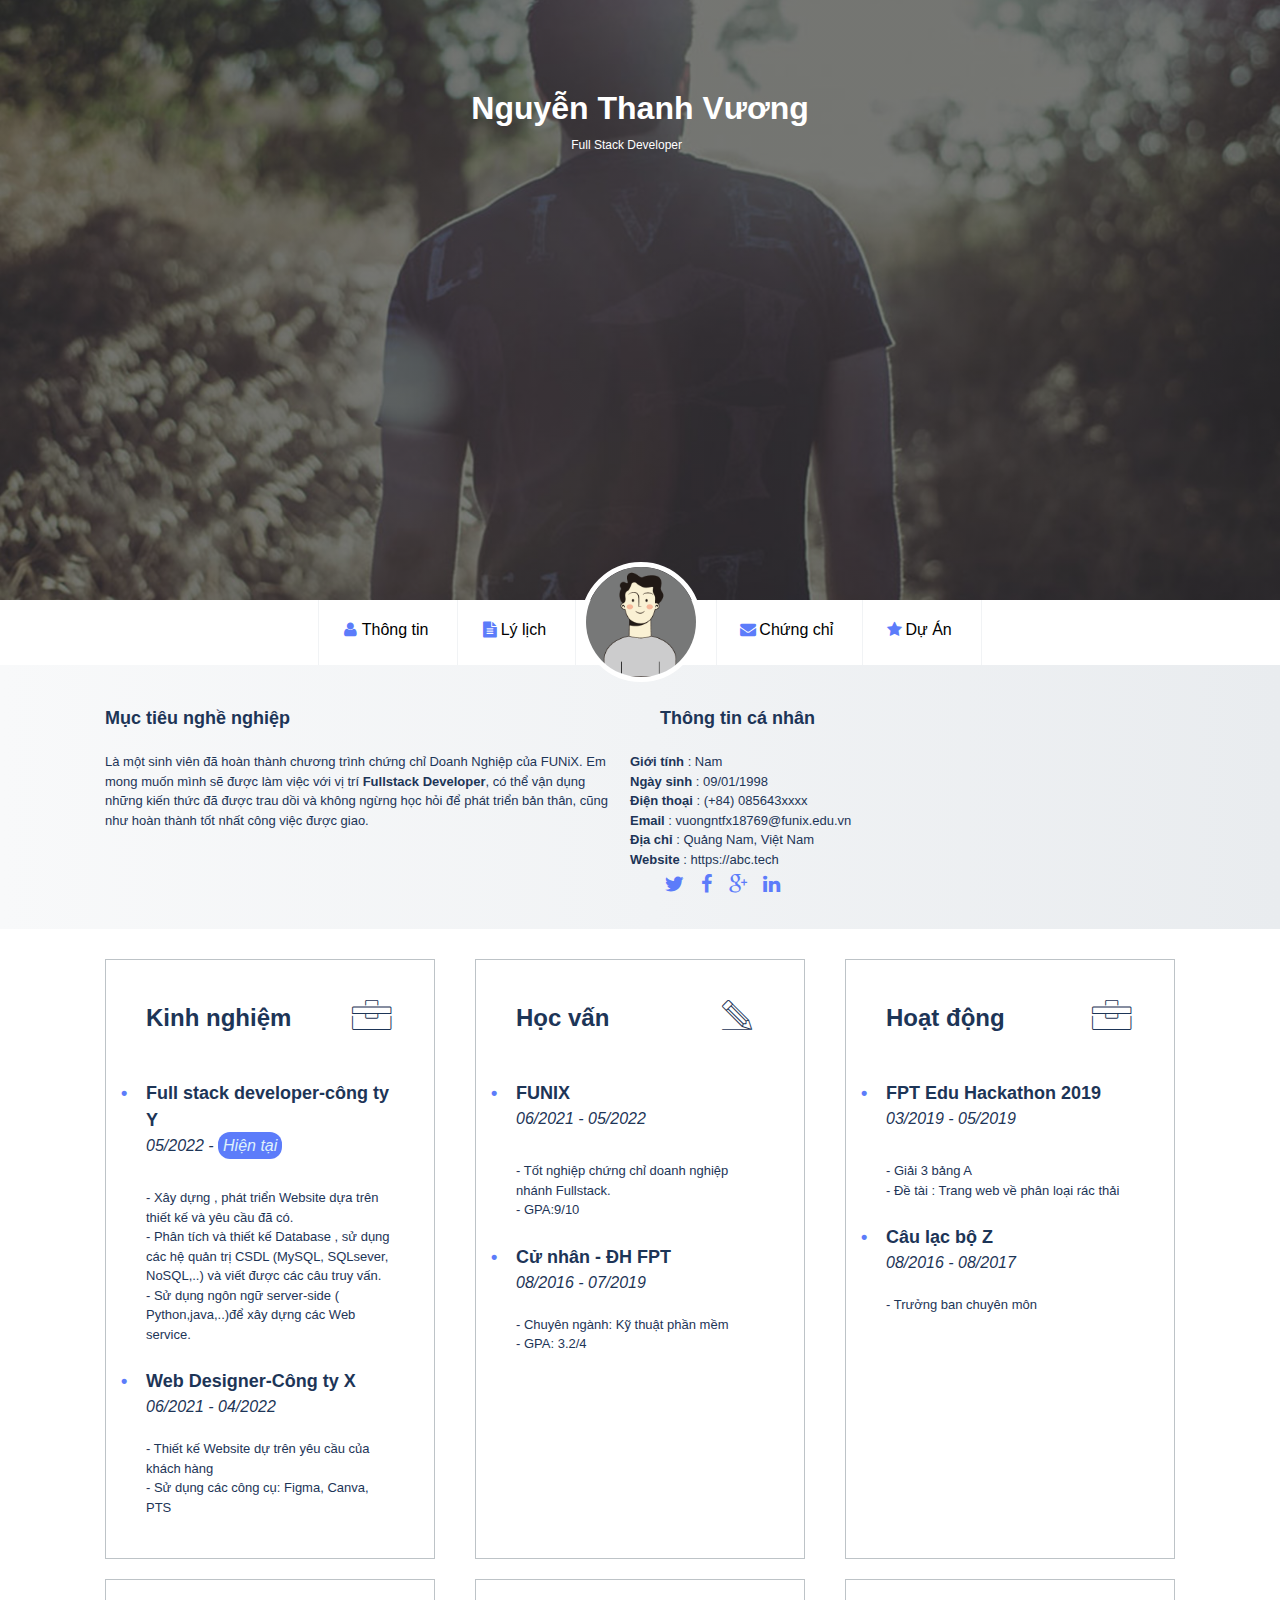
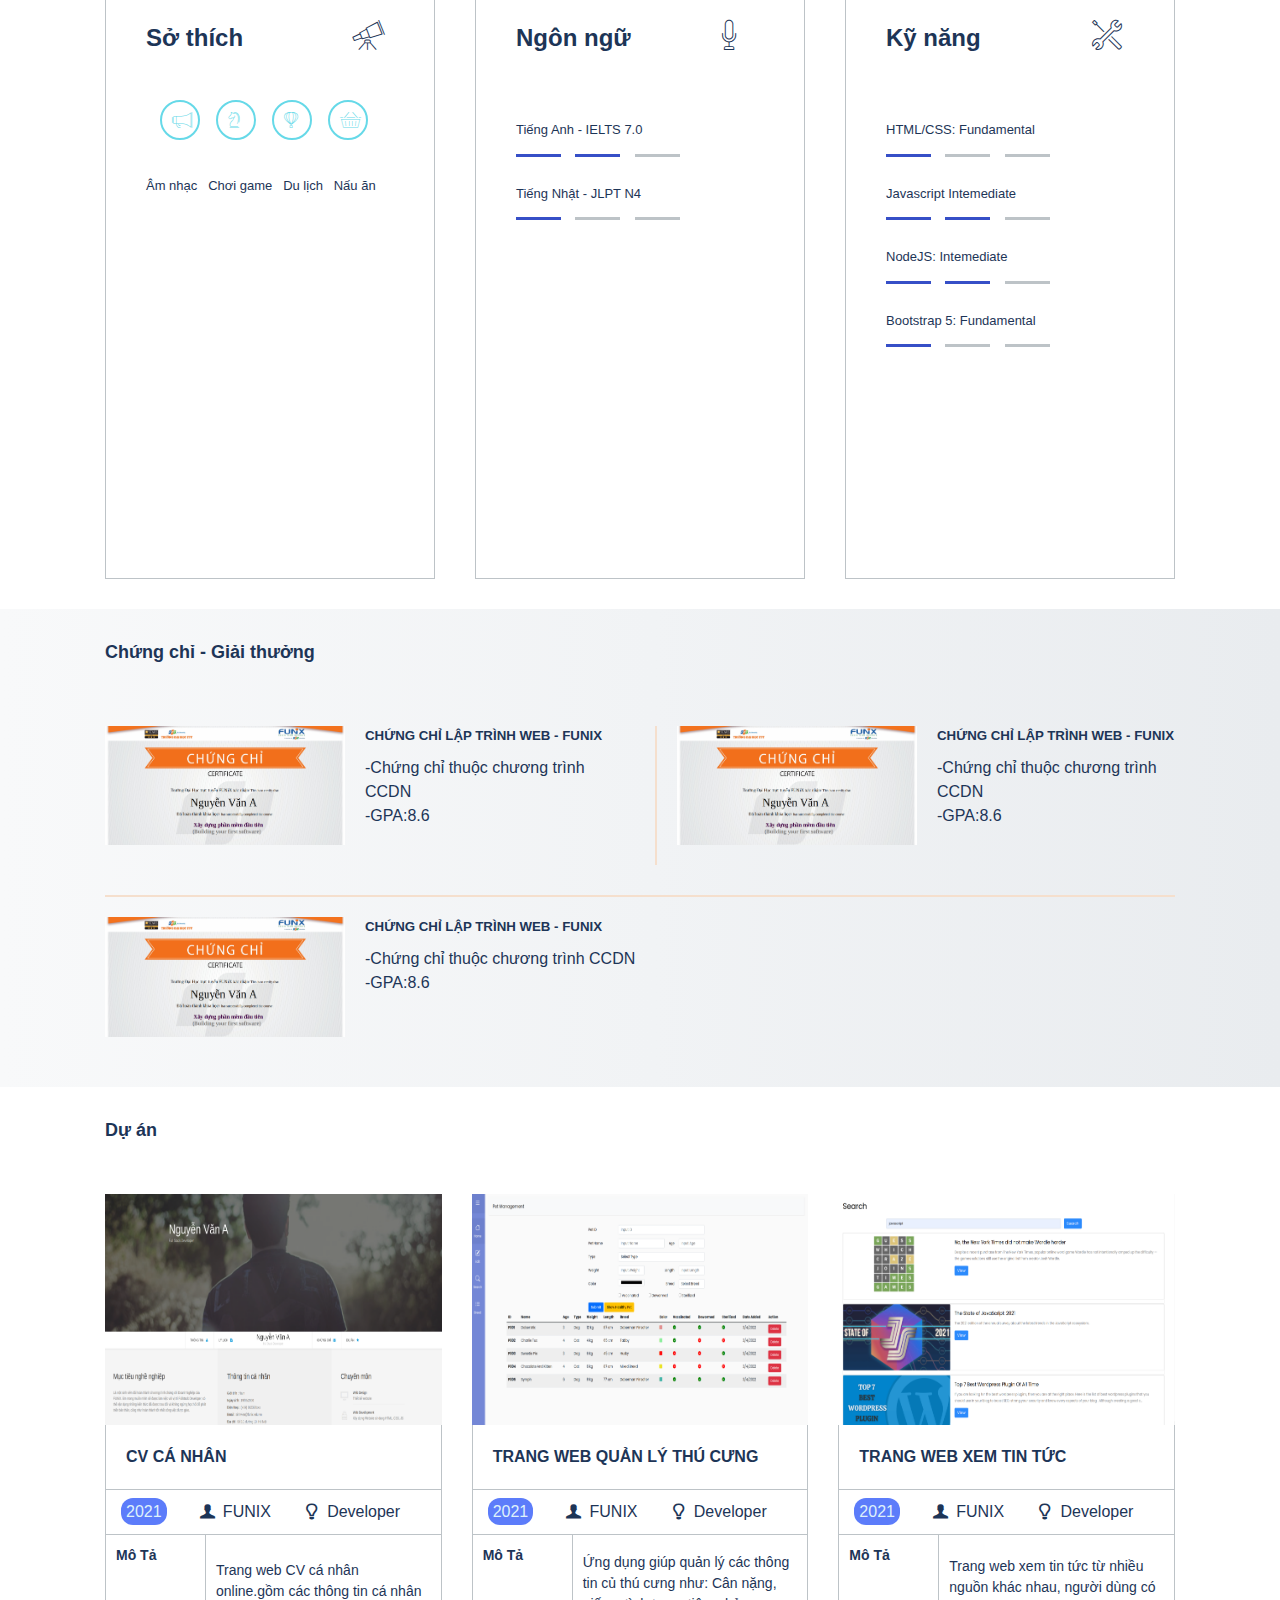
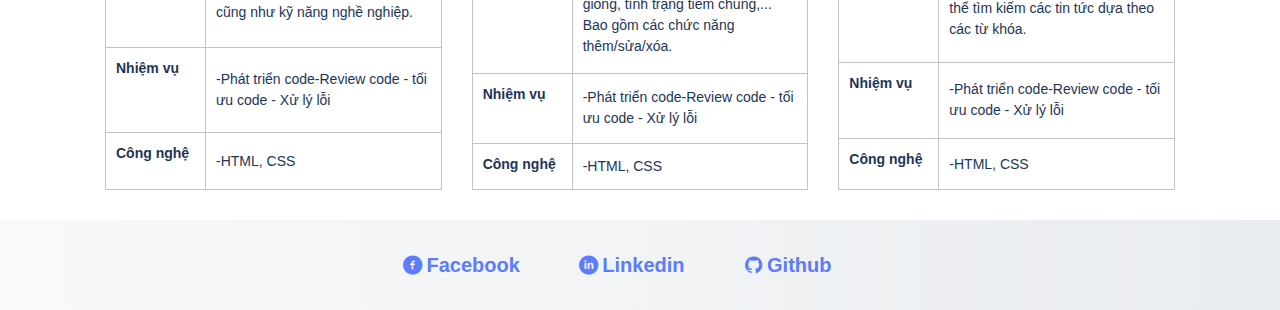
<file: index.html>
<!DOCTYPE html>
<html lang="vi">
  <head>
    <meta charset="UTF-8" />
    <meta http-equiv="X-UA-Compatible" content="IE=edge" />
    <meta name="viewport" content="width=device-width, initial-scale=1.0" />
    <!-- Bootstrap -->
    <link href="https://cdn.jsdelivr.net/npm/bootstrap@5.0.2/dist/css/bootstrap.min.css" rel="stylesheet" integrity="sha384-EVSTQN3/azprG1Anm3QDgpJLIm9Nao0Yz1ztcQTwFspd3yD65VohhpuuCOmLASjC" crossorigin="anonymous">
    <link rel="stylesheet" href="./css/font.css" />
    <!-- tablet and mobile -->
    <link rel="stylesheet" href="./css/laptop.css" />
    <link rel="stylesheet"  href="./css/tablet.css">
    <link rel="stylesheet"  href="./css/mobile.css">
    
    
    <title>Assignment 03</title>
  </head>
  <body>
    <!--phần banner-->
    <div id="banner">
      
      <div class="text-banner">
        <h1>Nguyễn Thanh Vương</h1>
        <span>Full Stack Developer</span>
      </div>
    </div>
<!-- phần menu-->
    <section id="nav-bar">
      
        <div class="nav-menu">
          <a href="digital-cv.html"><i class="icon icon-user"></i>Thông tin &nbsp;</a>
          <a href="digital-cv.html" class="nav-border"><i class="icon icon-doc-text-inv"></i>Lý lịch &nbsp;</a>
        <div class="avatar">
          <img src="images/default-avatar.webp" alt="">
          <!-- <h3>Nguyễn Thanh Vương</h3> -->
          <!-- <p>Full Stack Developer</p> -->
        </div>
        <a href="digital-cv.html"><i class="icon icon-mail-alt"></i>Chứng chỉ &nbsp;</a>
        <a href="digital-cv.html" class="nav-border"><i class="icon icon-star-1"></i>Dự Án &nbsp;</a>
      </div>
    </section>
<!--phần about-->
    <section id="about" class="bg-grey bg-border">
      <div class="container">
        <div id="about-grid">
          <div id="target">
            <h3 class="section-title">Mục tiêu nghề nghiệp</h3>
            <p>
              Là một sinh viên đã hoàn thành chương trình chứng chỉ Doanh Nghiệp
              của FUNiX. Em mong muốn mình sẽ được làm việc với vị trí
              <b>Fullstack Developer</b>, có thể vận dụng những kiến thức đã
              được trau dồi và không ngừng học hỏi để phát triển bản thân, cũng
              như hoàn thành tốt nhất công việc được giao.
            </p>
          </div>
          <div id="personal-info" >
            <h3 class="section-title">Thông tin cá nhân</h3>
            <ul class="mt-40 info">
              <li><span>Giới tính</span> : Nam</li>
              <li><span>Ngày sinh</span> : 09/01/1998</li>
              <li><span>Điện thoại</span> : (+84) 085643xxxx</li>
              <li><span>Email</span> : vuongntfx18769@funix.edu.vn</li>
              <li><span>Địa chỉ</span> : Quảng Nam, Việt Nam</li>
              <li><span>Website</span> : https://abc.tech</li>
            </ul>
              <a href="digital-cv.html"><i class="icon icon-twitter"></i></a>
              <a href="digital-cv.html"><i class="icon icon-facebook"></i></a>
              <a href="digital-cv.html"><i class="icon icon-gplus"></i></a>
              <a href="digital-cv.html"><i class="icon icon-linkedin"></i></a>
            
          </div>
        </div>
      </div>
    </section>
<!--phần hoạt động cá nhân-->
    <section id="job-info">
      <div class="container">
        <!--tạo box 100%-->
        <div class="box-grid" >

          <div class="box-con-grid">
            <h3>Kinh nghiệm</h3>
            <i class="ic-toolbox" style="font-size: 30px"></i>
          </div>
          <!--tạo box 2 -->
          <div class="box-con-grid2">
            <div class="node" >
              <h4 class="job-node">Full stack developer-công ty Y </h4>
              <i>05/2022 -</i> <i class="border">Hiện tại</i>
            </div>
            <div>
              <p> - Xây dựng , phát triển Website dựa trên thiết kế và yêu cầu đã có. <br>
               - Phân tích và thiết kế Database , sử dụng các hệ quản trị CSDL (MySQL, SQLsever, NoSQL,..) và viết được các câu truy vấn.<br>
               - Sử dụng ngôn ngữ server-side ( Python,java,..)để xây dựng các Web service.</P><br>
            </div>
            <div class="node1" >
              <h4 class="job-node">Web Designer-Công ty X</h4>
              <i>06/2021 - 04/2022</i>
              <p>- Thiết kế Website dự trên yêu cầu của khách hàng <br>
              - Sử dụng các công cụ: Figma, Canva, PTS</p>
            </div>
          </div>
        </div>
       
        <div class="box-grid" >
          <div class="box-con-grid">
          <h3>Học vấn</h3>
          <i class="ic-pencil" style="font-size: 30px"></i>
          </div>
          <div class="box-con-grid2">
            <div class="node" >
              <h4 class="job-node">FUNIX</h4>
              <i>06/2021 - 05/2022</i>
            </div>
            <div>
              <p>- Tốt nghiệp chứng chỉ doanh nghiệp nhánh Fullstack.<br>
              - GPA:9/10</p><br>
            </div>
            <div class="node1" >
              <h4 class="job-node">Cử nhân - ĐH FPT</h4>
              <i>08/2016 - 07/2019</i>
              <br><p>- Chuyên ngành: Kỹ thuật phần mềm <br>
              - GPA: 3.2/4</p>
            </div>
          </div>
        </div>
        <div class="box-grid" >
          <div class="box-con-grid">
          <h3>Hoạt động</h3>
          <i class="ic-toolbox" style="font-size: 30px"></i>
          </div>
          <div class="box-con-grid2">
            <div class="node" >
              <h4 class="job-node">FPT Edu Hackathon 2019</h4>
              <i>03/2019 - 05/2019</i>
            </div>
            <div>
              <p>- Giải 3 bảng A <br>
              - Đề tài : Trang web về phân loại rác thải</p><br>
            </div>
            <div class="node1" >
              <h4 class="job-node">Câu lạc bộ Z</h4>
              <i>08/2016 - 08/2017</i>
              <p>- Trưởng ban chuyên môn</p>
            </div>
          </div>
        </div>
        <div class="box-grid" >
          <div class="box-con-grid">
          <h3>Sở thích</h3>
          <i class="ic-telescope" style="font-size: 30px"></i>
          </div>
        <div class="box-con-grid2">
            <div class="icon-st">
              <i class="icon1 ic-megaphone"></i>
              <i class="icon1 ic-strategy"></i>
              <i class="icon1 ic-hotairballoon"></i>
              <i class="icon1 ic-basket"></i>
        </div>

        <p>Âm nhạc &nbsp; Chơi game &nbsp; Du lịch &nbsp; Nấu ăn</p>
            </div>
        </div>
        <div class="box-grid" >
          <div class="box-con-grid">
          <h3>Ngôn ngữ</h3>
          <i class="ic-mic" style="font-size: 30px"></i>
         </div>
         <div class="box-con-grid2">
          <div >
            <p>Tiếng Anh - IELTS 7.0</p>
            <span class="item1"></span> <span class="item1"></span>
            <span class="item2"></span>
       </div>   
       <div >
        <p>Tiếng Nhật - JLPT N4</p>
        <span class="item1"></span> <span class="item2"></span>
        <span class="item2"></span>
       </div>     
      </div>
        </div>
        <div class="box-grid" >
          <div class="box-con-grid">
          <h3>Kỹ năng</h3>
          <i class="ic-tools-2" style="font-size: 30px"></i>
          </div>
          <div class="box-con-grid2">
            <div >
              <p>HTML/CSS: Fundamental</p>
              <span class="item1"></span> <span class="item2"></span>
              <span class="item2"></span>
         </div>  
         <div >
          <p>Javascript Intemediate</p>
          <span class="item1"></span> <span class="item1"></span>
          <span class="item2"></span>
           </div>  
           <div >
           <p>NodeJS: Intemediate</p>
           <span class="item1"></span> <span class="item1"></span>
           <span class="item2"></span>
          </div>  
          <div>
          <p>Bootstrap 5: Fundamental</p>
          <span class="item1"></span> <span class="item2"></span>
          <span class="item2"></span>
        </div>  
        </div>
      </div>
      </div>
    </section>
    <!--phần chứng chỉ-->
    <section id="certificate" class="bg-grey">
      <div class="container">
        <h2 class="section-title">Chứng chỉ - Giải thưởng</h2>
        <div class="cer-grid">
          <div class="cer-content">
            <img 
            src="images/Cert_PRF.png" 
           alt="ảnh chứng chỉ"
            class="cc-img"
            />
            <div class="content">
            <h5 style="margin-bottom: 10px">CHỨNG CHỈ LẬP TRÌNH WEB - FUNIX</h5>
             <P>-Chứng chỉ thuộc chương trình CCDN</P>
             <p>-GPA:8.6</p>
           
            </div>
           </div>
           <div class="cer-content cer-content-2">
            <img 
            src="images/Cert_PRF.png" 
            alt="ảnh chứng chỉ"
            class="cc-img"
            />
            <div class="content">
            <h5 style="margin-bottom: 10px">CHỨNG CHỈ LẬP TRÌNH WEB - FUNIX</h5>
              <P>-Chứng chỉ thuộc chương trình CCDN</P>
              <p>-GPA:8.6</p>
             
            </div>
           </div>
             <div class="cer-content cer-content-3">
              <img 
              src="images/Cert_PRF.png" 
              alt="ảnh chứng chỉ"
              class="cc-img"
              />
              <div class="content">
              <h5 style="margin-bottom: 10px">CHỨNG CHỈ LẬP TRÌNH WEB - FUNIX</h5>
                <P>-Chứng chỉ thuộc chương trình CCDN</P>
                <p>-GPA:8.6</p>
               </div>
               </div>
      </div>
    </section>
    <!--PROJECT-->
    <section id="project">
      <div class="container">
        <h2 class="section-title">Dự án</h2>
        <div class="project-grid">
          <div class="project-flex">
            <img src="images/project_1.png" alt="project"  />
            <div class="project-title"><h4>CV CÁ NHÂN</h4></div>
            <div class="porject-border">
              <span class="border" >2021</span>
              <span ><i class="icon-user-1"></i>
              FUNIX</span>
              <span ><i class=" test icon-lamp"></i>
              Developer</span>
            </div>
            <table  border="1" class="tb-v">
              <tbody class="page">
                <tr>
                  <td>Mô Tả</td>
                  <td>Trang web CV cá nhân online.gồm các
                  thông tin cá nhân cũng như kỹ năng
                  nghề nghiệp.
                  </td>
                </tr>
                <tr>
                  <td>Nhiệm vụ</td>
                  <td>-Phát triển code-Review code -
                  tối ưu code - Xử lý lỗi
                  </td>
                </tr>
                <tr>
                  <td>Công nghệ</td>
                  <td>-HTML, CSS</td>

                </tr>
              </tbody>
            </table>
          </div>
           <div class="project-flex">
            <img src="images/project_2.png" alt="project"  />
            <div class="project-title"><h4>TRANG WEB QUẢN LÝ THÚ CƯNG</h4></div>
            <div class="porject-border">
              <span class="border">2021</span>
              <span ><i class="icon-user-1"></i>
              FUNIX</span>
              <span ><i class="icon-lamp"></i>
              Developer</span>
            </div>
            <table border="1" class="tb-v">
              <tbody class="page">
                <tr>
                  <td>Mô Tả</td>
                  <td >Ứng dụng giúp quản lý các thông tin củ 
                      thú cưng như: Cân nặng, giống, tình
                      trạng tiêm chủng,... Bao gồm các chức
                      năng thêm/sửa/xóa.
                  </td>
                </tr>
                <tr>
                  <td>Nhiệm vụ</td>
                  <td >-Phát triển code-Review code -
                    tối ưu code - Xử lý lỗi
                  </td>
                </tr>
                <tr>
                  <td>Công nghệ</td>
                  <td>-HTML, CSS</td>
                </tr>
              </tbody>
            </table>
           </div>
           <div class="project-flex">
            <img src="images/project_3.png" alt="project" />
            <div class="project-title"><h4>TRANG WEB XEM TIN TỨC</h4></div>
            <div class="porject-border">
              <span class="border" >2021</span>
              <span ><i class="icon-user-1"></i>
              FUNIX</span>
              <span><i class="icon-lamp"></i>
              Developer</span>
            </div>
            <table border="rows"   class="tb-v">
              <tbody class="page">
                <tr >
                  <td>Mô Tả</td>
                  <td>Trang web xem tin tức từ nhiều nguồn
                    khác nhau, người dùng có thể tìm kiếm
                    các tin tức dựa theo các từ khóa.
                  </td>
                </tr>
                <tr>
                  <td>Nhiệm vụ</td>
                  <td>-Phát triển code-Review code -
                    tối ưu code - Xử lý lỗi
                  </td>
                </tr>
                <tr>
                  <td>Công nghệ</td>
                  <td>-HTML, CSS</td>
                </tr>
              </tbody>
            </table>
          </div>
         </div>
      </div>
    </section>
    <!-- footer -->
    <section id="footer" class="bg-grey">
      <div class="container">
        <ul>
          <li><a href="digital-cv.html"><i class=" icon-facebook-circled" ></i>Facebook</a></li>
          <li><a href="digital-cv.html"><i class=" icon-linkedin-circled" ></i>Linkedin</a></li>
          <li><a href="digital-cv.html"><i class=" icon-github-circled" ></i>Github</a></li>
        </ul>
      </div>
    </section>
  </body>
</html>
</file>
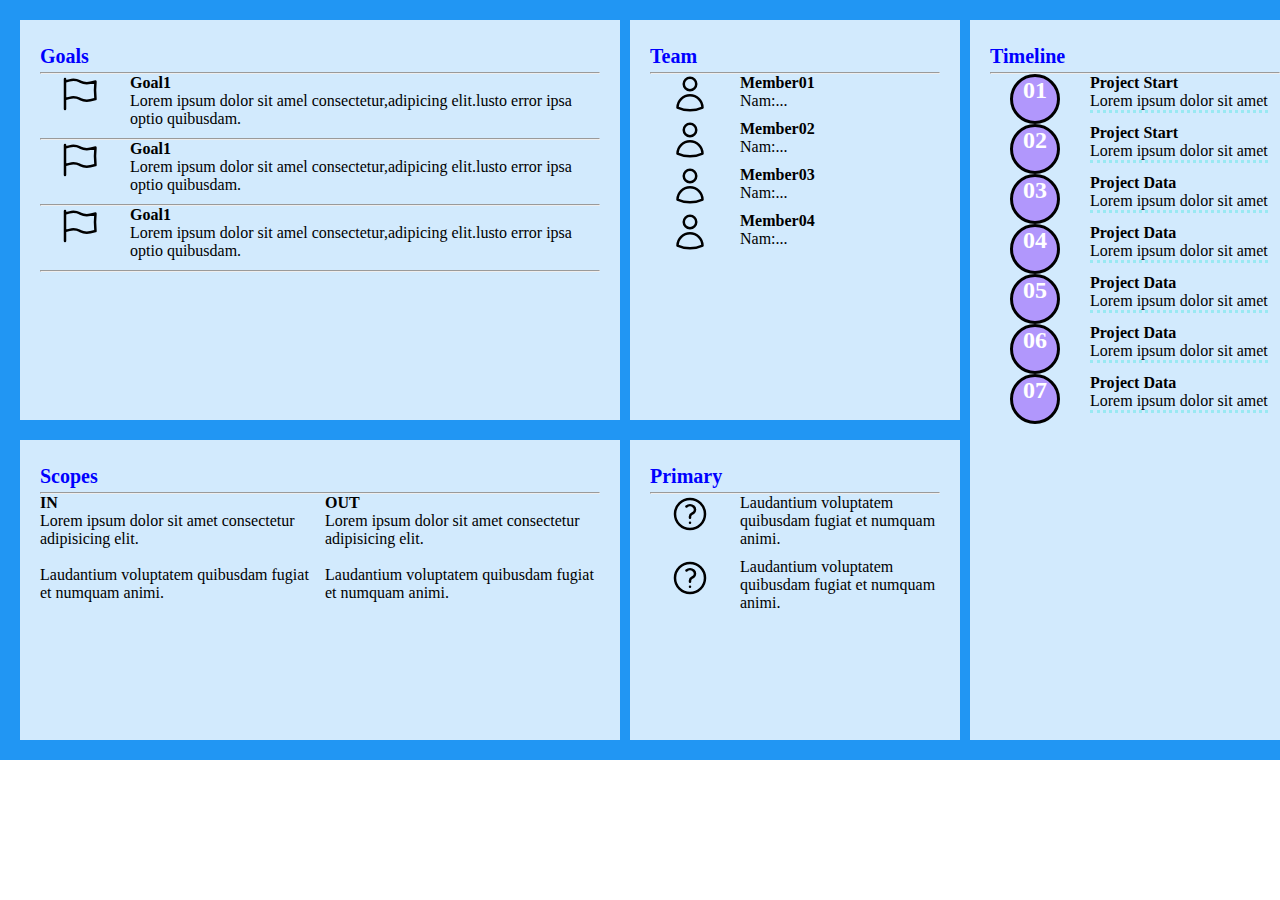
<file: digital-cv.html>
<!DOCTYPE html>
<html lang="en">
  <head>
    <meta charset="UTF-8" />
    <meta http-equiv="X-UA-Compatible" content="IE=edge" />
    <meta name="viewport" content="width=device-width, initial-scale=1.0" />
    <link
      href="https://cdn.jsdelivr.net/npm/bootstrap@5.0.2/dist/css/bootstrap.min.css"
      rel="stylesheet"
      integrity="sha384-EVSTQN3/azprG1Anm3QDgpJLIm9Nao0Yz1ztcQTwFspd3yD65VohhpuuCOmLASjC"
      crossorigin="anonymous"
    />
    <link
      rel="cononical"
      href="https://getbootstrap.com/docs/5.0/example/carousel"
    />
    <title>Project Charter</title>
  </head>
  <style>
    * {
      margin: 0;
      padding: 0;
      box-sizing: border-box;
    }
    .grid-container {
      display: grid;

      gap: 10px;
      background-color: #2196f3;
      padding: 10px;
    }

    .grid-item {
      background-color: rgba(255, 255, 255, 0.8);
      margin-top: 10px;
      padding: 20px;
      font-size: 30px;
    }
    .item1 {
      height: 400px;
      width: 600px;
      margin-left: 10px;
    }
    .item2 {
      width: 330px;
      height: 400px;
    }
    .item3 {
      grid-column: 3;
      grid-row: 1 / span 3;
      height: 720px;
      width: 330px;
    }
    .item4 {
      height: 300px;
      width: 600px;
      margin-left: 10px;
    }
    .item5 {
      width: 330px;
      height: 300px;
    }
    .icon {
      width: 40px;
      height: 40px;
      color: black;
    }
    h1 {
      font-size: 20px;
      color: blue;
      bottom: 10px;
      line-height: 1.6;
      font-weight: bold;
    }
    .text-item {
      display: flex;
      font-size: 16px;
      margin-left: 20px;
    }
    .text-item span {
      font-weight: bold;
      margin-left: 30px;
    }
    .text-item p {
      margin-left: 30px;
      margin-bottom: 10px;
    }
    .hr-item {
      margin-top: 0px;
    }
    .p-border {
      border-bottom: dotted;
      border-color: #99e9f2;
    }
    .text-item h2 {
      width: 50px;
      height: 50px;
      background-color: #b197fc;
      border-radius: 50%;
      border: 3px solid black;
      text-align: center;
      color: #fff;
    }
    .grid-scopes {
      display: grid;
      grid-template-columns: repeat(2, 1fr);
      gap: 10px;
    }
    .text2-item {
      font-size: 16px;
    }
    .text2-item span {
      margin-bottom: 20px;
    }
    /* mobile */
    @media (min-width: 576px) and (max-width: 767px) {
      .grid-container {
        display: block;
      }
      .text-item {
        display: block;
      }
      .icon-item {
        text-align: center;
      }
      .item1,
      .item2 {
        height: 600px;
        width: 330px;
        margin-left: 130px;
      }
      .item3 {
        height: 950px;
        width: 330px;
        margin-left: 130px;
      }
      .item4 {
        height: 500px;
        width: 330px;
        margin-left: 130px;
      }
      .item5 {
        height: 400px;
        width: 330px;
        margin-left: 130px;
      }
      .text-font {
        margin-left: -30px;
      }

      .grid-scopes {
        display: block;
      }
      .text2-item {
        margin-top: 30px;
      }
    }
    /* tablet */
    @media (min-width: 768px) and (max-width: 992px) {
      .grid-container {
        display: block;
      }
      .text-item {
        display: block;
      }
      .icon-item {
        text-align: center;
      }
      .item1,
      .item2 {
        height: 600px;
        width: 700px;
        margin-left: 20px;
      }
      .item3 {
        height: 950px;
        width: 700px;
        margin-left: 20px;
      }
      .item4 {
        height: 420px;
        width: 700px;
        margin-left: 20px;
      }
      .item5 {
        height: 300px;
        width: 700px;
        margin-left: 20px;
      }
      .text-font {
        margin-left: -30px;
      }

      .grid-scopes {
        display: block;
      }
      .text2-item {
        margin-top: 30px;
      }
    }
  </style>
  <body>
    <section>
      <div class="grid-container">
        <div class="grid-item item1">
          <h1>Goals</h1>
          <hr />
          <div class="text-item">
            <div class="icon-item">
              <svg
                xmlns="http://www.w3.org/2000/svg"
                fill="none"
                viewBox="0 0 24 24"
                stroke-width="1.5"
                stroke="currentColor"
                class="icon"
              >
                <path
                  stroke-linecap="round"
                  stroke-linejoin="round"
                  d="M3 3v1.5M3 21v-6m0 0l2.77-.693a9 9 0 016.208.682l.108.054a9 9 0 006.086.71l3.114-.732a48.524 48.524 0 01-.005-10.499l-3.11.732a9 9 0 01-6.085-.711l-.108-.054a9 9 0 00-6.208-.682L3 4.5M3 15V4.5"
                />
              </svg>
            </div>
            <div>
              <span>Goal1</span>

              <p>
                Lorem ipsum dolor sit amel consectetur,adipicing elit.lusto
                error ipsa optio quibusdam.
              </p>
            </div>
          </div>
          <hr class="hr-item" />
          <div class="text-item">
            <div class="icon-item">
              <svg
                xmlns="http://www.w3.org/2000/svg"
                fill="none"
                viewBox="0 0 24 24"
                stroke-width="1.5"
                stroke="currentColor"
                class="icon"
              >
                <path
                  stroke-linecap="round"
                  stroke-linejoin="round"
                  d="M3 3v1.5M3 21v-6m0 0l2.77-.693a9 9 0 016.208.682l.108.054a9 9 0 006.086.71l3.114-.732a48.524 48.524 0 01-.005-10.499l-3.11.732a9 9 0 01-6.085-.711l-.108-.054a9 9 0 00-6.208-.682L3 4.5M3 15V4.5"
                />
              </svg>
            </div>
            <div>
              <span>Goal1</span>

              <p>
                Lorem ipsum dolor sit amel consectetur,adipicing elit.lusto
                error ipsa optio quibusdam.
              </p>
            </div>
          </div>
          <hr class="hr-item" />
          <div class="text-item">
            <div class="icon-item">
              <svg
                xmlns="http://www.w3.org/2000/svg"
                fill="none"
                viewBox="0 0 24 24"
                stroke-width="1.5"
                stroke="currentColor"
                class="icon"
              >
                <path
                  stroke-linecap="round"
                  stroke-linejoin="round"
                  d="M3 3v1.5M3 21v-6m0 0l2.77-.693a9 9 0 016.208.682l.108.054a9 9 0 006.086.71l3.114-.732a48.524 48.524 0 01-.005-10.499l-3.11.732a9 9 0 01-6.085-.711l-.108-.054a9 9 0 00-6.208-.682L3 4.5M3 15V4.5"
                />
              </svg>
            </div>
            <div>
              <span>Goal1</span>

              <p>
                Lorem ipsum dolor sit amel consectetur,adipicing elit.lusto
                error ipsa optio quibusdam.
              </p>
            </div>
          </div>
          <hr class="hr-item" />
        </div>
        <div class="grid-item item2">
          <h1>Team</h1>
          <hr />
          <div class="text-item">
            <div class="icon-item">
              <svg
                xmlns="http://www.w3.org/2000/svg"
                fill="none"
                viewBox="0 0 24 24"
                stroke-width="1.5"
                stroke="currentColor"
                class="icon"
              >
                <path
                  stroke-linecap="round"
                  stroke-linejoin="round"
                  d="M15.75 6a3.75 3.75 0 11-7.5 0 3.75 3.75 0 017.5 0zM4.501 20.118a7.5 7.5 0 0114.998 0A17.933 17.933 0 0112 21.75c-2.676 0-5.216-.584-7.499-1.632z"
                />
              </svg>
            </div>
            <div>
              <span>Member01</span>

              <p>Nam:...</p>
            </div>
          </div>
          <div class="text-item">
            <div class="icon-item">
              <svg
                xmlns="http://www.w3.org/2000/svg"
                fill="none"
                viewBox="0 0 24 24"
                stroke-width="1.5"
                stroke="currentColor"
                class="icon"
              >
                <path
                  stroke-linecap="round"
                  stroke-linejoin="round"
                  d="M15.75 6a3.75 3.75 0 11-7.5 0 3.75 3.75 0 017.5 0zM4.501 20.118a7.5 7.5 0 0114.998 0A17.933 17.933 0 0112 21.75c-2.676 0-5.216-.584-7.499-1.632z"
                />
              </svg>
            </div>
            <div>
              <span>Member02</span>

              <p>Nam:...</p>
            </div>
          </div>
          <div class="text-item">
            <div class="icon-item">
              <svg
                xmlns="http://www.w3.org/2000/svg"
                fill="none"
                viewBox="0 0 24 24"
                stroke-width="1.5"
                stroke="currentColor"
                class="icon"
              >
                <path
                  stroke-linecap="round"
                  stroke-linejoin="round"
                  d="M15.75 6a3.75 3.75 0 11-7.5 0 3.75 3.75 0 017.5 0zM4.501 20.118a7.5 7.5 0 0114.998 0A17.933 17.933 0 0112 21.75c-2.676 0-5.216-.584-7.499-1.632z"
                />
              </svg>
            </div>

            <div>
              <span>Member03</span>

              <p>Nam:...</p>
            </div>
          </div>
          <div class="text-item">
            <div class="icon-item">
              <svg
                xmlns="http://www.w3.org/2000/svg"
                fill="none"
                viewBox="0 0 24 24"
                stroke-width="1.5"
                stroke="currentColor"
                class="icon"
              >
                <path
                  stroke-linecap="round"
                  stroke-linejoin="round"
                  d="M15.75 6a3.75 3.75 0 11-7.5 0 3.75 3.75 0 017.5 0zM4.501 20.118a7.5 7.5 0 0114.998 0A17.933 17.933 0 0112 21.75c-2.676 0-5.216-.584-7.499-1.632z"
                />
              </svg>
            </div>

            <div>
              <span>Member04</span>

              <p>Nam:...</p>
            </div>
          </div>
        </div>
        <!-- teamline -->
        <div class="grid-item item3">
          <h1>Timeline</h1>
          <hr />
          <div class="text-item">
            <h2>01</h2>
            <div class="text-font">
              <span>Project Start</span>

              <p class="p-border">Lorem ipsum dolor sit amet</p>
            </div>
          </div>
          <div class="text-item">
            <h2>02</h2>
            <div class="text-font">
              <span>Project Start</span>

              <p class="p-border">Lorem ipsum dolor sit amet</p>
            </div>
          </div>
          <div class="text-item">
            <h2>03</h2>
            <div class="text-font">
              <span>Project Data</span>

              <p class="p-border">Lorem ipsum dolor sit amet</p>
            </div>
          </div>
          <div class="text-item">
            <h2>04</h2>
            <div class="text-font">
              <span>Project Data</span>

              <p class="p-border">Lorem ipsum dolor sit amet</p>
            </div>
          </div>
          <div class="text-item">
            <h2>05</h2>
            <div class="text-font">
              <span>Project Data</span>

              <p class="p-border">Lorem ipsum dolor sit amet</p>
            </div>
          </div>
          <div class="text-item">
            <h2>06</h2>
            <div class="text-font">
              <span>Project Data</span>

              <p class="p-border">Lorem ipsum dolor sit amet</p>
            </div>
          </div>
          <div class="text-item">
            <h2>07</h2>
            <div class="text-font">
              <span>Project Data</span>

              <p class="p-border">Lorem ipsum dolor sit amet</p>
            </div>
          </div>
        </div>
        <!-- scopes -->
        <div class="grid-item item4">
          <h1>Scopes</h1>
          <hr />
          <div class="grid-scopes">
            <div class="text2-item">
              <h4>IN</h4>
              <span
                >Lorem ipsum dolor sit amet consectetur adipisicing elit.<br />
              </span>
              <br />
              <span
                >Laudantium voluptatem quibusdam fugiat et numquam animi.</span
              >
            </div>
            <div class="text2-item">
              <h4>OUT</h4>
              <span
                >Lorem ipsum dolor sit amet consectetur adipisicing elit.<br />
              </span>
              <br />
              <span
                >Laudantium voluptatem quibusdam fugiat et numquam animi.</span
              >
            </div>
          </div>
        </div>
        <div class="grid-item item5">
          <h1>Primary</h1>
          <hr />
          <div class="text-item">
            <div class="icon-item">
              <svg
                xmlns="http://www.w3.org/2000/svg"
                fill="none"
                viewBox="0 0 24 24"
                stroke-width="1.5"
                stroke="currentColor"
                class="icon"
              >
                <path
                  stroke-linecap="round"
                  stroke-linejoin="round"
                  d="M9.879 7.519c1.171-1.025 3.071-1.025 4.242 0 1.172 1.025 1.172 2.687 0 3.712-.203.179-.43.326-.67.442-.745.361-1.45.999-1.45 1.827v.75M21 12a9 9 0 11-18 0 9 9 0 0118 0zm-9 5.25h.008v.008H12v-.008z"
                />
              </svg>
            </div>
            <div>
              <p>Laudantium voluptatem quibusdam fugiat et numquam animi.</p>
            </div>
          </div>
          <div class="text-item">
            <div class="icon-item">
              <svg
                xmlns="http://www.w3.org/2000/svg"
                fill="none"
                viewBox="0 0 24 24"
                stroke-width="1.5"
                stroke="currentColor"
                class="icon"
              >
                <path
                  stroke-linecap="round"
                  stroke-linejoin="round"
                  d="M9.879 7.519c1.171-1.025 3.071-1.025 4.242 0 1.172 1.025 1.172 2.687 0 3.712-.203.179-.43.326-.67.442-.745.361-1.45.999-1.45 1.827v.75M21 12a9 9 0 11-18 0 9 9 0 0118 0zm-9 5.25h.008v.008H12v-.008z"
                />
              </svg>
            </div>
            <div>
              <p>Laudantium voluptatem quibusdam fugiat et numquam animi.</p>
            </div>
          </div>
        </div>
      </div>
    </section>
  </body>
</html>
</file>
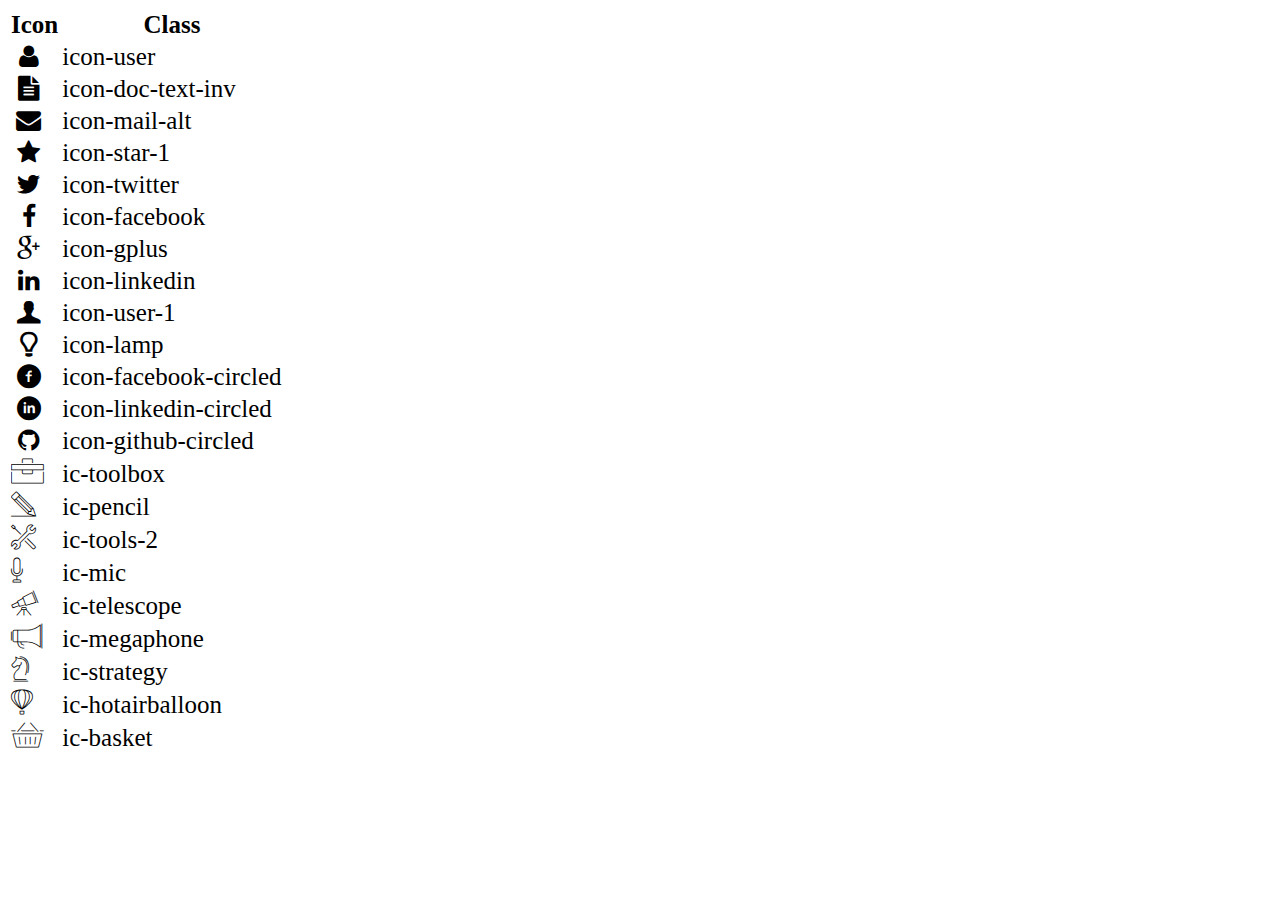
<file: icon-list.html>
<!DOCTYPE html>
<html lang="en">

<head>
    <meta charset="UTF-8">
    <meta http-equiv="X-UA-Compatible" content="IE=edge">
    <meta name="viewport" content="width=device-width, initial-scale=1.0">
    <link rel="stylesheet" href="css/font.css">
    <title>Icon List</title>
</head>

<body>
    <table style="font-size: 25px;">
        <thead>
            <tr>
                <th>Icon</th>
                <th>Class</th>
            </tr>
        </thead>
        <tbody>
            <tr>
                <td><i class="icon-user"></i></td>
                <td>icon-user</td>
            </tr>
            <tr>
                <td><i class="icon-doc-text-inv"></i></td>
                <td>icon-doc-text-inv</td>
            </tr>
            <tr>
                <td><i class="icon-mail-alt"></i></td>
                <td>icon-mail-alt</td>
            </tr>
            <tr>
                <td><i class="icon-star-1"></i></td>
                <td>icon-star-1</td>
            </tr>
            <tr>
                <td><i class="icon-twitter"></i></td>
                <td>icon-twitter</td>
            </tr>
            <tr>
                <td><i class="icon-facebook"></i></td>
                <td>icon-facebook</td>
            </tr>
            <tr>
                <td><i class="icon-gplus"></i></td>
                <td>icon-gplus</td>
            </tr>
            <tr>
                <td><i class="icon-linkedin"></i></td>
                <td>icon-linkedin</td>
            </tr>
            <tr>
                <td><i class="icon-user-1"></i></td>
                <td>icon-user-1</td>
            </tr>
            <tr>
                <td><i class="icon-lamp"></i></td>
                <td>icon-lamp</td>
            </tr>
            <tr>
                <td><i class="icon-facebook-circled"></i></td>
                <td>icon-facebook-circled</td>
            </tr>
            <tr>
                <td><i class="icon-linkedin-circled"></i></td>
                <td>icon-linkedin-circled</td>
            </tr>
            <tr>
                <td><i class="icon-github-circled"></i></td>
                <td>icon-github-circled</td>
            </tr>
            <tr>
                <td><i class="ic-toolbox"></i></td>
                <td>ic-toolbox</td>
            </tr>
            <tr>
                <td><i class="ic-pencil"></i></td>
                <td>ic-pencil</td>
            </tr>
            <tr>
                <td><i class="ic-tools-2"></i></td>
                <td>ic-tools-2</td>
            </tr>

            <tr>
                <td><i class="ic-mic"></i></td>
                <td>ic-mic</td>
            </tr>
            <tr>
                <td><i class="ic-telescope"></i></td>
                <td>ic-telescope</td>
            </tr>
            <tr>
                <td><i class="ic-megaphone"></i></td>
                <td>ic-megaphone</td>
            </tr>
            <tr>
                <td><i class="ic-strategy"></i></td>
                <td>ic-strategy</td>
            </tr>
            <tr>
                <td><i class="ic-hotairballoon"></i></td>
                <td>ic-hotairballoon</td>
            </tr>
            <tr>
                <td><i class="ic-basket"></i></td>
                <td>ic-basket</td>
            </tr>
            <tr><td><i class="fa-solid fa-flag"></i></td></i></tr>
        </tbody>
    </table>
</body>

</html>
</file>
<file: css/font.css>
@font-face {
	font-family: 'open_sanslight';
	src: url('../fonts/OpenSans-Light-webfont.eot');
	src: url('../fonts/OpenSans-Light-webfont.eot#iefix') format('embedded-opentype'),
		url('../fonts/OpenSans-Light-webfont.woff') format('woff'),
		url('../fonts/OpenSans-Light-webfont.ttf') format('truetype'),
		url('../fonts/OpenSans-Light-webfont.svg#open_sanslight') format('svg');
	font-weight: normal;
	font-style: normal;

}

@font-face {
	font-family: 'open_sansitalic';
	src: url('../fonts/OpenSans-Italic-webfont.eot');
	src: url('../fonts/OpenSans-Italic-webfont.eot#iefix') format('embedded-opentype'),
		url('../fonts/OpenSans-Italic-webfont.woff') format('woff'),
		url('../fonts/OpenSans-Italic-webfont.ttf') format('truetype'),
		url('../fonts/OpenSans-Italic-webfont.svg#open_sansitalic') format('svg');
	font-weight: normal;
	font-style: normal;

}

@font-face {
	font-family: 'open_sanssemibold';
	src: url('../fonts/OpenSans-Semibold-webfont.eot');
	src: url('../fonts/OpenSans-Semibold-webfont.eot#iefix') format('embedded-opentype'),
		url('../fonts/OpenSans-Semibold-webfont.woff') format('woff'),
		url('../fonts/OpenSans-Semibold-webfont.ttf') format('truetype'),
		url('../fonts/OpenSans-Semibold-webfont.svg#open_sanssemibold') format('svg');
	font-weight: normal;
	font-style: normal;

}


@font-face {
	font-family: 'open_sanslight_italic';
	src: url('../fonts/OpenSans-LightItalic-webfont.eot');
	src: url('../fonts/OpenSans-LightItalic-webfont.eot#iefix') format('embedded-opentype'),
		url('../fonts/OpenSans-LightItalic-webfont.woff') format('woff'),
		url('../fonts/OpenSans-LightItalic-webfont.ttf') format('truetype'),
		url('../fonts/OpenSans-LightItalic-webfont.svg#open_sanslight_italic') format('svg');
	font-weight: normal;
	font-style: normal;

}

@font-face {
	font-family: 'open_sansregular';
	src: url('../fonts/OpenSans-Regular-webfont.eot');
	src: url('../fonts/OpenSans-Regular-webfont.eot#iefix') format('embedded-opentype'),
		url('../fonts/OpenSans-Regular-webfont.woff') format('woff'),
		url('../fonts/OpenSans-Regular-webfont.ttf') format('truetype'),
		url('../fonts/OpenSans-Regular-webfont.svg#open_sansregular') format('svg');
	font-weight: normal;
	font-style: normal;

}


@font-face {
	font-family: 'fontello';
	src: url('../fonts/fontello.eot');
	src: url('../fonts/fontello.eot#iefix') format('embedded-opentype'),
		url('../fonts/fontello.woff') format('woff'),
		url('../fonts/fontello.ttf') format('truetype'),
		url('../fonts/fontello.svg#fontello') format('svg');
	font-weight: normal;
	font-style: normal;
}

[class^="icon-"]:before,
[class*=" icon-"]:before {
	font-family: "fontello";
	font-style: normal;
	font-weight: normal;
	speak: none;

	display: inline-block;
	text-decoration: inherit;
	width: 1em;
	margin-right: .2em;
	text-align: center;
	/* opacity: .8; */

	/* For safety - reset parent styles, that can break glyph codes*/
	font-variant: normal;
	text-transform: none;

	/* fix buttons height, for twitter bootstrap */
	line-height: 1em;

	/* Animation center compensation - margins should be symmetric */
	/* remove if not needed */
	margin-left: .2em;

	/* you can be more comfortable with increased icons size */
	/* font-size: 120%; */

	/* Font smoothing. That was taken from TWBS */
	-webkit-font-smoothing: antialiased;
	-moz-osx-font-smoothing: grayscale;

	/* Uncomment for 3D effect */
	/* text-shadow: 1px 1px 1px rgba(127, 127, 127, 0.3); */
}

.icon-emo-happy:before {
	content: '\e800';
}

/* '' */
.icon-emo-wink:before {
	content: '\e801';
}

/* '' */
.icon-emo-wink2:before {
	content: '\e802';
}

/* '' */
.icon-emo-unhappy:before {
	content: '\e803';
}

/* '' */
.icon-emo-sleep:before {
	content: '\e804';
}

/* '' */
.icon-emo-thumbsup:before {
	content: '\e805';
}

/* '' */
.icon-emo-devil:before {
	content: '\e806';
}

/* '' */
.icon-emo-surprised:before {
	content: '\e807';
}

/* '' */
.icon-emo-tongue:before {
	content: '\e808';
}

/* '' */
.icon-emo-coffee:before {
	content: '\e809';
}

/* '' */
.icon-emo-sunglasses:before {
	content: '\e80a';
}

/* '' */
.icon-emo-displeased:before {
	content: '\e80b';
}

/* '' */
.icon-emo-beer:before {
	content: '\e80c';
}

/* '' */
.icon-emo-grin:before {
	content: '\e80d';
}

/* '' */
.icon-emo-angry:before {
	content: '\e80e';
}

/* '' */
.icon-emo-saint:before {
	content: '\e80f';
}

/* '' */
.icon-emo-cry:before {
	content: '\e810';
}

/* '' */
.icon-emo-shoot:before {
	content: '\e811';
}

/* '' */
.icon-emo-squint:before {
	content: '\e812';
}

/* '' */
.icon-emo-laugh:before {
	content: '\e813';
}

/* '' */
.icon-spin1:before {
	content: '\e814';
}

/* '' */
.icon-spin2:before {
	content: '\e815';
}

/* '' */
.icon-spin3:before {
	content: '\e816';
}

/* '' */
.icon-spin4:before {
	content: '\e817';
}

/* '' */
.icon-spin5:before {
	content: '\e818';
}

/* '' */
.icon-spin6:before {
	content: '\e819';
}

/* '' */
.icon-firefox:before {
	content: '\e81a';
}

/* '' */
.icon-chrome:before {
	content: '\e81b';
}

/* '' */
.icon-opera:before {
	content: '\e81c';
}

/* '' */
.icon-ie:before {
	content: '\e81d';
}

/* '' */
.icon-crown:before {
	content: '\e81e';
}

/* '' */
.icon-crown-plus:before {
	content: '\e81f';
}

/* '' */
.icon-crown-minus:before {
	content: '\e820';
}

/* '' */
.icon-marquee:before {
	content: '\e821';
}

/* '' */
.icon-glass:before {
	content: '\e822';
}

/* '' */
.icon-music:before {
	content: '\e823';
}

/* '' */
.icon-search:before {
	content: '\e824';
}

/* '' */
.icon-mail:before {
	content: '\e825';
}

/* '' */
.icon-mail-alt:before {
	content: '\e826';
}

/* '' */
.icon-mail-squared:before {
	content: '\e827';
}

/* '' */
.icon-heart:before {
	content: '\e828';
}

/* '' */
.icon-heart-empty:before {
	content: '\e829';
}

/* '' */
.icon-star-1:before {
	content: '\e82a';
}

/* '' */
.icon-star-empty-1:before {
	content: '\e82b';
}

/* '' */
.icon-star-half:before {
	content: '\e82c';
}

/* '' */
.icon-star-half-alt:before {
	content: '\e82d';
}

/* '' */
.icon-user:before {
	content: '\e82e';
}

/* '' */
.icon-user-plus:before {
	content: '\e82f';
}

/* '' */
.icon-user-times:before {
	content: '\e830';
}

/* '' */
.icon-users:before {
	content: '\e831';
}

/* '' */
.icon-male:before {
	content: '\e832';
}

/* '' */
.icon-female:before {
	content: '\e833';
}

/* '' */
.icon-child:before {
	content: '\e834';
}

/* '' */
.icon-user-secret:before {
	content: '\e835';
}

/* '' */
.icon-video:before {
	content: '\e836';
}

/* '' */
.icon-videocam:before {
	content: '\e837';
}

/* '' */
.icon-picture:before {
	content: '\e838';
}

/* '' */
.icon-camera:before {
	content: '\e839';
}

/* '' */
.icon-camera-alt:before {
	content: '\e83a';
}

/* '' */
.icon-th-large:before {
	content: '\e83b';
}

/* '' */
.icon-th:before {
	content: '\e83c';
}

/* '' */
.icon-th-list:before {
	content: '\e83d';
}

/* '' */
.icon-ok:before {
	content: '\e83e';
}

/* '' */
.icon-ok-circled:before {
	content: '\e83f';
}

/* '' */
.icon-ok-circled2:before {
	content: '\e840';
}

/* '' */
.icon-ok-squared:before {
	content: '\e841';
}

/* '' */
.icon-cancel:before {
	content: '\e842';
}

/* '' */
.icon-cancel-circled:before {
	content: '\e843';
}

/* '' */
.icon-cancel-circled2:before {
	content: '\e844';
}

/* '' */
.icon-plus:before {
	content: '\e845';
}

/* '' */
.icon-plus-circled:before {
	content: '\e846';
}

/* '' */
.icon-plus-squared:before {
	content: '\e847';
}

/* '' */
.icon-plus-squared-alt:before {
	content: '\e848';
}

/* '' */
.icon-minus:before {
	content: '\e849';
}

/* '' */
.icon-minus-circled:before {
	content: '\e84a';
}

/* '' */
.icon-minus-squared:before {
	content: '\e84b';
}

/* '' */
.icon-minus-squared-alt:before {
	content: '\e84c';
}

/* '' */
.icon-help:before {
	content: '\e84d';
}

/* '' */
.icon-help-circled:before {
	content: '\e84e';
}

/* '' */
.icon-info-circled:before {
	content: '\e84f';
}

/* '' */
.icon-info:before {
	content: '\e850';
}

/* '' */
.icon-home:before {
	content: '\e851';
}

/* '' */
.icon-link:before {
	content: '\e852';
}

/* '' */
.icon-unlink:before {
	content: '\e853';
}

/* '' */
.icon-link-ext:before {
	content: '\e854';
}

/* '' */
.icon-link-ext-alt:before {
	content: '\e855';
}

/* '' */
.icon-attach:before {
	content: '\e856';
}

/* '' */
.icon-lock:before {
	content: '\e857';
}

/* '' */
.icon-lock-open:before {
	content: '\e858';
}

/* '' */
.icon-lock-open-alt:before {
	content: '\e859';
}

/* '' */
.icon-pin:before {
	content: '\e85a';
}

/* '' */
.icon-eye:before {
	content: '\e85b';
}

/* '' */
.icon-eye-off:before {
	content: '\e85c';
}

/* '' */
.icon-tag-1:before {
	content: '\e85d';
}

/* '' */
.icon-tags:before {
	content: '\e85e';
}

/* '' */
.icon-bookmark:before {
	content: '\e85f';
}

/* '' */
.icon-bookmark-empty:before {
	content: '\e860';
}

/* '' */
.icon-flag:before {
	content: '\e861';
}

/* '' */
.icon-flag-empty:before {
	content: '\e862';
}

/* '' */
.icon-flag-checkered:before {
	content: '\e863';
}

/* '' */
.icon-thumbs-up:before {
	content: '\e864';
}

/* '' */
.icon-thumbs-down:before {
	content: '\e865';
}

/* '' */
.icon-thumbs-up-alt:before {
	content: '\e866';
}

/* '' */
.icon-thumbs-down-alt:before {
	content: '\e867';
}

/* '' */
.icon-download:before {
	content: '\e868';
}

/* '' */
.icon-upload:before {
	content: '\e869';
}

/* '' */
.icon-download-cloud:before {
	content: '\e86a';
}

/* '' */
.icon-upload-cloud:before {
	content: '\e86b';
}

/* '' */
.icon-reply:before {
	content: '\e86c';
}

/* '' */
.icon-reply-all:before {
	content: '\e86d';
}

/* '' */
.icon-forward:before {
	content: '\e86e';
}

/* '' */
.icon-quote-left:before {
	content: '\e86f';
}

/* '' */
.icon-quote-right:before {
	content: '\e870';
}

/* '' */
.icon-code:before {
	content: '\e871';
}

/* '' */
.icon-export:before {
	content: '\e872';
}

/* '' */
.icon-export-alt:before {
	content: '\e873';
}

/* '' */
.icon-share:before {
	content: '\e874';
}

/* '' */
.icon-share-squared:before {
	content: '\e875';
}

/* '' */
.icon-pencil:before {
	content: '\e876';
}

/* '' */
.icon-pencil-squared:before {
	content: '\e877';
}

/* '' */
.icon-edit:before {
	content: '\e878';
}

/* '' */
.icon-print:before {
	content: '\e879';
}

/* '' */
.icon-retweet:before {
	content: '\e87a';
}

/* '' */
.icon-keyboard:before {
	content: '\e87b';
}

/* '' */
.icon-gamepad:before {
	content: '\e87c';
}

/* '' */
.icon-comment:before {
	content: '\e87d';
}

/* '' */
.icon-chat:before {
	content: '\e87e';
}

/* '' */
.icon-comment-empty:before {
	content: '\e87f';
}

/* '' */
.icon-chat-empty:before {
	content: '\e880';
}

/* '' */
.icon-bell:before {
	content: '\e881';
}

/* '' */
.icon-bell-alt:before {
	content: '\e882';
}

/* '' */
.icon-bell-off:before {
	content: '\e883';
}

/* '' */
.icon-bell-off-empty:before {
	content: '\e884';
}

/* '' */
.icon-attention-alt:before {
	content: '\e885';
}

/* '' */
.icon-attention:before {
	content: '\e886';
}

/* '' */
.icon-attention-circled:before {
	content: '\e887';
}

/* '' */
.icon-location:before {
	content: '\e888';
}

/* '' */
.icon-direction:before {
	content: '\e889';
}

/* '' */
.icon-compass:before {
	content: '\e88a';
}

/* '' */
.icon-trash:before {
	content: '\e88b';
}

/* '' */
.icon-trash-empty:before {
	content: '\e88c';
}

/* '' */
.icon-doc:before {
	content: '\e88d';
}

/* '' */
.icon-docs:before {
	content: '\e88e';
}

/* '' */
.icon-doc-text:before {
	content: '\e88f';
}

/* '' */
.icon-doc-inv:before {
	content: '\e890';
}

/* '' */
.icon-doc-text-inv:before {
	content: '\e891';
}

/* '' */
.icon-file-pdf:before {
	content: '\e892';
}

/* '' */
.icon-file-word:before {
	content: '\e893';
}

/* '' */
.icon-file-excel:before {
	content: '\e894';
}

/* '' */
.icon-file-powerpoint:before {
	content: '\e895';
}

/* '' */
.icon-file-image:before {
	content: '\e896';
}

/* '' */
.icon-file-archive:before {
	content: '\e897';
}

/* '' */
.icon-file-audio:before {
	content: '\e898';
}

/* '' */
.icon-file-video:before {
	content: '\e899';
}

/* '' */
.icon-file-code:before {
	content: '\e89a';
}

/* '' */
.icon-folder:before {
	content: '\e89b';
}

/* '' */
.icon-folder-open:before {
	content: '\e89c';
}

/* '' */
.icon-folder-empty:before {
	content: '\e89d';
}

/* '' */
.icon-folder-open-empty:before {
	content: '\e89e';
}

/* '' */
.icon-box:before {
	content: '\e89f';
}

/* '' */
.icon-rss:before {
	content: '\e8a0';
}

/* '' */
.icon-rss-squared:before {
	content: '\e8a1';
}

/* '' */
.icon-phone:before {
	content: '\e8a2';
}

/* '' */
.icon-phone-squared:before {
	content: '\e8a3';
}

/* '' */
.icon-fax:before {
	content: '\e8a4';
}

/* '' */
.icon-menu:before {
	content: '\e8a5';
}

/* '' */
.icon-cog:before {
	content: '\e8a6';
}

/* '' */
.icon-cog-alt:before {
	content: '\e8a7';
}

/* '' */
.icon-wrench:before {
	content: '\e8a8';
}

/* '' */
.icon-sliders:before {
	content: '\e8a9';
}

/* '' */
.icon-basket:before {
	content: '\e8aa';
}

/* '' */
.icon-cart-plus:before {
	content: '\e8ab';
}

/* '' */
.icon-cart-arrow-down:before {
	content: '\e8ac';
}

/* '' */
.icon-calendar:before {
	content: '\e8ad';
}

/* '' */
.icon-calendar-empty:before {
	content: '\e8ae';
}

/* '' */
.icon-login:before {
	content: '\e8af';
}

/* '' */
.icon-logout:before {
	content: '\e8b0';
}

/* '' */
.icon-mic:before {
	content: '\e8b1';
}

/* '' */
.icon-mute:before {
	content: '\e8b2';
}

/* '' */
.icon-volume-off:before {
	content: '\e8b3';
}

/* '' */
.icon-volume-down:before {
	content: '\e8b4';
}

/* '' */
.icon-volume-up:before {
	content: '\e8b5';
}

/* '' */
.icon-headphones:before {
	content: '\e8b6';
}

/* '' */
.icon-clock:before {
	content: '\e8b7';
}

/* '' */
.icon-lightbulb:before {
	content: '\e8b8';
}

/* '' */
.icon-block:before {
	content: '\e8b9';
}

/* '' */
.icon-resize-full:before {
	content: '\e8ba';
}

/* '' */
.icon-resize-full-alt:before {
	content: '\e8bb';
}

/* '' */
.icon-resize-small:before {
	content: '\e8bc';
}

/* '' */
.icon-resize-vertical:before {
	content: '\e8bd';
}

/* '' */
.icon-resize-horizontal:before {
	content: '\e8be';
}

/* '' */
.icon-move:before {
	content: '\e8bf';
}

/* '' */
.icon-zoom-in:before {
	content: '\e8c0';
}

/* '' */
.icon-zoom-out:before {
	content: '\e8c1';
}

/* '' */
.icon-down-circled2:before {
	content: '\e8c2';
}

/* '' */
.icon-up-circled2:before {
	content: '\e8c3';
}

/* '' */
.icon-left-circled2:before {
	content: '\e8c4';
}

/* '' */
.icon-right-circled2:before {
	content: '\e8c5';
}

/* '' */
.icon-down-dir:before {
	content: '\e8c6';
}

/* '' */
.icon-up-dir:before {
	content: '\e8c7';
}

/* '' */
.icon-left-dir:before {
	content: '\e8c8';
}

/* '' */
.icon-right-dir:before {
	content: '\e8c9';
}

/* '' */
.icon-down-open:before {
	content: '\e8ca';
}

/* '' */
.icon-left-open:before {
	content: '\e8cb';
}

/* '' */
.icon-right-open:before {
	content: '\e8cc';
}

/* '' */
.icon-up-open:before {
	content: '\e8cd';
}

/* '' */
.icon-angle-left:before {
	content: '\e8ce';
}

/* '' */
.icon-angle-right:before {
	content: '\e8cf';
}

/* '' */
.icon-angle-up:before {
	content: '\e8d0';
}

/* '' */
.icon-angle-down:before {
	content: '\e8d1';
}

/* '' */
.icon-angle-circled-left:before {
	content: '\e8d2';
}

/* '' */
.icon-angle-circled-right:before {
	content: '\e8d3';
}

/* '' */
.icon-angle-circled-up:before {
	content: '\e8d4';
}

/* '' */
.icon-angle-circled-down:before {
	content: '\e8d5';
}

/* '' */
.icon-angle-double-left:before {
	content: '\e8d6';
}

/* '' */
.icon-angle-double-right:before {
	content: '\e8d7';
}

/* '' */
.icon-angle-double-up:before {
	content: '\e8d8';
}

/* '' */
.icon-angle-double-down:before {
	content: '\e8d9';
}

/* '' */
.icon-down:before {
	content: '\e8da';
}

/* '' */
.icon-left:before {
	content: '\e8db';
}

/* '' */
.icon-right:before {
	content: '\e8dc';
}

/* '' */
.icon-up:before {
	content: '\e8dd';
}

/* '' */
.icon-down-big:before {
	content: '\e8de';
}

/* '' */
.icon-left-big:before {
	content: '\e8df';
}

/* '' */
.icon-right-big:before {
	content: '\e8e0';
}

/* '' */
.icon-up-big:before {
	content: '\e8e1';
}

/* '' */
.icon-right-hand:before {
	content: '\e8e2';
}

/* '' */
.icon-left-hand:before {
	content: '\e8e3';
}

/* '' */
.icon-up-hand:before {
	content: '\e8e4';
}

/* '' */
.icon-down-hand:before {
	content: '\e8e5';
}

/* '' */
.icon-left-circled:before {
	content: '\e8e6';
}

/* '' */
.icon-right-circled:before {
	content: '\e8e7';
}

/* '' */
.icon-up-circled:before {
	content: '\e8e8';
}

/* '' */
.icon-down-circled:before {
	content: '\e8e9';
}

/* '' */
.icon-cw:before {
	content: '\e8ea';
}

/* '' */
.icon-ccw:before {
	content: '\e8eb';
}

/* '' */
.icon-arrows-cw:before {
	content: '\e8ec';
}

/* '' */
.icon-level-up:before {
	content: '\e8ed';
}

/* '' */
.icon-level-down:before {
	content: '\e8ee';
}

/* '' */
.icon-shuffle:before {
	content: '\e8ef';
}

/* '' */
.icon-exchange:before {
	content: '\e8f0';
}

/* '' */
.icon-history:before {
	content: '\e8f1';
}

/* '' */
.icon-expand:before {
	content: '\e8f2';
}

/* '' */
.icon-collapse:before {
	content: '\e8f3';
}

/* '' */
.icon-expand-right:before {
	content: '\e8f4';
}

/* '' */
.icon-collapse-left:before {
	content: '\e8f5';
}

/* '' */
.icon-play:before {
	content: '\e8f6';
}

/* '' */
.icon-play-circled:before {
	content: '\e8f7';
}

/* '' */
.icon-play-circled2:before {
	content: '\e8f8';
}

/* '' */
.icon-stop:before {
	content: '\e8f9';
}

/* '' */
.icon-pause:before {
	content: '\e8fa';
}

/* '' */
.icon-to-end:before {
	content: '\e8fb';
}

/* '' */
.icon-to-end-alt:before {
	content: '\e8fc';
}

/* '' */
.icon-to-start:before {
	content: '\e8fd';
}

/* '' */
.icon-to-start-alt:before {
	content: '\e8fe';
}

/* '' */
.icon-fast-fw:before {
	content: '\e8ff';
}

/* '' */
.icon-fast-bw:before {
	content: '\e900';
}

/* '' */
.icon-eject:before {
	content: '\e901';
}

/* '' */
.icon-target:before {
	content: '\e902';
}

/* '' */
.icon-signal:before {
	content: '\e903';
}

/* '' */
.icon-wifi:before {
	content: '\e904';
}

/* '' */
.icon-award:before {
	content: '\e905';
}

/* '' */
.icon-desktop:before {
	content: '\e906';
}

/* '' */
.icon-laptop:before {
	content: '\e907';
}

/* '' */
.icon-tablet:before {
	content: '\e908';
}

/* '' */
.icon-mobile:before {
	content: '\e909';
}

/* '' */
.icon-inbox:before {
	content: '\e90a';
}

/* '' */
.icon-globe:before {
	content: '\e90b';
}

/* '' */
.icon-sun:before {
	content: '\e90c';
}

/* '' */
.icon-cloud:before {
	content: '\e90d';
}

/* '' */
.icon-flash:before {
	content: '\e90e';
}

/* '' */
.icon-moon:before {
	content: '\e90f';
}

/* '' */
.icon-umbrella-1:before {
	content: '\e910';
}

/* '' */
.icon-flight:before {
	content: '\e911';
}

/* '' */
.icon-fighter-jet:before {
	content: '\e912';
}

/* '' */
.icon-paper-plane:before {
	content: '\e913';
}

/* '' */
.icon-paper-plane-empty:before {
	content: '\e914';
}

/* '' */
.icon-space-shuttle:before {
	content: '\e915';
}

/* '' */
.icon-leaf:before {
	content: '\e916';
}

/* '' */
.icon-font:before {
	content: '\e917';
}

/* '' */
.icon-bold:before {
	content: '\e918';
}

/* '' */
.icon-medium:before {
	content: '\e919';
}

/* '' */
.icon-italic:before {
	content: '\e91a';
}

/* '' */
.icon-header:before {
	content: '\e91b';
}

/* '' */
.icon-paragraph:before {
	content: '\e91c';
}

/* '' */
.icon-text-height:before {
	content: '\e91d';
}

/* '' */
.icon-text-width:before {
	content: '\e91e';
}

/* '' */
.icon-align-left:before {
	content: '\e91f';
}

/* '' */
.icon-align-center:before {
	content: '\e920';
}

/* '' */
.icon-align-right:before {
	content: '\e921';
}

/* '' */
.icon-align-justify:before {
	content: '\e922';
}

/* '' */
.icon-list:before {
	content: '\e923';
}

/* '' */
.icon-indent-left:before {
	content: '\e924';
}

/* '' */
.icon-indent-right:before {
	content: '\e925';
}

/* '' */
.icon-list-bullet:before {
	content: '\e926';
}

/* '' */
.icon-list-numbered:before {
	content: '\e927';
}

/* '' */
.icon-strike:before {
	content: '\e928';
}

/* '' */
.icon-underline:before {
	content: '\e929';
}

/* '' */
.icon-superscript:before {
	content: '\e92a';
}

/* '' */
.icon-subscript:before {
	content: '\e92b';
}

/* '' */
.icon-table:before {
	content: '\e92c';
}

/* '' */
.icon-columns:before {
	content: '\e92d';
}

/* '' */
.icon-crop:before {
	content: '\e92e';
}

/* '' */
.icon-scissors:before {
	content: '\e92f';
}

/* '' */
.icon-paste:before {
	content: '\e930';
}

/* '' */
.icon-briefcase:before {
	content: '\e931';
}

/* '' */
.icon-suitcase:before {
	content: '\e932';
}

/* '' */
.icon-ellipsis:before {
	content: '\e933';
}

/* '' */
.icon-ellipsis-vert:before {
	content: '\e934';
}

/* '' */
.icon-off:before {
	content: '\e935';
}

/* '' */
.icon-road:before {
	content: '\e936';
}

/* '' */
.icon-list-alt:before {
	content: '\e937';
}

/* '' */
.icon-qrcode:before {
	content: '\e938';
}

/* '' */
.icon-barcode:before {
	content: '\e939';
}

/* '' */
.icon-book:before {
	content: '\e93a';
}

/* '' */
.icon-ajust:before {
	content: '\e93b';
}

/* '' */
.icon-tint:before {
	content: '\e93c';
}

/* '' */
.icon-toggle-off:before {
	content: '\e93d';
}

/* '' */
.icon-toggle-on:before {
	content: '\e93e';
}

/* '' */
.icon-check:before {
	content: '\e93f';
}

/* '' */
.icon-check-empty:before {
	content: '\e940';
}

/* '' */
.icon-circle:before {
	content: '\e941';
}

/* '' */
.icon-circle-empty:before {
	content: '\e942';
}

/* '' */
.icon-circle-thin:before {
	content: '\e943';
}

/* '' */
.icon-circle-notch:before {
	content: '\e944';
}

/* '' */
.icon-dot-circled:before {
	content: '\e945';
}

/* '' */
.icon-asterisk:before {
	content: '\e946';
}

/* '' */
.icon-gift:before {
	content: '\e947';
}

/* '' */
.icon-fire:before {
	content: '\e948';
}

/* '' */
.icon-magnet:before {
	content: '\e949';
}

/* '' */
.icon-chart-bar:before {
	content: '\e94a';
}

/* '' */
.icon-chart-area:before {
	content: '\e94b';
}

/* '' */
.icon-chart-pie:before {
	content: '\e94c';
}

/* '' */
.icon-chart-line:before {
	content: '\e94d';
}

/* '' */
.icon-ticket:before {
	content: '\e94e';
}

/* '' */
.icon-credit-card:before {
	content: '\e94f';
}

/* '' */
.icon-floppy:before {
	content: '\e950';
}

/* '' */
.icon-megaphone:before {
	content: '\e951';
}

/* '' */
.icon-hdd:before {
	content: '\e952';
}

/* '' */
.icon-key:before {
	content: '\e953';
}

/* '' */
.icon-fork:before {
	content: '\e954';
}

/* '' */
.icon-rocket:before {
	content: '\e955';
}

/* '' */
.icon-bug:before {
	content: '\e956';
}

/* '' */
.icon-certificate:before {
	content: '\e957';
}

/* '' */
.icon-tasks:before {
	content: '\e958';
}

/* '' */
.icon-filter:before {
	content: '\e959';
}

/* '' */
.icon-beaker:before {
	content: '\e95a';
}

/* '' */
.icon-magic:before {
	content: '\e95b';
}

/* '' */
.icon-cab:before {
	content: '\e95c';
}

/* '' */
.icon-taxi:before {
	content: '\e95d';
}

/* '' */
.icon-truck:before {
	content: '\e95e';
}

/* '' */
.icon-bus:before {
	content: '\e95f';
}

/* '' */
.icon-bicycle:before {
	content: '\e960';
}

/* '' */
.icon-motorcycle:before {
	content: '\e961';
}

/* '' */
.icon-train:before {
	content: '\e962';
}

/* '' */
.icon-subway:before {
	content: '\e963';
}

/* '' */
.icon-ship:before {
	content: '\e964';
}

/* '' */
.icon-money:before {
	content: '\e965';
}

/* '' */
.icon-euro:before {
	content: '\e966';
}

/* '' */
.icon-pound:before {
	content: '\e967';
}

/* '' */
.icon-dollar:before {
	content: '\e968';
}

/* '' */
.icon-rupee:before {
	content: '\e969';
}

/* '' */
.icon-yen:before {
	content: '\e96a';
}

/* '' */
.icon-rouble:before {
	content: '\e96b';
}

/* '' */
.icon-shekel:before {
	content: '\e96c';
}

/* '' */
.icon-try:before {
	content: '\e96d';
}

/* '' */
.icon-won:before {
	content: '\e96e';
}

/* '' */
.icon-bitcoin:before {
	content: '\e96f';
}

/* '' */
.icon-viacoin:before {
	content: '\e970';
}

/* '' */
.icon-sort:before {
	content: '\e971';
}

/* '' */
.icon-sort-down:before {
	content: '\e972';
}

/* '' */
.icon-sort-up:before {
	content: '\e973';
}

/* '' */
.icon-sort-alt-up:before {
	content: '\e974';
}

/* '' */
.icon-sort-alt-down:before {
	content: '\e975';
}

/* '' */
.icon-sort-name-up:before {
	content: '\e976';
}

/* '' */
.icon-sort-name-down:before {
	content: '\e977';
}

/* '' */
.icon-sort-number-up:before {
	content: '\e978';
}

/* '' */
.icon-sort-number-down:before {
	content: '\e979';
}

/* '' */
.icon-hammer:before {
	content: '\e97a';
}

/* '' */
.icon-gauge:before {
	content: '\e97b';
}

/* '' */
.icon-sitemap:before {
	content: '\e97c';
}

/* '' */
.icon-spinner:before {
	content: '\e97d';
}

/* '' */
.icon-coffee:before {
	content: '\e97e';
}

/* '' */
.icon-food:before {
	content: '\e97f';
}

/* '' */
.icon-beer:before {
	content: '\e980';
}

/* '' */
.icon-user-md:before {
	content: '\e981';
}

/* '' */
.icon-stethoscope:before {
	content: '\e982';
}

/* '' */
.icon-heartbeat:before {
	content: '\e983';
}

/* '' */
.icon-ambulance:before {
	content: '\e984';
}

/* '' */
.icon-medkit:before {
	content: '\e985';
}

/* '' */
.icon-h-sigh:before {
	content: '\e986';
}

/* '' */
.icon-bed:before {
	content: '\e987';
}

/* '' */
.icon-hospital:before {
	content: '\e988';
}

/* '' */
.icon-building:before {
	content: '\e989';
}

/* '' */
.icon-building-filled:before {
	content: '\e98a';
}

/* '' */
.icon-bank:before {
	content: '\e98b';
}

/* '' */
.icon-smile:before {
	content: '\e98c';
}

/* '' */
.icon-frown:before {
	content: '\e98d';
}

/* '' */
.icon-meh:before {
	content: '\e98e';
}

/* '' */
.icon-anchor:before {
	content: '\e98f';
}

/* '' */
.icon-terminal:before {
	content: '\e990';
}

/* '' */
.icon-eraser:before {
	content: '\e991';
}

/* '' */
.icon-puzzle:before {
	content: '\e992';
}

/* '' */
.icon-shield:before {
	content: '\e993';
}

/* '' */
.icon-extinguisher:before {
	content: '\e994';
}

/* '' */
.icon-bullseye:before {
	content: '\e995';
}

/* '' */
.icon-wheelchair:before {
	content: '\e996';
}

/* '' */
.icon-language:before {
	content: '\e997';
}

/* '' */
.icon-graduation-cap:before {
	content: '\e998';
}

/* '' */
.icon-paw:before {
	content: '\e999';
}

/* '' */
.icon-spoon:before {
	content: '\e99a';
}

/* '' */
.icon-cube:before {
	content: '\e99b';
}

/* '' */
.icon-cubes:before {
	content: '\e99c';
}

/* '' */
.icon-recycle:before {
	content: '\e99d';
}

/* '' */
.icon-tree:before {
	content: '\e99e';
}

/* '' */
.icon-database:before {
	content: '\e99f';
}

/* '' */
.icon-server:before {
	content: '\e9a0';
}

/* '' */
.icon-lifebuoy:before {
	content: '\e9a1';
}

/* '' */
.icon-rebel:before {
	content: '\e9a2';
}

/* '' */
.icon-empire:before {
	content: '\e9a3';
}

/* '' */
.icon-bomb:before {
	content: '\e9a4';
}

/* '' */
.icon-soccer-ball:before {
	content: '\e9a5';
}

/* '' */
.icon-tty:before {
	content: '\e9a6';
}

/* '' */
.icon-binoculars:before {
	content: '\e9a7';
}

/* '' */
.icon-plug:before {
	content: '\e9a8';
}

/* '' */
.icon-newspaper:before {
	content: '\e9a9';
}

/* '' */
.icon-calc:before {
	content: '\e9aa';
}

/* '' */
.icon-copyright:before {
	content: '\e9ab';
}

/* '' */
.icon-at:before {
	content: '\e9ac';
}

/* '' */
.icon-eyedropper:before {
	content: '\e9ad';
}

/* '' */
.icon-brush:before {
	content: '\e9ae';
}

/* '' */
.icon-birthday:before {
	content: '\e9af';
}

/* '' */
.icon-diamond:before {
	content: '\e9b0';
}

/* '' */
.icon-street-view:before {
	content: '\e9b1';
}

/* '' */
.icon-venus:before {
	content: '\e9b2';
}

/* '' */
.icon-mars:before {
	content: '\e9b3';
}

/* '' */
.icon-mercury:before {
	content: '\e9b4';
}

/* '' */
.icon-transgender:before {
	content: '\e9b5';
}

/* '' */
.icon-transgender-alt:before {
	content: '\e9b6';
}

/* '' */
.icon-venus-double:before {
	content: '\e9b7';
}

/* '' */
.icon-mars-double:before {
	content: '\e9b8';
}

/* '' */
.icon-venus-mars:before {
	content: '\e9b9';
}

/* '' */
.icon-mars-stroke:before {
	content: '\e9ba';
}

/* '' */
.icon-mars-stroke-v:before {
	content: '\e9bb';
}

/* '' */
.icon-mars-stroke-h:before {
	content: '\e9bc';
}

/* '' */
.icon-neuter:before {
	content: '\e9bd';
}

/* '' */
.icon-cc-visa:before {
	content: '\e9be';
}

/* '' */
.icon-cc-mastercard:before {
	content: '\e9bf';
}

/* '' */
.icon-cc-discover:before {
	content: '\e9c0';
}

/* '' */
.icon-cc-amex:before {
	content: '\e9c1';
}

/* '' */
.icon-cc-paypal:before {
	content: '\e9c2';
}

/* '' */
.icon-cc-stripe:before {
	content: '\e9c3';
}

/* '' */
.icon-adn:before {
	content: '\e9c4';
}

/* '' */
.icon-android:before {
	content: '\e9c5';
}

/* '' */
.icon-angellist:before {
	content: '\e9c6';
}

/* '' */
.icon-apple:before {
	content: '\e9c7';
}

/* '' */
.icon-behance:before {
	content: '\e9c8';
}

/* '' */
.icon-behance-squared:before {
	content: '\e9c9';
}

/* '' */
.icon-bitbucket:before {
	content: '\e9ca';
}

/* '' */
.icon-bitbucket-squared:before {
	content: '\e9cb';
}

/* '' */
.icon-buysellads:before {
	content: '\e9cc';
}

/* '' */
.icon-cc:before {
	content: '\e9cd';
}

/* '' */
.icon-codeopen:before {
	content: '\e9ce';
}

/* '' */
.icon-connectdevelop:before {
	content: '\e9cf';
}

/* '' */
.icon-css3:before {
	content: '\e9d0';
}

/* '' */
.icon-dashcube:before {
	content: '\e9d1';
}

/* '' */
.icon-delicious:before {
	content: '\e9d2';
}

/* '' */
.icon-deviantart:before {
	content: '\e9d3';
}

/* '' */
.icon-digg:before {
	content: '\e9d4';
}

/* '' */
.icon-dribbble:before {
	content: '\e9d5';
}

/* '' */
.icon-dropbox:before {
	content: '\e9d6';
}

/* '' */
.icon-drupal:before {
	content: '\e9d7';
}

/* '' */
.icon-facebook:before {
	content: '\e9d8';
}

/* '' */
.icon-facebook-squared:before {
	content: '\e9d9';
}

/* '' */
.icon-facebook-official:before {
	content: '\e9da';
}

/* '' */
.icon-flickr:before {
	content: '\e9db';
}

/* '' */
.icon-forumbee:before {
	content: '\e9dc';
}

/* '' */
.icon-foursquare:before {
	content: '\e9dd';
}

/* '' */
.icon-git-squared:before {
	content: '\e9de';
}

/* '' */
.icon-git:before {
	content: '\e9df';
}

/* '' */
.icon-github:before {
	content: '\e9e0';
}

/* '' */
.icon-github-squared:before {
	content: '\e9e1';
}

/* '' */
.icon-github-circled:before {
	content: '\e9e2';
}

/* '' */
.icon-gittip:before {
	content: '\e9e3';
}

/* '' */
.icon-google:before {
	content: '\e9e4';
}

/* '' */
.icon-gplus:before {
	content: '\e9e5';
}

/* '' */
.icon-gplus-squared:before {
	content: '\e9e6';
}

/* '' */
.icon-gwallet:before {
	content: '\e9e7';
}

/* '' */
.icon-hacker-news:before {
	content: '\e9e8';
}

/* '' */
.icon-html5:before {
	content: '\e9e9';
}

/* '' */
.icon-instagram:before {
	content: '\e9ea';
}

/* '' */
.icon-ioxhost:before {
	content: '\e9eb';
}

/* '' */
.icon-joomla:before {
	content: '\e9ec';
}

/* '' */
.icon-jsfiddle:before {
	content: '\e9ed';
}

/* '' */
.icon-lastfm:before {
	content: '\e9ee';
}

/* '' */
.icon-lastfm-squared:before {
	content: '\e9ef';
}

/* '' */
.icon-leanpub:before {
	content: '\e9f0';
}

/* '' */
.icon-linkedin-squared:before {
	content: '\e9f1';
}

/* '' */
.icon-linux:before {
	content: '\e9f2';
}

/* '' */
.icon-linkedin:before {
	content: '\e9f3';
}

/* '' */
.icon-maxcdn:before {
	content: '\e9f4';
}

/* '' */
.icon-meanpath:before {
	content: '\e9f5';
}

/* '' */
.icon-openid:before {
	content: '\e9f6';
}

/* '' */
.icon-pagelines:before {
	content: '\e9f7';
}

/* '' */
.icon-paypal:before {
	content: '\e9f8';
}

/* '' */
.icon-pied-piper-squared:before {
	content: '\e9f9';
}

/* '' */
.icon-pied-piper-alt:before {
	content: '\e9fa';
}

/* '' */
.icon-pinterest:before {
	content: '\e9fb';
}

/* '' */
.icon-pinterest-circled:before {
	content: '\e9fc';
}

/* '' */
.icon-pinterest-squared:before {
	content: '\e9fd';
}

/* '' */
.icon-qq:before {
	content: '\e9fe';
}

/* '' */
.icon-reddit:before {
	content: '\e9ff';
}

/* '' */
.icon-reddit-squared:before {
	content: '\ea00';
}

/* '' */
.icon-renren:before {
	content: '\ea01';
}

/* '' */
.icon-sellsy:before {
	content: '\ea02';
}

/* '' */
.icon-shirtsinbulk:before {
	content: '\ea03';
}

/* '' */
.icon-simplybuilt:before {
	content: '\ea04';
}

/* '' */
.icon-skyatlas:before {
	content: '\ea05';
}

/* '' */
.icon-skype:before {
	content: '\ea06';
}

/* '' */
.icon-slack:before {
	content: '\ea07';
}

/* '' */
.icon-slideshare:before {
	content: '\ea08';
}

/* '' */
.icon-soundcloud:before {
	content: '\ea09';
}

/* '' */
.icon-spotify:before {
	content: '\ea0a';
}

/* '' */
.icon-stackexchange:before {
	content: '\ea0b';
}

/* '' */
.icon-stackoverflow:before {
	content: '\ea0c';
}

/* '' */
.icon-steam:before {
	content: '\ea0d';
}

/* '' */
.icon-steam-squared:before {
	content: '\ea0e';
}

/* '' */
.icon-stumbleupon:before {
	content: '\ea0f';
}

/* '' */
.icon-stumbleupon-circled:before {
	content: '\ea10';
}

/* '' */
.icon-tencent-weibo:before {
	content: '\ea11';
}

/* '' */
.icon-trello:before {
	content: '\ea12';
}

/* '' */
.icon-tumblr:before {
	content: '\ea13';
}

/* '' */
.icon-tumblr-squared:before {
	content: '\ea14';
}

/* '' */
.icon-twitch:before {
	content: '\ea15';
}

/* '' */
.icon-note:before {
	content: '\ea16';
}

/* '' */
.icon-note-beamed:before {
	content: '\ea17';
}

/* '' */
.icon-music-1:before {
	content: '\ea18';
}

/* '' */
.icon-search-1:before {
	content: '\ea19';
}

/* '' */
.icon-flashlight:before {
	content: '\ea1a';
}

/* '' */
.icon-mail-1:before {
	content: '\ea1b';
}

/* '' */
.icon-heart-1:before {
	content: '\ea1c';
}

/* '' */
.icon-heart-empty-1:before {
	content: '\ea1d';
}

/* '' */
.icon-star:before {
	content: '\ea1e';
}

/* '' */
.icon-star-empty:before {
	content: '\ea1f';
}

/* '' */
.icon-user-1:before {
	content: '\ea20';
}

/* '' */
.icon-users-1:before {
	content: '\ea21';
}

/* '' */
.icon-user-add:before {
	content: '\ea22';
}

/* '' */
.icon-video-1:before {
	content: '\ea23';
}

/* '' */
.icon-picture-1:before {
	content: '\ea24';
}

/* '' */
.icon-camera-1:before {
	content: '\ea25';
}

/* '' */
.icon-layout:before {
	content: '\ea26';
}

/* '' */
.icon-menu-1:before {
	content: '\ea27';
}

/* '' */
.icon-check-1:before {
	content: '\ea28';
}

/* '' */
.icon-cancel-1:before {
	content: '\ea29';
}

/* '' */
.icon-cancel-circled-1:before {
	content: '\ea2a';
}

/* '' */
.icon-cancel-squared:before {
	content: '\ea2b';
}

/* '' */
.icon-plus-1:before {
	content: '\ea2c';
}

/* '' */
.icon-plus-circled-1:before {
	content: '\ea2d';
}

/* '' */
.icon-plus-squared-1:before {
	content: '\ea2e';
}

/* '' */
.icon-minus-1:before {
	content: '\ea2f';
}

/* '' */
.icon-minus-circled-1:before {
	content: '\ea30';
}

/* '' */
.icon-minus-squared-1:before {
	content: '\ea31';
}

/* '' */
.icon-help-1:before {
	content: '\ea32';
}

/* '' */
.icon-help-circled-1:before {
	content: '\ea33';
}

/* '' */
.icon-info-1:before {
	content: '\ea34';
}

/* '' */
.icon-info-circled-1:before {
	content: '\ea35';
}

/* '' */
.icon-back:before {
	content: '\ea36';
}

/* '' */
.icon-home-1:before {
	content: '\ea37';
}

/* '' */
.icon-link-1:before {
	content: '\ea38';
}

/* '' */
.icon-attach-1:before {
	content: '\ea39';
}

/* '' */
.icon-lock-1:before {
	content: '\ea3a';
}

/* '' */
.icon-lock-open-1:before {
	content: '\ea3b';
}

/* '' */
.icon-eye-1:before {
	content: '\ea3c';
}

/* '' */
.icon-tag:before {
	content: '\ea3d';
}

/* '' */
.icon-bookmark-1:before {
	content: '\ea3e';
}

/* '' */
.icon-bookmarks:before {
	content: '\ea3f';
}

/* '' */
.icon-flag-1:before {
	content: '\ea40';
}

/* '' */
.icon-thumbs-up-1:before {
	content: '\ea41';
}

/* '' */
.icon-thumbs-down-1:before {
	content: '\ea42';
}

/* '' */
.icon-download-1:before {
	content: '\ea43';
}

/* '' */
.icon-upload-1:before {
	content: '\ea44';
}

/* '' */
.icon-upload-cloud-1:before {
	content: '\ea45';
}

/* '' */
.icon-reply-1:before {
	content: '\ea46';
}

/* '' */
.icon-reply-all-1:before {
	content: '\ea47';
}

/* '' */
.icon-forward-1:before {
	content: '\ea48';
}

/* '' */
.icon-quote:before {
	content: '\ea49';
}

/* '' */
.icon-code-1:before {
	content: '\ea4a';
}

/* '' */
.icon-export-1:before {
	content: '\ea4b';
}

/* '' */
.icon-pencil-1:before {
	content: '\ea4c';
}

/* '' */
.icon-feather:before {
	content: '\ea4d';
}

/* '' */
.icon-print-1:before {
	content: '\ea4e';
}

/* '' */
.icon-retweet-1:before {
	content: '\ea4f';
}

/* '' */
.icon-keyboard-1:before {
	content: '\ea50';
}

/* '' */
.icon-comment-1:before {
	content: '\ea51';
}

/* '' */
.icon-chat-1:before {
	content: '\ea52';
}

/* '' */
.icon-bell-1:before {
	content: '\ea53';
}

/* '' */
.icon-attention-1:before {
	content: '\ea54';
}

/* '' */
.icon-alert:before {
	content: '\ea55';
}

/* '' */
.icon-vcard:before {
	content: '\ea56';
}

/* '' */
.icon-address:before {
	content: '\ea57';
}

/* '' */
.icon-location-1:before {
	content: '\ea58';
}

/* '' */
.icon-map:before {
	content: '\ea59';
}

/* '' */
.icon-direction-1:before {
	content: '\ea5a';
}

/* '' */
.icon-compass-1:before {
	content: '\ea5b';
}

/* '' */
.icon-cup:before {
	content: '\ea5c';
}

/* '' */
.icon-trash-1:before {
	content: '\ea5d';
}

/* '' */
.icon-doc-1:before {
	content: '\ea5e';
}

/* '' */
.icon-docs-1:before {
	content: '\ea5f';
}

/* '' */
.icon-doc-landscape:before {
	content: '\ea60';
}

/* '' */
.icon-doc-text-1:before {
	content: '\ea61';
}

/* '' */
.icon-doc-text-inv-1:before {
	content: '\ea62';
}

/* '' */
.icon-newspaper-1:before {
	content: '\ea63';
}

/* '' */
.icon-book-open:before {
	content: '\ea64';
}

/* '' */
.icon-book-1:before {
	content: '\ea65';
}

/* '' */
.icon-folder-1:before {
	content: '\ea66';
}

/* '' */
.icon-archive:before {
	content: '\ea67';
}

/* '' */
.icon-box-1:before {
	content: '\ea68';
}

/* '' */
.icon-rss-1:before {
	content: '\ea69';
}

/* '' */
.icon-phone-1:before {
	content: '\ea6a';
}

/* '' */
.icon-cog-1:before {
	content: '\ea6b';
}

/* '' */
.icon-tools:before {
	content: '\ea6c';
}

/* '' */
.icon-share-1:before {
	content: '\ea6d';
}

/* '' */
.icon-shareable:before {
	content: '\ea6e';
}

/* '' */
.icon-basket-1:before {
	content: '\ea6f';
}

/* '' */
.icon-bag:before {
	content: '\ea70';
}

/* '' */
.icon-calendar-1:before {
	content: '\ea71';
}

/* '' */
.icon-login-1:before {
	content: '\ea72';
}

/* '' */
.icon-logout-1:before {
	content: '\ea73';
}

/* '' */
.icon-mic-1:before {
	content: '\ea74';
}

/* '' */
.icon-mute-1:before {
	content: '\ea75';
}

/* '' */
.icon-sound:before {
	content: '\ea76';
}

/* '' */
.icon-volume:before {
	content: '\ea77';
}

/* '' */
.icon-clock-1:before {
	content: '\ea78';
}

/* '' */
.icon-hourglass:before {
	content: '\ea79';
}

/* '' */
.icon-lamp:before {
	content: '\ea7a';
}

/* '' */
.icon-light-down:before {
	content: '\ea7b';
}

/* '' */
.icon-light-up:before {
	content: '\ea7c';
}

/* '' */
.icon-adjust:before {
	content: '\ea7d';
}

/* '' */
.icon-block-1:before {
	content: '\ea7e';
}

/* '' */
.icon-resize-full-1:before {
	content: '\ea7f';
}

/* '' */
.icon-resize-small-1:before {
	content: '\ea80';
}

/* '' */
.icon-popup:before {
	content: '\ea81';
}

/* '' */
.icon-publish:before {
	content: '\ea82';
}

/* '' */
.icon-window:before {
	content: '\ea83';
}

/* '' */
.icon-arrow-combo:before {
	content: '\ea84';
}

/* '' */
.icon-down-circled-1:before {
	content: '\ea85';
}

/* '' */
.icon-left-circled-1:before {
	content: '\ea86';
}

/* '' */
.icon-right-circled-1:before {
	content: '\ea87';
}

/* '' */
.icon-up-circled-1:before {
	content: '\ea88';
}

/* '' */
.icon-down-open-1:before {
	content: '\ea89';
}

/* '' */
.icon-left-open-1:before {
	content: '\ea8a';
}

/* '' */
.icon-right-open-1:before {
	content: '\ea8b';
}

/* '' */
.icon-up-open-1:before {
	content: '\ea8c';
}

/* '' */
.icon-down-open-mini:before {
	content: '\ea8d';
}

/* '' */
.icon-left-open-mini:before {
	content: '\ea8e';
}

/* '' */
.icon-right-open-mini:before {
	content: '\ea8f';
}

/* '' */
.icon-up-open-mini:before {
	content: '\ea90';
}

/* '' */
.icon-down-open-big:before {
	content: '\ea91';
}

/* '' */
.icon-left-open-big:before {
	content: '\ea92';
}

/* '' */
.icon-right-open-big:before {
	content: '\ea93';
}

/* '' */
.icon-up-open-big:before {
	content: '\ea94';
}

/* '' */
.icon-down-1:before {
	content: '\ea95';
}

/* '' */
.icon-left-1:before {
	content: '\ea96';
}

/* '' */
.icon-right-1:before {
	content: '\ea97';
}

/* '' */
.icon-up-1:before {
	content: '\ea98';
}

/* '' */
.icon-down-dir-1:before {
	content: '\ea99';
}

/* '' */
.icon-left-dir-1:before {
	content: '\ea9a';
}

/* '' */
.icon-right-dir-1:before {
	content: '\ea9b';
}

/* '' */
.icon-up-dir-1:before {
	content: '\ea9c';
}

/* '' */
.icon-down-bold:before {
	content: '\ea9d';
}

/* '' */
.icon-left-bold:before {
	content: '\ea9e';
}

/* '' */
.icon-right-bold:before {
	content: '\ea9f';
}

/* '' */
.icon-up-bold:before {
	content: '\eaa0';
}

/* '' */
.icon-down-thin:before {
	content: '\eaa1';
}

/* '' */
.icon-left-thin:before {
	content: '\eaa2';
}

/* '' */
.icon-right-thin:before {
	content: '\eaa3';
}

/* '' */
.icon-up-thin:before {
	content: '\eaa4';
}

/* '' */
.icon-ccw-1:before {
	content: '\eaa5';
}

/* '' */
.icon-cw-1:before {
	content: '\eaa6';
}

/* '' */
.icon-arrows-ccw:before {
	content: '\eaa7';
}

/* '' */
.icon-level-down-1:before {
	content: '\eaa8';
}

/* '' */
.icon-level-up-1:before {
	content: '\eaa9';
}

/* '' */
.icon-shuffle-1:before {
	content: '\eaaa';
}

/* '' */
.icon-loop:before {
	content: '\eaab';
}

/* '' */
.icon-switch:before {
	content: '\eaac';
}

/* '' */
.icon-play-1:before {
	content: '\eaad';
}

/* '' */
.icon-stop-1:before {
	content: '\eaae';
}

/* '' */
.icon-pause-1:before {
	content: '\eaaf';
}

/* '' */
.icon-record:before {
	content: '\eab0';
}

/* '' */
.icon-to-end-1:before {
	content: '\eab1';
}

/* '' */
.icon-to-start-1:before {
	content: '\eab2';
}

/* '' */
.icon-fast-forward:before {
	content: '\eab3';
}

/* '' */
.icon-fast-backward:before {
	content: '\eab4';
}

/* '' */
.icon-progress-0:before {
	content: '\eab5';
}

/* '' */
.icon-progress-1:before {
	content: '\eab6';
}

/* '' */
.icon-progress-2:before {
	content: '\eab7';
}

/* '' */
.icon-progress-3:before {
	content: '\eab8';
}

/* '' */
.icon-target-1:before {
	content: '\eab9';
}

/* '' */
.icon-palette:before {
	content: '\eaba';
}

/* '' */
.icon-list-1:before {
	content: '\eabb';
}

/* '' */
.icon-list-add:before {
	content: '\eabc';
}

/* '' */
.icon-signal-1:before {
	content: '\eabd';
}

/* '' */
.icon-trophy:before {
	content: '\eabe';
}

/* '' */
.icon-battery:before {
	content: '\eabf';
}

/* '' */
.icon-back-in-time:before {
	content: '\eac0';
}

/* '' */
.icon-monitor:before {
	content: '\eac1';
}

/* '' */
.icon-mobile-1:before {
	content: '\eac2';
}

/* '' */
.icon-network:before {
	content: '\eac3';
}

/* '' */
.icon-cd:before {
	content: '\eac4';
}

/* '' */
.icon-inbox-1:before {
	content: '\eac5';
}

/* '' */
.icon-install:before {
	content: '\eac6';
}

/* '' */
.icon-globe-1:before {
	content: '\eac7';
}

/* '' */
.icon-cloud-1:before {
	content: '\eac8';
}

/* '' */
.icon-cloud-thunder:before {
	content: '\eac9';
}

/* '' */
.icon-flash-1:before {
	content: '\eaca';
}

/* '' */
.icon-moon-1:before {
	content: '\eacb';
}

/* '' */
.icon-flight-1:before {
	content: '\eacc';
}

/* '' */
.icon-paper-plane-1:before {
	content: '\eacd';
}

/* '' */
.icon-leaf-1:before {
	content: '\eace';
}

/* '' */
.icon-lifebuoy-1:before {
	content: '\eacf';
}

/* '' */
.icon-mouse:before {
	content: '\ead0';
}

/* '' */
.icon-briefcase-1:before {
	content: '\ead1';
}

/* '' */
.icon-suitcase-1:before {
	content: '\ead2';
}

/* '' */
.icon-dot:before {
	content: '\ead3';
}

/* '' */
.icon-dot-2:before {
	content: '\ead4';
}

/* '' */
.icon-dot-3:before {
	content: '\ead5';
}

/* '' */
.icon-brush-1:before {
	content: '\ead6';
}

/* '' */
.icon-magnet-1:before {
	content: '\ead7';
}

/* '' */
.icon-infinity:before {
	content: '\ead8';
}

/* '' */
.icon-erase:before {
	content: '\ead9';
}

/* '' */
.icon-chart-pie-1:before {
	content: '\eada';
}

/* '' */
.icon-chart-line-1:before {
	content: '\eadb';
}

/* '' */
.icon-chart-bar-1:before {
	content: '\eadc';
}

/* '' */
.icon-chart-area-1:before {
	content: '\eadd';
}

/* '' */
.icon-tape:before {
	content: '\eade';
}

/* '' */
.icon-graduation-cap-1:before {
	content: '\eadf';
}

/* '' */
.icon-language-1:before {
	content: '\eae0';
}

/* '' */
.icon-ticket-1:before {
	content: '\eae1';
}

/* '' */
.icon-water:before {
	content: '\eae2';
}

/* '' */
.icon-droplet:before {
	content: '\eae3';
}

/* '' */
.icon-air:before {
	content: '\eae4';
}

/* '' */
.icon-credit-card-1:before {
	content: '\eae5';
}

/* '' */
.icon-floppy-1:before {
	content: '\eae6';
}

/* '' */
.icon-clipboard:before {
	content: '\eae7';
}

/* '' */
.icon-megaphone-1:before {
	content: '\eae8';
}

/* '' */
.icon-database-1:before {
	content: '\eae9';
}

/* '' */
.icon-drive:before {
	content: '\eaea';
}

/* '' */
.icon-bucket:before {
	content: '\eaeb';
}

/* '' */
.icon-thermometer:before {
	content: '\eaec';
}

/* '' */
.icon-key-1:before {
	content: '\eaed';
}

/* '' */
.icon-flow-cascade:before {
	content: '\eaee';
}

/* '' */
.icon-flow-branch:before {
	content: '\eaef';
}

/* '' */
.icon-flow-tree:before {
	content: '\eaf0';
}

/* '' */
.icon-flow-line:before {
	content: '\eaf1';
}

/* '' */
.icon-flow-parallel:before {
	content: '\eaf2';
}

/* '' */
.icon-rocket-1:before {
	content: '\eaf3';
}

/* '' */
.icon-gauge-1:before {
	content: '\eaf4';
}

/* '' */
.icon-traffic-cone:before {
	content: '\eaf5';
}

/* '' */
.icon-cc-1:before {
	content: '\eaf6';
}

/* '' */
.icon-cc-by:before {
	content: '\eaf7';
}

/* '' */
.icon-cc-nc:before {
	content: '\eaf8';
}

/* '' */
.icon-cc-nc-eu:before {
	content: '\eaf9';
}

/* '' */
.icon-cc-nc-jp:before {
	content: '\eafa';
}

/* '' */
.icon-cc-sa:before {
	content: '\eafb';
}

/* '' */
.icon-cc-nd:before {
	content: '\eafc';
}

/* '' */
.icon-cc-pd:before {
	content: '\eafd';
}

/* '' */
.icon-cc-zero:before {
	content: '\eafe';
}

/* '' */
.icon-cc-share:before {
	content: '\eaff';
}

/* '' */
.icon-cc-remix:before {
	content: '\eb00';
}

/* '' */
.icon-github-1:before {
	content: '\eb01';
}

/* '' */
.icon-github-circled-1:before {
	content: '\eb02';
}

/* '' */
.icon-flickr-1:before {
	content: '\eb03';
}

/* '' */
.icon-flickr-circled:before {
	content: '\eb04';
}

/* '' */
.icon-vimeo:before {
	content: '\eb05';
}

/* '' */
.icon-vimeo-circled:before {
	content: '\eb06';
}

/* '' */
.icon-twitter:before {
	content: '\eb07';
}

/* '' */
.icon-twitter-circled:before {
	content: '\eb08';
}

/* '' */
.icon-facebook-1:before {
	content: '\eb09';
}

/* '' */
.icon-facebook-circled:before {
	content: '\eb0a';
}

/* '' */
.icon-facebook-squared-1:before {
	content: '\eb0b';
}

/* '' */
.icon-gplus-1:before {
	content: '\eb0c';
}

/* '' */
.icon-gplus-circled:before {
	content: '\eb0d';
}

/* '' */
.icon-pinterest-1:before {
	content: '\eb0e';
}

/* '' */
.icon-pinterest-circled-1:before {
	content: '\eb0f';
}

/* '' */
.icon-tumblr-1:before {
	content: '\eb10';
}

/* '' */
.icon-tumblr-circled:before {
	content: '\eb11';
}

/* '' */
.icon-linkedin-1:before {
	content: '\eb12';
}

/* '' */
.icon-linkedin-circled:before {
	content: '\eb13';
}

/* '' */
.icon-dribbble-1:before {
	content: '\eb14';
}

/* '' */
.icon-dribbble-circled:before {
	content: '\eb15';
}

/* '' */
.icon-stumbleupon-1:before {
	content: '\eb16';
}

/* '' */
.icon-stumbleupon-circled-1:before {
	content: '\eb17';
}

/* '' */
.icon-lastfm-1:before {
	content: '\eb18';
}

/* '' */
.icon-lastfm-circled:before {
	content: '\eb19';
}

/* '' */
.icon-rdio:before {
	content: '\eb1a';
}

/* '' */
.icon-rdio-circled:before {
	content: '\eb1b';
}

/* '' */
.icon-spotify-1:before {
	content: '\eb1c';
}

/* '' */
.icon-spotify-circled:before {
	content: '\eb1d';
}

/* '' */
.icon-qq-1:before {
	content: '\eb1e';
}

/* '' */
.icon-instagram-1:before {
	content: '\eb1f';
}

/* '' */
.icon-dropbox-1:before {
	content: '\eb20';
}

/* '' */
.icon-evernote:before {
	content: '\eb21';
}

/* '' */
.icon-flattr:before {
	content: '\eb22';
}

/* '' */
.icon-skype-1:before {
	content: '\eb23';
}

/* '' */
.icon-skype-circled:before {
	content: '\eb24';
}

/* '' */
.icon-renren-1:before {
	content: '\eb25';
}

/* '' */
.icon-sina-weibo:before {
	content: '\eb26';
}

/* '' */
.icon-paypal-1:before {
	content: '\eb27';
}

/* '' */
.icon-picasa:before {
	content: '\eb28';
}

/* '' */
.icon-soundcloud-1:before {
	content: '\eb29';
}

/* '' */
.icon-mixi:before {
	content: '\eb2a';
}

/* '' */
.icon-behance-1:before {
	content: '\eb2b';
}

/* '' */
.icon-google-circles:before {
	content: '\eb2c';
}

/* '' */
.icon-vkontakte:before {
	content: '\eb2d';
}

/* '' */
.icon-music-outline:before {
	content: '\eb2e';
}

/* '' */
.icon-music-2:before {
	content: '\eb2f';
}

/* '' */
.icon-search-outline:before {
	content: '\eb30';
}

/* '' */
.icon-search-2:before {
	content: '\eb31';
}

/* '' */
.icon-mail-2:before {
	content: '\eb32';
}

/* '' */
.icon-heart-2:before {
	content: '\eb33';
}

/* '' */
.icon-heart-filled:before {
	content: '\eb34';
}

/* '' */
.icon-star-2:before {
	content: '\eb35';
}

/* '' */
.icon-star-filled:before {
	content: '\eb36';
}

/* '' */
.icon-user-outline:before {
	content: '\eb37';
}

/* '' */
.icon-user-2:before {
	content: '\eb38';
}

/* '' */
.icon-users-outline:before {
	content: '\eb39';
}

/* '' */
.icon-users-2:before {
	content: '\eb3a';
}

/* '' */
.icon-user-add-outline:before {
	content: '\eb3b';
}

/* '' */
.icon-user-add-1:before {
	content: '\eb3c';
}

/* '' */
.icon-user-delete-outline:before {
	content: '\eb3d';
}

/* '' */
.icon-user-delete:before {
	content: '\eb3e';
}

/* '' */
.icon-video-2:before {
	content: '\eb3f';
}

/* '' */
.icon-videocam-outline:before {
	content: '\eb40';
}

/* '' */
.icon-videocam-1:before {
	content: '\eb41';
}

/* '' */
.icon-picture-outline:before {
	content: '\eb42';
}

/* '' */
.icon-picture-2:before {
	content: '\eb43';
}

/* '' */
.icon-camera-outline:before {
	content: '\eb44';
}

/* '' */
.icon-camera-2:before {
	content: '\eb45';
}

/* '' */
.icon-th-outline:before {
	content: '\eb46';
}

/* '' */
.icon-th-1:before {
	content: '\eb47';
}

/* '' */
.icon-th-large-outline:before {
	content: '\eb48';
}

/* '' */
.icon-th-large-1:before {
	content: '\eb49';
}

/* '' */
.icon-th-list-outline:before {
	content: '\eb4a';
}

/* '' */
.icon-th-list-1:before {
	content: '\eb4b';
}

/* '' */
.icon-ok-outline:before {
	content: '\eb4c';
}

/* '' */
.icon-ok-1:before {
	content: '\eb4d';
}

/* '' */
.icon-cancel-outline:before {
	content: '\eb4e';
}

/* '' */
.icon-cancel-2:before {
	content: '\eb4f';
}

/* '' */
.icon-cancel-alt:before {
	content: '\eb50';
}

/* '' */
.icon-cancel-alt-filled:before {
	content: '\eb51';
}

/* '' */
.icon-cancel-circled-outline:before {
	content: '\eb52';
}

/* '' */
.icon-cancel-circled-2:before {
	content: '\eb53';
}

/* '' */
.icon-plus-outline:before {
	content: '\eb54';
}

/* '' */
.icon-plus-2:before {
	content: '\eb55';
}

/* '' */
.icon-minus-outline:before {
	content: '\eb56';
}

/* '' */
.icon-minus-2:before {
	content: '\eb57';
}

/* '' */
.icon-divide-outline:before {
	content: '\eb58';
}

/* '' */
.icon-divide:before {
	content: '\eb59';
}

/* '' */
.icon-eq-outline:before {
	content: '\eb5a';
}

/* '' */
.icon-eq:before {
	content: '\eb5b';
}

/* '' */
.icon-info-outline:before {
	content: '\eb5c';
}

/* '' */
.icon-info-2:before {
	content: '\eb5d';
}

/* '' */
.icon-home-outline:before {
	content: '\eb5e';
}

/* '' */
.icon-home-2:before {
	content: '\eb5f';
}

/* '' */
.icon-link-outline:before {
	content: '\eb60';
}

/* '' */
.icon-link-2:before {
	content: '\eb61';
}

/* '' */
.icon-attach-outline:before {
	content: '\eb62';
}

/* '' */
.icon-attach-2:before {
	content: '\eb63';
}

/* '' */
.icon-lock-2:before {
	content: '\eb64';
}

/* '' */
.icon-lock-filled:before {
	content: '\eb65';
}

/* '' */
.icon-lock-open-2:before {
	content: '\eb66';
}

/* '' */
.icon-lock-open-filled:before {
	content: '\eb67';
}

/* '' */
.icon-pin-outline:before {
	content: '\eb68';
}

/* '' */
.icon-pin-1:before {
	content: '\eb69';
}

/* '' */
.icon-eye-outline:before {
	content: '\eb6a';
}

/* '' */
.icon-eye-2:before {
	content: '\eb6b';
}

/* '' */
.icon-tag-2:before {
	content: '\eb6c';
}

/* '' */
.icon-tags-1:before {
	content: '\eb6d';
}

/* '' */
.icon-bookmark-2:before {
	content: '\eb6e';
}

/* '' */
.icon-flag-2:before {
	content: '\eb6f';
}

/* '' */
.icon-flag-filled:before {
	content: '\eb70';
}

/* '' */
.icon-thumbs-up-2:before {
	content: '\eb71';
}

/* '' */
.icon-thumbs-down-2:before {
	content: '\eb72';
}

/* '' */
.icon-download-outline:before {
	content: '\eb73';
}

/* '' */
.icon-download-2:before {
	content: '\eb74';
}

/* '' */
.icon-upload-outline:before {
	content: '\eb75';
}

/* '' */
.icon-upload-2:before {
	content: '\eb76';
}

/* '' */
.icon-upload-cloud-outline:before {
	content: '\eb77';
}

/* '' */
.icon-upload-cloud-2:before {
	content: '\eb78';
}

/* '' */
.icon-reply-outline:before {
	content: '\eb79';
}

/* '' */
.icon-reply-2:before {
	content: '\eb7a';
}

/* '' */
.icon-forward-outline:before {
	content: '\eb7b';
}

/* '' */
.icon-forward-2:before {
	content: '\eb7c';
}

/* '' */
.icon-code-outline:before {
	content: '\eb7d';
}

/* '' */
.icon-code-2:before {
	content: '\eb7e';
}

/* '' */
.icon-export-outline:before {
	content: '\eb7f';
}

/* '' */
.icon-export-2:before {
	content: '\eb80';
}

/* '' */
.icon-pencil-2:before {
	content: '\eb81';
}

/* '' */
.icon-pen:before {
	content: '\eb82';
}

/* '' */
.icon-feather-1:before {
	content: '\eb83';
}

/* '' */
.icon-edit-1:before {
	content: '\eb84';
}

/* '' */
.icon-print-2:before {
	content: '\eb85';
}

/* '' */
.icon-comment-2:before {
	content: '\eb86';
}

/* '' */
.icon-chat-2:before {
	content: '\eb87';
}

/* '' */
.icon-chat-alt:before {
	content: '\eb88';
}

/* '' */
.icon-bell-2:before {
	content: '\eb89';
}

/* '' */
.icon-attention-2:before {
	content: '\eb8a';
}

/* '' */
.icon-attention-filled:before {
	content: '\eb8b';
}

/* '' */
.icon-warning-empty:before {
	content: '\eb8c';
}

/* '' */
.icon-warning:before {
	content: '\eb8d';
}

/* '' */
.icon-contacts:before {
	content: '\eb8e';
}

/* '' */
.icon-vcard-1:before {
	content: '\eb8f';
}

/* '' */
.icon-address-1:before {
	content: '\eb90';
}

/* '' */
.icon-location-outline:before {
	content: '\eb91';
}

/* '' */
.icon-location-2:before {
	content: '\eb92';
}

/* '' */
.icon-map-1:before {
	content: '\eb93';
}

/* '' */
.icon-direction-outline:before {
	content: '\eb94';
}

/* '' */
.icon-direction-2:before {
	content: '\eb95';
}

/* '' */
.icon-compass-2:before {
	content: '\eb96';
}

/* '' */
.icon-trash-2:before {
	content: '\eb97';
}

/* '' */
.icon-doc-2:before {
	content: '\eb98';
}

/* '' */
.icon-doc-text-2:before {
	content: '\eb99';
}

/* '' */
.icon-doc-add:before {
	content: '\eb9a';
}

/* '' */
.icon-doc-remove:before {
	content: '\eb9b';
}

/* '' */
.icon-news:before {
	content: '\eb9c';
}

/* '' */
.icon-folder-2:before {
	content: '\eb9d';
}

/* '' */
.icon-folder-add:before {
	content: '\eb9e';
}

/* '' */
.icon-folder-delete:before {
	content: '\eb9f';
}

/* '' */
.icon-archive-1:before {
	content: '\eba0';
}

/* '' */
.icon-box-2:before {
	content: '\eba1';
}

/* '' */
.icon-rss-outline:before {
	content: '\eba2';
}

/* '' */
.icon-rss-2:before {
	content: '\eba3';
}

/* '' */
.icon-phone-outline:before {
	content: '\eba4';
}

/* '' */
.icon-phone-2:before {
	content: '\eba5';
}

/* '' */
.icon-menu-outline:before {
	content: '\eba6';
}

/* '' */
.icon-menu-2:before {
	content: '\eba7';
}

/* '' */
.icon-cog-outline:before {
	content: '\eba8';
}

/* '' */
.icon-cog-2:before {
	content: '\eba9';
}

/* '' */
.icon-wrench-outline:before {
	content: '\ebaa';
}

/* '' */
.icon-wrench-1:before {
	content: '\ebab';
}

/* '' */
.icon-basket-2:before {
	content: '\ebac';
}

/* '' */
.icon-calendar-outlilne:before {
	content: '\ebad';
}

/* '' */
.icon-calendar-2:before {
	content: '\ebae';
}

/* '' */
.icon-mic-outline:before {
	content: '\ebaf';
}

/* '' */
.icon-mic-2:before {
	content: '\ebb0';
}

/* '' */
.icon-volume-off-1:before {
	content: '\ebb1';
}

/* '' */
.icon-volume-low:before {
	content: '\ebb2';
}

/* '' */
.icon-volume-middle:before {
	content: '\ebb3';
}

/* '' */
.icon-volume-high:before {
	content: '\ebb4';
}

/* '' */
.icon-headphones-1:before {
	content: '\ebb5';
}

/* '' */
.icon-clock-2:before {
	content: '\ebb6';
}

/* '' */
.icon-wristwatch:before {
	content: '\ebb7';
}

/* '' */
.icon-stopwatch:before {
	content: '\ebb8';
}

/* '' */
.icon-lightbulb-1:before {
	content: '\ebb9';
}

/* '' */
.icon-block-outline:before {
	content: '\ebba';
}

/* '' */
.icon-block-2:before {
	content: '\ebbb';
}

/* '' */
.icon-resize-full-outline:before {
	content: '\ebbc';
}

/* '' */
.icon-resize-full-2:before {
	content: '\ebbd';
}

/* '' */
.icon-resize-normal-outline:before {
	content: '\ebbe';
}

/* '' */
.icon-resize-normal:before {
	content: '\ebbf';
}

/* '' */
.icon-move-outline:before {
	content: '\ebc0';
}

/* '' */
.icon-move-1:before {
	content: '\ebc1';
}

/* '' */
.icon-popup-1:before {
	content: '\ebc2';
}

/* '' */
.icon-zoom-in-outline:before {
	content: '\ebc3';
}

/* '' */
.icon-zoom-in-1:before {
	content: '\ebc4';
}

/* '' */
.icon-zoom-out-outline:before {
	content: '\ebc5';
}

/* '' */
.icon-zoom-out-1:before {
	content: '\ebc6';
}

/* '' */
.icon-popup-2:before {
	content: '\ebc7';
}

/* '' */
.icon-left-open-outline:before {
	content: '\ebc8';
}

/* '' */
.icon-left-open-2:before {
	content: '\ebc9';
}

/* '' */
.icon-right-open-outline:before {
	content: '\ebca';
}

/* '' */
.icon-right-open-2:before {
	content: '\ebcb';
}

/* '' */
.icon-down-2:before {
	content: '\ebcc';
}

/* '' */
.icon-left-2:before {
	content: '\ebcd';
}

/* '' */
.icon-right-2:before {
	content: '\ebce';
}

/* '' */
.icon-up-2:before {
	content: '\ebcf';
}

/* '' */
.icon-down-outline:before {
	content: '\ebd0';
}

/* '' */
.icon-left-outline:before {
	content: '\ebd1';
}

/* '' */
.icon-right-outline:before {
	content: '\ebd2';
}

/* '' */
.icon-up-outline:before {
	content: '\ebd3';
}

/* '' */
.icon-down-small:before {
	content: '\ebd4';
}

/* '' */
.icon-left-small:before {
	content: '\ebd5';
}

/* '' */
.icon-right-small:before {
	content: '\ebd6';
}

/* '' */
.icon-up-small:before {
	content: '\ebd7';
}

/* '' */
.icon-cw-outline:before {
	content: '\ebd8';
}

/* '' */
.icon-cw-2:before {
	content: '\ebd9';
}

/* '' */
.icon-arrows-cw-outline:before {
	content: '\ebda';
}

/* '' */
.icon-arrows-cw-1:before {
	content: '\ebdb';
}

/* '' */
.icon-loop-outline:before {
	content: '\ebdc';
}

/* '' */
.icon-loop-1:before {
	content: '\ebdd';
}

/* '' */
.icon-loop-alt-outline:before {
	content: '\ebde';
}

/* '' */
.icon-loop-alt:before {
	content: '\ebdf';
}

/* '' */
.icon-shuffle-2:before {
	content: '\ebe0';
}

/* '' */
.icon-play-outline:before {
	content: '\ebe1';
}

/* '' */
.icon-play-2:before {
	content: '\ebe2';
}

/* '' */
.icon-stop-outline:before {
	content: '\ebe3';
}

/* '' */
.icon-stop-2:before {
	content: '\ebe4';
}

/* '' */
.icon-pause-outline:before {
	content: '\ebe5';
}

/* '' */
.icon-pause-2:before {
	content: '\ebe6';
}

/* '' */
.icon-fast-fw-outline:before {
	content: '\ebe7';
}

/* '' */
.icon-fast-fw-1:before {
	content: '\ebe8';
}

/* '' */
.icon-rewind-outline:before {
	content: '\ebe9';
}

/* '' */
.icon-rewind:before {
	content: '\ebea';
}

/* '' */
.icon-record-outline:before {
	content: '\ebeb';
}

/* '' */
.icon-record-1:before {
	content: '\ebec';
}

/* '' */
.icon-eject-outline:before {
	content: '\ebed';
}

/* '' */
.icon-eject-1:before {
	content: '\ebee';
}

/* '' */
.icon-eject-alt-outline:before {
	content: '\ebef';
}

/* '' */
.icon-eject-alt:before {
	content: '\ebf0';
}

/* '' */
.icon-bat1:before {
	content: '\ebf1';
}

/* '' */
.icon-bat2:before {
	content: '\ebf2';
}

/* '' */
.icon-bat3:before {
	content: '\ebf3';
}

/* '' */
.icon-bat4:before {
	content: '\ebf4';
}

/* '' */
.icon-bat-charge:before {
	content: '\ebf5';
}

/* '' */
.icon-plug-1:before {
	content: '\ebf6';
}

/* '' */
.icon-target-outline:before {
	content: '\ebf7';
}

/* '' */
.icon-target-2:before {
	content: '\ebf8';
}

/* '' */
.icon-wifi-outline:before {
	content: '\ebf9';
}

/* '' */
.icon-wifi-1:before {
	content: '\ebfa';
}

/* '' */
.icon-desktop-1:before {
	content: '\ebfb';
}

/* '' */
.icon-laptop-1:before {
	content: '\ebfc';
}

/* '' */
.icon-tablet-1:before {
	content: '\ebfd';
}

/* '' */
.icon-mobile-2:before {
	content: '\ebfe';
}

/* '' */
.icon-contrast:before {
	content: '\ebff';
}

/* '' */
.icon-globe-outline:before {
	content: '\ec00';
}

/* '' */
.icon-globe-2:before {
	content: '\ec01';
}

/* '' */
.icon-globe-alt-outline:before {
	content: '\ec02';
}

/* '' */
.icon-globe-alt:before {
	content: '\ec03';
}

/* '' */
.icon-sun-1:before {
	content: '\ec04';
}

/* '' */
.icon-sun-filled:before {
	content: '\ec05';
}

/* '' */
.icon-cloud-2:before {
	content: '\ec06';
}

/* '' */
.icon-flash-outline:before {
	content: '\ec07';
}

/* '' */
.icon-flash-2:before {
	content: '\ec08';
}

/* '' */
.icon-moon-2:before {
	content: '\ec09';
}

/* '' */
.icon-waves-outline:before {
	content: '\ec0a';
}

/* '' */
.icon-waves:before {
	content: '\ec0b';
}

/* '' */
.icon-rain:before {
	content: '\ec0c';
}

/* '' */
.icon-cloud-sun:before {
	content: '\ec0d';
}

/* '' */
.icon-drizzle:before {
	content: '\ec0e';
}

/* '' */
.icon-snow:before {
	content: '\ec0f';
}

/* '' */
.icon-cloud-flash:before {
	content: '\ec10';
}

/* '' */
.icon-cloud-wind:before {
	content: '\ec11';
}

/* '' */
.icon-wind:before {
	content: '\ec12';
}

/* '' */
.icon-plane-outline:before {
	content: '\ec13';
}

/* '' */
.icon-plane:before {
	content: '\ec14';
}

/* '' */
.icon-leaf-2:before {
	content: '\ec15';
}

/* '' */
.icon-lifebuoy-2:before {
	content: '\ec16';
}

/* '' */
.icon-briefcase-2:before {
	content: '\ec17';
}

/* '' */
.icon-brush-2:before {
	content: '\ec18';
}

/* '' */
.icon-pipette:before {
	content: '\ec19';
}

/* '' */
.icon-power-outline:before {
	content: '\ec1a';
}

/* '' */
.icon-power:before {
	content: '\ec1b';
}

/* '' */
.icon-check-outline:before {
	content: '\ec1c';
}

/* '' */
.icon-check-2:before {
	content: '\ec1d';
}

/* '' */
.icon-gift-1:before {
	content: '\ec1e';
}

/* '' */
.icon-temperatire:before {
	content: '\ec1f';
}

/* '' */
.icon-chart-outline:before {
	content: '\ec20';
}

/* '' */
.icon-chart:before {
	content: '\ec21';
}

/* '' */
.icon-chart-alt-outline:before {
	content: '\ec22';
}

/* '' */
.icon-chart-alt:before {
	content: '\ec23';
}

/* '' */
.icon-chart-bar-outline:before {
	content: '\ec24';
}

/* '' */
.icon-chart-bar-2:before {
	content: '\ec25';
}

/* '' */
.icon-chart-pie-outline:before {
	content: '\ec26';
}

/* '' */
.icon-chart-pie-2:before {
	content: '\ec27';
}

/* '' */
.icon-ticket-2:before {
	content: '\ec28';
}

/* '' */
.icon-credit-card-2:before {
	content: '\ec29';
}

/* '' */
.icon-clipboard-1:before {
	content: '\ec2a';
}

/* '' */
.icon-database-2:before {
	content: '\ec2b';
}

/* '' */
.icon-key-outline:before {
	content: '\ec2c';
}

/* '' */
.icon-key-2:before {
	content: '\ec2d';
}

/* '' */
.icon-flow-split:before {
	content: '\ec2e';
}

/* '' */
.icon-flow-merge:before {
	content: '\ec2f';
}

/* '' */
.icon-flow-parallel-1:before {
	content: '\ec30';
}

/* '' */
.icon-flow-cross:before {
	content: '\ec31';
}

/* '' */
.icon-certificate-outline:before {
	content: '\ec32';
}

/* '' */
.icon-certificate-1:before {
	content: '\ec33';
}

/* '' */
.icon-scissors-outline:before {
	content: '\ec34';
}

/* '' */
.icon-scissors-1:before {
	content: '\ec35';
}

/* '' */
.icon-flask:before {
	content: '\ec36';
}

/* '' */
.icon-wine:before {
	content: '\ec37';
}

/* '' */
.icon-coffee-1:before {
	content: '\ec38';
}

/* '' */
.icon-beer-1:before {
	content: '\ec39';
}

/* '' */
.icon-anchor-outline:before {
	content: '\ec3a';
}

/* '' */
.icon-anchor-1:before {
	content: '\ec3b';
}

/* '' */
.icon-puzzle-outline:before {
	content: '\ec3c';
}

/* '' */
.icon-puzzle-1:before {
	content: '\ec3d';
}

/* '' */
.icon-tree-1:before {
	content: '\ec3e';
}

/* '' */
.icon-calculator:before {
	content: '\ec3f';
}

/* '' */
.icon-infinity-outline:before {
	content: '\ec40';
}

/* '' */
.icon-infinity-1:before {
	content: '\ec41';
}

/* '' */
.icon-pi-outline:before {
	content: '\ec42';
}

/* '' */
.icon-pi:before {
	content: '\ec43';
}

/* '' */
.icon-at-1:before {
	content: '\ec44';
}

/* '' */
.icon-at-circled:before {
	content: '\ec45';
}

/* '' */
.icon-looped-square-outline:before {
	content: '\ec46';
}

/* '' */
.icon-looped-square-interest:before {
	content: '\ec47';
}

/* '' */
.icon-sort-alphabet-outline:before {
	content: '\ec48';
}

/* '' */
.icon-sort-alphabet:before {
	content: '\ec49';
}

/* '' */
.icon-sort-numeric-outline:before {
	content: '\ec4a';
}

/* '' */
.icon-sort-numeric:before {
	content: '\ec4b';
}

/* '' */
.icon-dribbble-circled-1:before {
	content: '\ec4c';
}

/* '' */
.icon-dribbble-2:before {
	content: '\ec4d';
}

/* '' */
.icon-facebook-circled-1:before {
	content: '\ec4e';
}

/* '' */
.icon-facebook-2:before {
	content: '\ec4f';
}

/* '' */
.icon-flickr-circled-1:before {
	content: '\ec50';
}

/* '' */
.icon-flickr-2:before {
	content: '\ec51';
}

/* '' */
.icon-github-circled-2:before {
	content: '\ec52';
}

/* '' */
.icon-github-2:before {
	content: '\ec53';
}

/* '' */
.icon-lastfm-circled-1:before {
	content: '\ec54';
}

/* '' */
.icon-lastfm-2:before {
	content: '\ec55';
}

/* '' */
.icon-linkedin-circled-1:before {
	content: '\ec56';
}

/* '' */
.icon-linkedin-2:before {
	content: '\ec57';
}

/* '' */
.icon-pinterest-circled-2:before {
	content: '\ec58';
}

/* '' */
.icon-pinterest-2:before {
	content: '\ec59';
}

/* '' */
.icon-skype-outline:before {
	content: '\ec5a';
}

/* '' */
.icon-skype-2:before {
	content: '\ec5b';
}

/* '' */
.icon-tumbler-circled:before {
	content: '\ec5c';
}

/* '' */
.icon-tumbler:before {
	content: '\ec5d';
}

/* '' */
.icon-twitter-circled-1:before {
	content: '\ec5e';
}

/* '' */
.icon-twitter-1:before {
	content: '\ec5f';
}

/* '' */
.icon-vimeo-circled-1:before {
	content: '\ec60';
}

/* '' */
.icon-vimeo-1:before {
	content: '\ec61';
}

/* '' */
.icon-search-3:before {
	content: '\ec62';
}

/* '' */
.icon-mail-3:before {
	content: '\ec63';
}

/* '' */
.icon-heart-3:before {
	content: '\ec64';
}

/* '' */
.icon-heart-empty-2:before {
	content: '\ec65';
}

/* '' */
.icon-star-3:before {
	content: '\ec66';
}

/* '' */
.icon-user-3:before {
	content: '\ec67';
}

/* '' */
.icon-video-3:before {
	content: '\ec68';
}

/* '' */
.icon-picture-3:before {
	content: '\ec69';
}

/* '' */
.icon-camera-3:before {
	content: '\ec6a';
}

/* '' */
.icon-ok-2:before {
	content: '\ec6b';
}

/* '' */
.icon-ok-circle:before {
	content: '\ec6c';
}

/* '' */
.icon-cancel-3:before {
	content: '\ec6d';
}

/* '' */
.icon-cancel-circle:before {
	content: '\ec6e';
}

/* '' */
.icon-plus-3:before {
	content: '\ec6f';
}

/* '' */
.icon-plus-circle:before {
	content: '\ec70';
}

/* '' */
.icon-minus-3:before {
	content: '\ec71';
}

/* '' */
.icon-minus-circle:before {
	content: '\ec72';
}

/* '' */
.icon-help-2:before {
	content: '\ec73';
}

/* '' */
.icon-info-3:before {
	content: '\ec74';
}

/* '' */
.icon-home-3:before {
	content: '\ec75';
}

/* '' */
.icon-link-3:before {
	content: '\ec76';
}

/* '' */
.icon-attach-3:before {
	content: '\ec77';
}

/* '' */
.icon-lock-3:before {
	content: '\ec78';
}

/* '' */
.icon-lock-empty:before {
	content: '\ec79';
}

/* '' */
.icon-lock-open-3:before {
	content: '\ec7a';
}

/* '' */
.icon-lock-open-empty:before {
	content: '\ec7b';
}

/* '' */
.icon-pin-2:before {
	content: '\ec7c';
}

/* '' */
.icon-eye-3:before {
	content: '\ec7d';
}

/* '' */
.icon-tag-3:before {
	content: '\ec7e';
}

/* '' */
.icon-tag-empty:before {
	content: '\ec7f';
}

/* '' */
.icon-download-3:before {
	content: '\ec80';
}

/* '' */
.icon-upload-3:before {
	content: '\ec81';
}

/* '' */
.icon-download-cloud-1:before {
	content: '\ec82';
}

/* '' */
.icon-upload-cloud-3:before {
	content: '\ec83';
}

/* '' */
.icon-quote-left-1:before {
	content: '\ec84';
}

/* '' */
.icon-quote-right-1:before {
	content: '\ec85';
}

/* '' */
.icon-quote-left-alt:before {
	content: '\ec86';
}

/* '' */
.icon-quote-right-alt:before {
	content: '\ec87';
}

/* '' */
.icon-pencil-3:before {
	content: '\ec88';
}

/* '' */
.icon-pencil-neg:before {
	content: '\ec89';
}

/* '' */
.icon-pencil-alt:before {
	content: '\ec8a';
}

/* '' */
.icon-undo:before {
	content: '\ec8b';
}

/* '' */
.icon-comment-3:before {
	content: '\ec8c';
}

/* '' */
.icon-comment-inv:before {
	content: '\ec8d';
}

/* '' */
.icon-comment-alt:before {
	content: '\ec8e';
}

/* '' */
.icon-comment-inv-alt:before {
	content: '\ec8f';
}

/* '' */
.icon-comment-alt2:before {
	content: '\ec90';
}

/* '' */
.icon-comment-inv-alt2:before {
	content: '\ec91';
}

/* '' */
.icon-chat-3:before {
	content: '\ec92';
}

/* '' */
.icon-chat-inv:before {
	content: '\ec93';
}

/* '' */
.icon-location-3:before {
	content: '\ec94';
}

/* '' */
.icon-location-inv:before {
	content: '\ec95';
}

/* '' */
.icon-location-alt:before {
	content: '\ec96';
}

/* '' */
.icon-compass-3:before {
	content: '\ec97';
}

/* '' */
.icon-trash-3:before {
	content: '\ec98';
}

/* '' */
.icon-trash-empty-1:before {
	content: '\ec99';
}

/* '' */
.icon-doc-3:before {
	content: '\ec9a';
}

/* '' */
.icon-doc-inv-1:before {
	content: '\ec9b';
}

/* '' */
.icon-doc-alt:before {
	content: '\ec9c';
}

/* '' */
.icon-doc-inv-alt:before {
	content: '\ec9d';
}

/* '' */
.icon-article:before {
	content: '\ec9e';
}

/* '' */
.icon-article-alt:before {
	content: '\ec9f';
}

/* '' */
.icon-book-open-1:before {
	content: '\eca0';
}

/* '' */
.icon-folder-3:before {
	content: '\eca1';
}

/* '' */
.icon-folder-empty-1:before {
	content: '\eca2';
}

/* '' */
.icon-box-3:before {
	content: '\eca3';
}

/* '' */
.icon-rss-3:before {
	content: '\eca4';
}

/* '' */
.icon-rss-alt:before {
	content: '\eca5';
}

/* '' */
.icon-cog-3:before {
	content: '\eca6';
}

/* '' */
.icon-wrench-2:before {
	content: '\eca7';
}

/* '' */
.icon-share-2:before {
	content: '\eca8';
}

/* '' */
.icon-calendar-3:before {
	content: '\eca9';
}

/* '' */
.icon-calendar-inv:before {
	content: '\ecaa';
}

/* '' */
.icon-calendar-alt:before {
	content: '\ecab';
}

/* '' */
.icon-mic-3:before {
	content: '\ecac';
}

/* '' */
.icon-volume-off-2:before {
	content: '\ecad';
}

/* '' */
.icon-volume-up-1:before {
	content: '\ecae';
}

/* '' */
.icon-headphones-2:before {
	content: '\ecaf';
}

/* '' */
.icon-clock-3:before {
	content: '\ecb0';
}

/* '' */
.icon-lamp-1:before {
	content: '\ecb1';
}

/* '' */
.icon-block-3:before {
	content: '\ecb2';
}

/* '' */
.icon-resize-full-3:before {
	content: '\ecb3';
}

/* '' */
.icon-resize-full-alt-1:before {
	content: '\ecb4';
}

/* '' */
.icon-resize-small-2:before {
	content: '\ecb5';
}

/* '' */
.icon-resize-small-alt:before {
	content: '\ecb6';
}

/* '' */
.icon-resize-vertical-1:before {
	content: '\ecb7';
}

/* '' */
.icon-resize-horizontal-1:before {
	content: '\ecb8';
}

/* '' */
.icon-move-2:before {
	content: '\ecb9';
}

/* '' */
.icon-popup-3:before {
	content: '\ecba';
}

/* '' */
.icon-down-3:before {
	content: '\ecbb';
}

/* '' */
.icon-left-3:before {
	content: '\ecbc';
}

/* '' */
.icon-right-3:before {
	content: '\ecbd';
}

/* '' */
.icon-up-3:before {
	content: '\ecbe';
}

/* '' */
.icon-down-circle:before {
	content: '\ecbf';
}

/* '' */
.icon-left-circle:before {
	content: '\ecc0';
}

/* '' */
.icon-right-circle:before {
	content: '\ecc1';
}

/* '' */
.icon-up-circle:before {
	content: '\ecc2';
}

/* '' */
.icon-cw-3:before {
	content: '\ecc3';
}

/* '' */
.icon-loop-2:before {
	content: '\ecc4';
}

/* '' */
.icon-loop-alt-1:before {
	content: '\ecc5';
}

/* '' */
.icon-exchange-1:before {
	content: '\ecc6';
}

/* '' */
.icon-split:before {
	content: '\ecc7';
}

/* '' */
.icon-arrow-curved:before {
	content: '\ecc8';
}

/* '' */
.icon-play-3:before {
	content: '\ecc9';
}

/* '' */
.icon-play-circle2:before {
	content: '\ecca';
}

/* '' */
.icon-stop-3:before {
	content: '\eccb';
}

/* '' */
.icon-pause-3:before {
	content: '\eccc';
}

/* '' */
.icon-to-start-2:before {
	content: '\eccd';
}

/* '' */
.icon-to-end-2:before {
	content: '\ecce';
}

/* '' */
.icon-eject-2:before {
	content: '\eccf';
}

/* '' */
.icon-target-3:before {
	content: '\ecd0';
}

/* '' */
.icon-signal-2:before {
	content: '\ecd1';
}

/* '' */
.icon-award-1:before {
	content: '\ecd2';
}

/* '' */
.icon-award-empty:before {
	content: '\ecd3';
}

/* '' */
.icon-list-2:before {
	content: '\ecd4';
}

/* '' */
.icon-list-nested:before {
	content: '\ecd5';
}

/* '' */
.icon-bat-empty:before {
	content: '\ecd6';
}

/* '' */
.icon-bat-half:before {
	content: '\ecd7';
}

/* '' */
.icon-bat-full:before {
	content: '\ecd8';
}

/* '' */
.icon-bat-charge-1:before {
	content: '\ecd9';
}

/* '' */
.icon-mobile-3:before {
	content: '\ecda';
}

/* '' */
.icon-cd-1:before {
	content: '\ecdb';
}

/* '' */
.icon-equalizer:before {
	content: '\ecdc';
}

/* '' */
.icon-cursor:before {
	content: '\ecdd';
}

/* '' */
.icon-aperture:before {
	content: '\ecde';
}

/* '' */
.icon-aperture-alt:before {
	content: '\ecdf';
}

/* '' */
.icon-steering-wheel:before {
	content: '\ece0';
}

/* '' */
.icon-book-2:before {
	content: '\ece1';
}

/* '' */
.icon-book-alt:before {
	content: '\ece2';
}

/* '' */
.icon-brush-3:before {
	content: '\ece3';
}

/* '' */
.icon-brush-alt:before {
	content: '\ece4';
}

/* '' */
.icon-eyedropper-1:before {
	content: '\ece5';
}

/* '' */
.icon-layers:before {
	content: '\ece6';
}

/* '' */
.icon-layers-alt:before {
	content: '\ece7';
}

/* '' */
.icon-sun-2:before {
	content: '\ece8';
}

/* '' */
.icon-sun-inv:before {
	content: '\ece9';
}

/* '' */
.icon-cloud-3:before {
	content: '\ecea';
}

/* '' */
.icon-rain-1:before {
	content: '\eceb';
}

/* '' */
.icon-flash-3:before {
	content: '\ecec';
}

/* '' */
.icon-moon-3:before {
	content: '\eced';
}

/* '' */
.icon-moon-inv:before {
	content: '\ecee';
}

/* '' */
.icon-umbrella:before {
	content: '\ecef';
}

/* '' */
.icon-chart-bar-3:before {
	content: '\ecf0';
}

/* '' */
.icon-chart-pie-3:before {
	content: '\ecf1';
}

/* '' */
.icon-chart-pie-alt:before {
	content: '\ecf2';
}

/* '' */
.icon-key-3:before {
	content: '\ecf3';
}

/* '' */
.icon-key-inv:before {
	content: '\ecf4';
}

/* '' */
.icon-hash:before {
	content: '\ecf5';
}

/* '' */
.icon-at-2:before {
	content: '\ecf6';
}

/* '' */
.icon-pilcrow:before {
	content: '\ecf7';
}

/* '' */
.icon-dial:before {
	content: '\ecf8';
}

/* '' */
.icon-search-4:before {
	content: '\ecf9';
}

/* '' */
.icon-mail-4:before {
	content: '\ecfa';
}

/* '' */
.icon-heart-4:before {
	content: '\ecfb';
}

/* '' */
.icon-star-4:before {
	content: '\ecfc';
}

/* '' */
.icon-user-4:before {
	content: '\ecfd';
}

/* '' */
.icon-user-woman:before {
	content: '\ecfe';
}

/* '' */
.icon-user-pair:before {
	content: '\ecff';
}

/* '' */
.icon-video-alt:before {
	content: '\ed00';
}

/* '' */
.icon-videocam-2:before {
	content: '\ed01';
}

/* '' */
.icon-videocam-alt:before {
	content: '\ed02';
}

/* '' */
.icon-camera-4:before {
	content: '\ed03';
}

/* '' */
.icon-th-2:before {
	content: '\ed04';
}

/* '' */
.icon-th-list-2:before {
	content: '\ed05';
}

/* '' */
.icon-ok-3:before {
	content: '\ed06';
}

/* '' */
.icon-cancel-4:before {
	content: '\ed07';
}

/* '' */
.icon-cancel-circle-1:before {
	content: '\ed08';
}

/* '' */
.icon-plus-4:before {
	content: '\ed09';
}

/* '' */
.icon-home-4:before {
	content: '\ed0a';
}

/* '' */
.icon-lock-4:before {
	content: '\ed0b';
}

/* '' */
.icon-lock-open-4:before {
	content: '\ed0c';
}

/* '' */
.icon-eye-4:before {
	content: '\ed0d';
}

/* '' */
.icon-tag-4:before {
	content: '\ed0e';
}

/* '' */
.icon-thumbs-up-3:before {
	content: '\ed0f';
}

/* '' */
.icon-thumbs-down-3:before {
	content: '\ed10';
}

/* '' */
.icon-download-4:before {
	content: '\ed11';
}

/* '' */
.icon-export-3:before {
	content: '\ed12';
}

/* '' */
.icon-pencil-4:before {
	content: '\ed13';
}

/* '' */
.icon-pencil-alt-1:before {
	content: '\ed14';
}

/* '' */
.icon-edit-2:before {
	content: '\ed15';
}

/* '' */
.icon-chat-4:before {
	content: '\ed16';
}

/* '' */
.icon-print-3:before {
	content: '\ed17';
}

/* '' */
.icon-bell-3:before {
	content: '\ed18';
}

/* '' */
.icon-attention-3:before {
	content: '\ed19';
}

/* '' */
.icon-info-4:before {
	content: '\ed1a';
}

/* '' */
.icon-question:before {
	content: '\ed1b';
}

/* '' */
.icon-location-4:before {
	content: '\ed1c';
}

/* '' */
.icon-trash-4:before {
	content: '\ed1d';
}

/* '' */
.icon-doc-4:before {
	content: '\ed1e';
}

/* '' */
.icon-article-1:before {
	content: '\ed1f';
}

/* '' */
.icon-article-alt-1:before {
	content: '\ed20';
}

/* '' */
.icon-rss-4:before {
	content: '\ed21';
}

/* '' */
.icon-wrench-3:before {
	content: '\ed22';
}

/* '' */
.icon-basket-3:before {
	content: '\ed23';
}

/* '' */
.icon-basket-alt:before {
	content: '\ed24';
}

/* '' */
.icon-calendar-4:before {
	content: '\ed25';
}

/* '' */
.icon-calendar-alt-1:before {
	content: '\ed26';
}

/* '' */
.icon-volume-off-3:before {
	content: '\ed27';
}

/* '' */
.icon-volume-down-1:before {
	content: '\ed28';
}

/* '' */
.icon-volume-up-2:before {
	content: '\ed29';
}

/* '' */
.icon-bullhorn:before {
	content: '\ed2a';
}

/* '' */
.icon-clock-4:before {
	content: '\ed2b';
}

/* '' */
.icon-clock-alt:before {
	content: '\ed2c';
}

/* '' */
.icon-stop-4:before {
	content: '\ed2d';
}

/* '' */
.icon-resize-full-4:before {
	content: '\ed2e';
}

/* '' */
.icon-resize-small-3:before {
	content: '\ed2f';
}

/* '' */
.icon-zoom-in-2:before {
	content: '\ed30';
}

/* '' */
.icon-zoom-out-2:before {
	content: '\ed31';
}

/* '' */
.icon-popup-4:before {
	content: '\ed32';
}

/* '' */
.icon-down-dir-2:before {
	content: '\ed33';
}

/* '' */
.icon-left-dir-2:before {
	content: '\ed34';
}

/* '' */
.icon-right-dir-2:before {
	content: '\ed35';
}

/* '' */
.icon-up-dir-2:before {
	content: '\ed36';
}

/* '' */
.icon-down-4:before {
	content: '\ed37';
}

/* '' */
.icon-up-4:before {
	content: '\ed38';
}

/* '' */
.icon-cw-4:before {
	content: '\ed39';
}

/* '' */
.icon-signal-3:before {
	content: '\ed3a';
}

/* '' */
.icon-award-2:before {
	content: '\ed3b';
}

/* '' */
.icon-mobile-4:before {
	content: '\ed3c';
}

/* '' */
.icon-mobile-alt:before {
	content: '\ed3d';
}

/* '' */
.icon-tablet-2:before {
	content: '\ed3e';
}

/* '' */
.icon-ipod:before {
	content: '\ed3f';
}

/* '' */
.icon-cd-2:before {
	content: '\ed40';
}

/* '' */
.icon-grid:before {
	content: '\ed41';
}

/* '' */
.icon-book-3:before {
	content: '\ed42';
}

/* '' */
.icon-easel:before {
	content: '\ed43';
}

/* '' */
.icon-globe-3:before {
	content: '\ed44';
}

/* '' */
.icon-chart-1:before {
	content: '\ed45';
}

/* '' */
.icon-chart-bar-4:before {
	content: '\ed46';
}

/* '' */
.icon-chart-pie-4:before {
	content: '\ed47';
}

/* '' */
.icon-dollar-1:before {
	content: '\ed48';
}

/* '' */
.icon-at-3:before {
	content: '\ed49';
}

/* '' */
.icon-colon:before {
	content: '\ed4a';
}

/* '' */
.icon-semicolon:before {
	content: '\ed4b';
}

/* '' */
.icon-squares:before {
	content: '\ed4c';
}

/* '' */
.icon-money-1:before {
	content: '\ed4d';
}

/* '' */
.icon-facebook-3:before {
	content: '\ed4e';
}

/* '' */
.icon-facebook-rect:before {
	content: '\ed4f';
}

/* '' */
.icon-twitter-2:before {
	content: '\ed50';
}

/* '' */
.icon-twitter-bird:before {
	content: '\ed51';
}

/* '' */
.icon-twitter-rect:before {
	content: '\ed52';
}

/* '' */
.icon-youtube:before {
	content: '\ed53';
}

/* '' */
.icon-windy-rain-inv:before {
	content: '\ed54';
}

/* '' */
.icon-snow-inv:before {
	content: '\ed55';
}

/* '' */
.icon-snow-heavy-inv:before {
	content: '\ed56';
}

/* '' */
.icon-hail-inv:before {
	content: '\ed57';
}

/* '' */
.icon-clouds-inv:before {
	content: '\ed58';
}

/* '' */
.icon-clouds-flash-inv:before {
	content: '\ed59';
}

/* '' */
.icon-temperature:before {
	content: '\ed5a';
}

/* '' */
.icon-compass-4:before {
	content: '\ed5b';
}

/* '' */
.icon-na:before {
	content: '\ed5c';
}

/* '' */
.icon-celcius:before {
	content: '\ed5d';
}

/* '' */
.icon-fahrenheit:before {
	content: '\ed5e';
}

/* '' */
.icon-clouds-flash-alt:before {
	content: '\ed5f';
}

/* '' */
.icon-sun-inv-1:before {
	content: '\ed60';
}

/* '' */
.icon-moon-inv-1:before {
	content: '\ed61';
}

/* '' */
.icon-cloud-sun-inv:before {
	content: '\ed62';
}

/* '' */
.icon-cloud-moon-inv:before {
	content: '\ed63';
}

/* '' */
.icon-cloud-inv:before {
	content: '\ed64';
}

/* '' */
.icon-cloud-flash-inv:before {
	content: '\ed65';
}

/* '' */
.icon-drizzle-inv:before {
	content: '\ed66';
}

/* '' */
.icon-rain-inv:before {
	content: '\ed67';
}

/* '' */
.icon-windy-inv:before {
	content: '\ed68';
}

/* '' */
.icon-sunrise:before {
	content: '\ed69';
}

/* '' */
.icon-sun-3:before {
	content: '\ed6a';
}

/* '' */
.icon-moon-4:before {
	content: '\ed6b';
}

/* '' */
.icon-eclipse:before {
	content: '\ed6c';
}

/* '' */
.icon-mist:before {
	content: '\ed6d';
}

/* '' */
.icon-wind-1:before {
	content: '\ed6e';
}

/* '' */
.icon-snowflake:before {
	content: '\ed6f';
}

/* '' */
.icon-cloud-sun-1:before {
	content: '\ed70';
}

/* '' */
.icon-cloud-moon:before {
	content: '\ed71';
}

/* '' */
.icon-fog-sun:before {
	content: '\ed72';
}

/* '' */
.icon-fog-moon:before {
	content: '\ed73';
}

/* '' */
.icon-fog-cloud:before {
	content: '\ed74';
}

/* '' */
.icon-fog:before {
	content: '\ed75';
}

/* '' */
.icon-cloud-4:before {
	content: '\ed76';
}

/* '' */
.icon-cloud-flash-1:before {
	content: '\ed77';
}

/* '' */
.icon-cloud-flash-alt:before {
	content: '\ed78';
}

/* '' */
.icon-drizzle-1:before {
	content: '\ed79';
}

/* '' */
.icon-rain-2:before {
	content: '\ed7a';
}

/* '' */
.icon-windy:before {
	content: '\ed7b';
}

/* '' */
.icon-windy-rain:before {
	content: '\ed7c';
}

/* '' */
.icon-snow-1:before {
	content: '\ed7d';
}

/* '' */
.icon-snow-alt:before {
	content: '\ed7e';
}

/* '' */
.icon-snow-heavy:before {
	content: '\ed7f';
}

/* '' */
.icon-hail:before {
	content: '\ed80';
}

/* '' */
.icon-clouds:before {
	content: '\ed81';
}

/* '' */
.icon-clouds-flash:before {
	content: '\ed82';
}

/* '' */
.icon-search-5:before {
	content: '\ed83';
}

/* '' */
.icon-mail-5:before {
	content: '\ed84';
}

/* '' */
.icon-heart-5:before {
	content: '\ed85';
}

/* '' */
.icon-heart-broken:before {
	content: '\ed86';
}

/* '' */
.icon-star-5:before {
	content: '\ed87';
}

/* '' */
.icon-star-empty-2:before {
	content: '\ed88';
}

/* '' */
.icon-star-half-1:before {
	content: '\ed89';
}

/* '' */
.icon-star-half_empty:before {
	content: '\ed8a';
}

/* '' */
.icon-user-5:before {
	content: '\ed8b';
}

/* '' */
.icon-user-male:before {
	content: '\ed8c';
}

/* '' */
.icon-user-female:before {
	content: '\ed8d';
}

/* '' */
.icon-users-3:before {
	content: '\ed8e';
}

/* '' */
.icon-movie:before {
	content: '\ed8f';
}

/* '' */
.icon-videocam-3:before {
	content: '\ed90';
}

/* '' */
.icon-isight:before {
	content: '\ed91';
}

/* '' */
.icon-camera-5:before {
	content: '\ed92';
}

/* '' */
.icon-menu-3:before {
	content: '\ed93';
}

/* '' */
.icon-th-thumb:before {
	content: '\ed94';
}

/* '' */
.icon-th-thumb-empty:before {
	content: '\ed95';
}

/* '' */
.icon-th-list-3:before {
	content: '\ed96';
}

/* '' */
.icon-ok-4:before {
	content: '\ed97';
}

/* '' */
.icon-ok-circled-1:before {
	content: '\ed98';
}

/* '' */
.icon-cancel-5:before {
	content: '\ed99';
}

/* '' */
.icon-cancel-circled-3:before {
	content: '\ed9a';
}

/* '' */
.icon-plus-5:before {
	content: '\ed9b';
}

/* '' */
.icon-help-circled-2:before {
	content: '\ed9c';
}

/* '' */
.icon-help-circled-alt:before {
	content: '\ed9d';
}

/* '' */
.icon-info-circled-2:before {
	content: '\ed9e';
}

/* '' */
.icon-info-circled-alt:before {
	content: '\ed9f';
}

/* '' */
.icon-home-5:before {
	content: '\eda0';
}

/* '' */
.icon-link-4:before {
	content: '\eda1';
}

/* '' */
.icon-attach-4:before {
	content: '\eda2';
}

/* '' */
.icon-lock-5:before {
	content: '\eda3';
}

/* '' */
.icon-lock-alt:before {
	content: '\eda4';
}

/* '' */
.icon-lock-open-5:before {
	content: '\eda5';
}

/* '' */
.icon-lock-open-alt-1:before {
	content: '\eda6';
}

/* '' */
.icon-eye-5:before {
	content: '\eda7';
}

/* '' */
.icon-download-5:before {
	content: '\eda8';
}

/* '' */
.icon-upload-4:before {
	content: '\eda9';
}

/* '' */
.icon-download-cloud-2:before {
	content: '\edaa';
}

/* '' */
.icon-upload-cloud-4:before {
	content: '\edab';
}

/* '' */
.icon-reply-3:before {
	content: '\edac';
}

/* '' */
.icon-pencil-5:before {
	content: '\edad';
}

/* '' */
.icon-export-4:before {
	content: '\edae';
}

/* '' */
.icon-print-4:before {
	content: '\edaf';
}

/* '' */
.icon-retweet-2:before {
	content: '\edb0';
}

/* '' */
.icon-comment-4:before {
	content: '\edb1';
}

/* '' */
.icon-chat-5:before {
	content: '\edb2';
}

/* '' */
.icon-bell-4:before {
	content: '\edb3';
}

/* '' */
.icon-attention-4:before {
	content: '\edb4';
}

/* '' */
.icon-attention-alt-1:before {
	content: '\edb5';
}

/* '' */
.icon-location-5:before {
	content: '\edb6';
}

/* '' */
.icon-trash-5:before {
	content: '\edb7';
}

/* '' */
.icon-doc-5:before {
	content: '\edb8';
}

/* '' */
.icon-newspaper-2:before {
	content: '\edb9';
}

/* '' */
.icon-folder-4:before {
	content: '\edba';
}

/* '' */
.icon-folder-open-1:before {
	content: '\edbb';
}

/* '' */
.icon-folder-empty-2:before {
	content: '\edbc';
}

/* '' */
.icon-folder-open-empty-1:before {
	content: '\edbd';
}

/* '' */
.icon-cog-4:before {
	content: '\edbe';
}

/* '' */
.icon-calendar-5:before {
	content: '\edbf';
}

/* '' */
.icon-login-2:before {
	content: '\edc0';
}

/* '' */
.icon-logout-2:before {
	content: '\edc1';
}

/* '' */
.icon-mic-4:before {
	content: '\edc2';
}

/* '' */
.icon-mic-off:before {
	content: '\edc3';
}

/* '' */
.icon-clock-5:before {
	content: '\edc4';
}

/* '' */
.icon-stopwatch-1:before {
	content: '\edc5';
}

/* '' */
.icon-hourglass-1:before {
	content: '\edc6';
}

/* '' */
.icon-zoom-in-3:before {
	content: '\edc7';
}

/* '' */
.icon-zoom-out-3:before {
	content: '\edc8';
}

/* '' */
.icon-down-open-2:before {
	content: '\edc9';
}

/* '' */
.icon-left-open-3:before {
	content: '\edca';
}

/* '' */
.icon-right-open-3:before {
	content: '\edcb';
}

/* '' */
.icon-up-open-2:before {
	content: '\edcc';
}

/* '' */
.icon-down-5:before {
	content: '\edcd';
}

/* '' */
.icon-left-4:before {
	content: '\edce';
}

/* '' */
.icon-right-4:before {
	content: '\edcf';
}

/* '' */
.icon-up-5:before {
	content: '\edd0';
}

/* '' */
.icon-down-bold-1:before {
	content: '\edd1';
}

/* '' */
.icon-left-bold-1:before {
	content: '\edd2';
}

/* '' */
.icon-right-bold-1:before {
	content: '\edd3';
}

/* '' */
.icon-up-bold-1:before {
	content: '\edd4';
}

/* '' */
.icon-down-fat:before {
	content: '\edd5';
}

/* '' */
.icon-left-fat:before {
	content: '\edd6';
}

/* '' */
.icon-right-fat:before {
	content: '\edd7';
}

/* '' */
.icon-up-fat:before {
	content: '\edd8';
}

/* '' */
.icon-ccw-2:before {
	content: '\edd9';
}

/* '' */
.icon-shuffle-3:before {
	content: '\edda';
}

/* '' */
.icon-play-4:before {
	content: '\eddb';
}

/* '' */
.icon-pause-4:before {
	content: '\eddc';
}

/* '' */
.icon-stop-5:before {
	content: '\eddd';
}

/* '' */
.icon-to-end-3:before {
	content: '\edde';
}

/* '' */
.icon-to-start-3:before {
	content: '\eddf';
}

/* '' */
.icon-fast-forward-1:before {
	content: '\ede0';
}

/* '' */
.icon-fast-backward-1:before {
	content: '\ede1';
}

/* '' */
.icon-trophy-1:before {
	content: '\ede2';
}

/* '' */
.icon-monitor-1:before {
	content: '\ede3';
}

/* '' */
.icon-tablet-3:before {
	content: '\ede4';
}

/* '' */
.icon-mobile-5:before {
	content: '\ede5';
}

/* '' */
.icon-data-science:before {
	content: '\ede6';
}

/* '' */
.icon-data-science-inv:before {
	content: '\ede7';
}

/* '' */
.icon-inbox-2:before {
	content: '\ede8';
}

/* '' */
.icon-globe-4:before {
	content: '\ede9';
}

/* '' */
.icon-globe-inv:before {
	content: '\edea';
}

/* '' */
.icon-flash-4:before {
	content: '\edeb';
}

/* '' */
.icon-cloud-5:before {
	content: '\edec';
}

/* '' */
.icon-coverflow:before {
	content: '\eded';
}

/* '' */
.icon-coverflow-empty:before {
	content: '\edee';
}

/* '' */
.icon-math:before {
	content: '\edef';
}

/* '' */
.icon-math-circled:before {
	content: '\edf0';
}

/* '' */
.icon-math-circled-empty:before {
	content: '\edf1';
}

/* '' */
.icon-paper-plane-2:before {
	content: '\edf2';
}

/* '' */
.icon-paper-plane-alt:before {
	content: '\edf3';
}

/* '' */
.icon-paper-plane-alt2:before {
	content: '\edf4';
}

/* '' */
.icon-fontsize:before {
	content: '\edf5';
}

/* '' */
.icon-color-adjust:before {
	content: '\edf6';
}

/* '' */
.icon-fire-1:before {
	content: '\edf7';
}

/* '' */
.icon-chart-bar-5:before {
	content: '\edf8';
}

/* '' */
.icon-hdd-1:before {
	content: '\edf9';
}

/* '' */
.icon-connected-object:before {
	content: '\edfa';
}

/* '' */
.icon-ruler:before {
	content: '\edfb';
}

/* '' */
.icon-vector:before {
	content: '\edfc';
}

/* '' */
.icon-vector-pencil:before {
	content: '\edfd';
}

/* '' */
.icon-at-4:before {
	content: '\edfe';
}

/* '' */
.icon-hash-1:before {
	content: '\edff';
}

/* '' */
.icon-female-1:before {
	content: '\ee00';
}

/* '' */
.icon-male-1:before {
	content: '\ee01';
}

/* '' */
.icon-spread:before {
	content: '\ee02';
}

/* '' */
.icon-king:before {
	content: '\ee03';
}

/* '' */
.icon-anchor-2:before {
	content: '\ee04';
}

/* '' */
.icon-joystick:before {
	content: '\ee05';
}

/* '' */
.icon-spinner1:before {
	content: '\ee06';
}

/* '' */
.icon-spinner2:before {
	content: '\ee07';
}

/* '' */
.icon-github-3:before {
	content: '\ee08';
}

/* '' */
.icon-github-circled-3:before {
	content: '\ee09';
}

/* '' */
.icon-github-circled-alt:before {
	content: '\ee0a';
}

/* '' */
.icon-github-circled-alt2:before {
	content: '\ee0b';
}

/* '' */
.icon-twitter-3:before {
	content: '\ee0c';
}

/* '' */
.icon-twitter-circled-2:before {
	content: '\ee0d';
}

/* '' */
.icon-facebook-4:before {
	content: '\ee0e';
}

/* '' */
.icon-facebook-circled-2:before {
	content: '\ee0f';
}

/* '' */
.icon-gplus-2:before {
	content: '\ee10';
}

/* '' */
.icon-gplus-circled-1:before {
	content: '\ee11';
}

/* '' */
.icon-linkedin-3:before {
	content: '\ee12';
}

/* '' */
.icon-linkedin-circled-2:before {
	content: '\ee13';
}

/* '' */
.icon-dribbble-3:before {
	content: '\ee14';
}

/* '' */
.icon-dribbble-circled-2:before {
	content: '\ee15';
}

/* '' */
.icon-instagram-2:before {
	content: '\ee16';
}

/* '' */
.icon-instagram-circled:before {
	content: '\ee17';
}

/* '' */
.icon-soundcloud-2:before {
	content: '\ee18';
}

/* '' */
.icon-soundcloud-circled:before {
	content: '\ee19';
}

/* '' */
.icon-mfg-logo:before {
	content: '\ee1a';
}

/* '' */
.icon-mfg-logo-circled:before {
	content: '\ee1b';
}

/* '' */
.icon-aboveground-rail:before {
	content: '\ee1c';
}

/* '' */
.icon-airfield:before {
	content: '\ee1d';
}

/* '' */
.icon-airport:before {
	content: '\ee1e';
}

/* '' */
.icon-art-gallery:before {
	content: '\ee1f';
}

/* '' */
.icon-bar:before {
	content: '\ee20';
}

/* '' */
.icon-baseball:before {
	content: '\ee21';
}

/* '' */
.icon-basketball:before {
	content: '\ee22';
}

/* '' */
.icon-beer-2:before {
	content: '\ee23';
}

/* '' */
.icon-belowground-rail:before {
	content: '\ee24';
}

/* '' */
.icon-bicycle-1:before {
	content: '\ee25';
}

/* '' */
.icon-bus-1:before {
	content: '\ee26';
}

/* '' */
.icon-cafe:before {
	content: '\ee27';
}

/* '' */
.icon-campsite:before {
	content: '\ee28';
}

/* '' */
.icon-cemetery:before {
	content: '\ee29';
}

/* '' */
.icon-cinema:before {
	content: '\ee2a';
}

/* '' */
.icon-college:before {
	content: '\ee2b';
}

/* '' */
.icon-commerical-building:before {
	content: '\ee2c';
}

/* '' */
.icon-credit-card-3:before {
	content: '\ee2d';
}

/* '' */
.icon-cricket:before {
	content: '\ee2e';
}

/* '' */
.icon-embassy:before {
	content: '\ee2f';
}

/* '' */
.icon-fast-food:before {
	content: '\ee30';
}

/* '' */
.icon-ferry:before {
	content: '\ee31';
}

/* '' */
.icon-fire-station:before {
	content: '\ee32';
}

/* '' */
.icon-football:before {
	content: '\ee33';
}

/* '' */
.icon-fuel:before {
	content: '\ee34';
}

/* '' */
.icon-garden:before {
	content: '\ee35';
}

/* '' */
.icon-giraffe:before {
	content: '\ee36';
}

/* '' */
.icon-golf:before {
	content: '\ee37';
}

/* '' */
.icon-grocery-store:before {
	content: '\ee38';
}

/* '' */
.icon-harbor:before {
	content: '\ee39';
}

/* '' */
.icon-heliport:before {
	content: '\ee3a';
}

/* '' */
.icon-hospital-1:before {
	content: '\ee3b';
}

/* '' */
.icon-industrial-building:before {
	content: '\ee3c';
}

/* '' */
.icon-library:before {
	content: '\ee3d';
}

/* '' */
.icon-lodging:before {
	content: '\ee3e';
}

/* '' */
.icon-london-underground:before {
	content: '\ee3f';
}

/* '' */
.icon-minefield:before {
	content: '\ee40';
}

/* '' */
.icon-monument:before {
	content: '\ee41';
}

/* '' */
.icon-museum:before {
	content: '\ee42';
}

/* '' */
.icon-pharmacy:before {
	content: '\ee43';
}

/* '' */
.icon-pitch:before {
	content: '\ee44';
}

/* '' */
.icon-police:before {
	content: '\ee45';
}

/* '' */
.icon-post:before {
	content: '\ee46';
}

/* '' */
.icon-prison:before {
	content: '\ee47';
}

/* '' */
.icon-rail:before {
	content: '\ee48';
}

/* '' */
.icon-religious-christian:before {
	content: '\ee49';
}

/* '' */
.icon-religious-islam:before {
	content: '\ee4a';
}

/* '' */
.icon-religious-jewish:before {
	content: '\ee4b';
}

/* '' */
.icon-restaurant:before {
	content: '\ee4c';
}

/* '' */
.icon-roadblock:before {
	content: '\ee4d';
}

/* '' */
.icon-school:before {
	content: '\ee4e';
}

/* '' */
.icon-shop:before {
	content: '\ee4f';
}

/* '' */
.icon-skiing:before {
	content: '\ee50';
}

/* '' */
.icon-soccer:before {
	content: '\ee51';
}

/* '' */
.icon-swimming:before {
	content: '\ee52';
}

/* '' */
.icon-tennis:before {
	content: '\ee53';
}

/* '' */
.icon-theatre:before {
	content: '\ee54';
}

/* '' */
.icon-toilet:before {
	content: '\ee55';
}

/* '' */
.icon-town-hall:before {
	content: '\ee56';
}

/* '' */
.icon-trash-6:before {
	content: '\ee57';
}

/* '' */
.icon-tree-2:before {
	content: '\ee58';
}

/* '' */
.icon-tree-3:before {
	content: '\ee59';
}

/* '' */
.icon-warehouse:before {
	content: '\ee5a';
}

/* '' */
.icon-duckduckgo:before {
	content: '\ee5b';
}

/* '' */
.icon-aim:before {
	content: '\ee5c';
}

/* '' */
.icon-delicious-1:before {
	content: '\ee5d';
}

/* '' */
.icon-paypal-2:before {
	content: '\ee5e';
}

/* '' */
.icon-flattr-1:before {
	content: '\ee5f';
}

/* '' */
.icon-android-1:before {
	content: '\ee60';
}

/* '' */
.icon-eventful:before {
	content: '\ee61';
}

/* '' */
.icon-smashmag:before {
	content: '\ee62';
}

/* '' */
.icon-gplus-3:before {
	content: '\ee63';
}

/* '' */
.icon-wikipedia:before {
	content: '\ee64';
}

/* '' */
.icon-lanyrd:before {
	content: '\ee65';
}

/* '' */
.icon-calendar-6:before {
	content: '\ee66';
}

/* '' */
.icon-stumbleupon-2:before {
	content: '\ee67';
}

/* '' */
.icon-fivehundredpx:before {
	content: '\ee68';
}

/* '' */
.icon-pinterest-3:before {
	content: '\ee69';
}

/* '' */
.icon-bitcoin-1:before {
	content: '\ee6a';
}

/* '' */
.icon-w3c:before {
	content: '\ee6b';
}

/* '' */
.icon-foursquare-1:before {
	content: '\ee6c';
}

/* '' */
.icon-html5-1:before {
	content: '\ee6d';
}

/* '' */
.icon-ie-1:before {
	content: '\ee6e';
}

/* '' */
.icon-call:before {
	content: '\ee6f';
}

/* '' */
.icon-grooveshark:before {
	content: '\ee70';
}

/* '' */
.icon-ninetyninedesigns:before {
	content: '\ee71';
}

/* '' */
.icon-forrst:before {
	content: '\ee72';
}

/* '' */
.icon-digg-1:before {
	content: '\ee73';
}

/* '' */
.icon-spotify-2:before {
	content: '\ee74';
}

/* '' */
.icon-reddit-1:before {
	content: '\ee75';
}

/* '' */
.icon-guest:before {
	content: '\ee76';
}

/* '' */
.icon-gowalla:before {
	content: '\ee77';
}

/* '' */
.icon-appstore:before {
	content: '\ee78';
}

/* '' */
.icon-blogger:before {
	content: '\ee79';
}

/* '' */
.icon-cc-2:before {
	content: '\ee7a';
}

/* '' */
.icon-dribbble-4:before {
	content: '\ee7b';
}

/* '' */
.icon-evernote-1:before {
	content: '\ee7c';
}

/* '' */
.icon-flickr-3:before {
	content: '\ee7d';
}

/* '' */
.icon-google-1:before {
	content: '\ee7e';
}

/* '' */
.icon-viadeo:before {
	content: '\ee7f';
}

/* '' */
.icon-instapaper:before {
	content: '\ee80';
}

/* '' */
.icon-weibo:before {
	content: '\ee81';
}

/* '' */
.icon-klout:before {
	content: '\ee82';
}

/* '' */
.icon-linkedin-4:before {
	content: '\ee83';
}

/* '' */
.icon-meetup:before {
	content: '\ee84';
}

/* '' */
.icon-vk:before {
	content: '\ee85';
}

/* '' */
.icon-plancast:before {
	content: '\ee86';
}

/* '' */
.icon-disqus:before {
	content: '\ee87';
}

/* '' */
.icon-rss-5:before {
	content: '\ee88';
}

/* '' */
.icon-skype-3:before {
	content: '\ee89';
}

/* '' */
.icon-twitter-4:before {
	content: '\ee8a';
}

/* '' */
.icon-youtube-1:before {
	content: '\ee8b';
}

/* '' */
.icon-vimeo-2:before {
	content: '\ee8c';
}

/* '' */
.icon-windows:before {
	content: '\ee8d';
}

/* '' */
.icon-xing:before {
	content: '\ee8e';
}

/* '' */
.icon-yahoo:before {
	content: '\ee8f';
}

/* '' */
.icon-chrome-1:before {
	content: '\ee90';
}

/* '' */
.icon-email:before {
	content: '\ee91';
}

/* '' */
.icon-macstore:before {
	content: '\ee92';
}

/* '' */
.icon-myspace:before {
	content: '\ee93';
}

/* '' */
.icon-podcast:before {
	content: '\ee94';
}

/* '' */
.icon-amazon:before {
	content: '\ee95';
}

/* '' */
.icon-steam-1:before {
	content: '\ee96';
}

/* '' */
.icon-cloudapp:before {
	content: '\ee97';
}

/* '' */
.icon-dropbox-2:before {
	content: '\ee98';
}

/* '' */
.icon-ebay:before {
	content: '\ee99';
}

/* '' */
.icon-facebook-5:before {
	content: '\ee9a';
}

/* '' */
.icon-github-4:before {
	content: '\ee9b';
}

/* '' */
.icon-github-circled-4:before {
	content: '\ee9c';
}

/* '' */
.icon-googleplay:before {
	content: '\ee9d';
}

/* '' */
.icon-itunes:before {
	content: '\ee9e';
}

/* '' */
.icon-plurk:before {
	content: '\ee9f';
}

/* '' */
.icon-songkick:before {
	content: '\eea0';
}

/* '' */
.icon-lastfm-3:before {
	content: '\eea1';
}

/* '' */
.icon-gmail:before {
	content: '\eea2';
}

/* '' */
.icon-pinboard:before {
	content: '\eea3';
}

/* '' */
.icon-openid-1:before {
	content: '\eea4';
}

/* '' */
.icon-quora:before {
	content: '\eea5';
}

/* '' */
.icon-soundcloud-3:before {
	content: '\eea6';
}

/* '' */
.icon-tumblr-2:before {
	content: '\eea7';
}

/* '' */
.icon-eventasaurus:before {
	content: '\eea8';
}

/* '' */
.icon-wordpress:before {
	content: '\eea9';
}

/* '' */
.icon-yelp:before {
	content: '\eeaa';
}

/* '' */
.icon-intensedebate:before {
	content: '\eeab';
}

/* '' */
.icon-eventbrite:before {
	content: '\eeac';
}

/* '' */
.icon-scribd:before {
	content: '\eead';
}

/* '' */
.icon-posterous:before {
	content: '\eeae';
}

/* '' */
.icon-stripe:before {
	content: '\eeaf';
}

/* '' */
.icon-opentable:before {
	content: '\eeb0';
}

/* '' */
.icon-cart:before {
	content: '\eeb1';
}

/* '' */
.icon-print-5:before {
	content: '\eeb2';
}

/* '' */
.icon-angellist-1:before {
	content: '\eeb3';
}

/* '' */
.icon-instagram-3:before {
	content: '\eeb4';
}

/* '' */
.icon-dwolla:before {
	content: '\eeb5';
}

/* '' */
.icon-appnet:before {
	content: '\eeb6';
}

/* '' */
.icon-statusnet:before {
	content: '\eeb7';
}

/* '' */
.icon-acrobat:before {
	content: '\eeb8';
}

/* '' */
.icon-drupal-1:before {
	content: '\eeb9';
}

/* '' */
.icon-buffer:before {
	content: '\eeba';
}

/* '' */
.icon-pocket:before {
	content: '\eebb';
}

/* '' */
.icon-bitbucket-1:before {
	content: '\eebc';
}

/* '' */
.icon-lego:before {
	content: '\eebd';
}

/* '' */
.icon-login-3:before {
	content: '\eebe';
}

/* '' */
.icon-stackoverflow-1:before {
	content: '\eebf';
}

/* '' */
.icon-hackernews:before {
	content: '\eec0';
}

/* '' */
.icon-lkdto:before {
	content: '\eec1';
}

/* '' */
.icon-glass-1:before {
	content: '\eec2';
}

/* '' */
.icon-music-3:before {
	content: '\eec3';
}

/* '' */
.icon-search-6:before {
	content: '\eec4';
}

/* '' */
.icon-search-circled:before {
	content: '\eec5';
}

/* '' */
.icon-mail-6:before {
	content: '\eec6';
}

/* '' */
.icon-mail-circled:before {
	content: '\eec7';
}

/* '' */
.icon-heart-6:before {
	content: '\eec8';
}

/* '' */
.icon-heart-circled:before {
	content: '\eec9';
}

/* '' */
.icon-heart-empty-3:before {
	content: '\eeca';
}

/* '' */
.icon-star-6:before {
	content: '\eecb';
}

/* '' */
.icon-star-circled:before {
	content: '\eecc';
}

/* '' */
.icon-star-empty-3:before {
	content: '\eecd';
}

/* '' */
.icon-user-6:before {
	content: '\eece';
}

/* '' */
.icon-group:before {
	content: '\eecf';
}

/* '' */
.icon-group-circled:before {
	content: '\eed0';
}

/* '' */
.icon-torso:before {
	content: '\eed1';
}

/* '' */
.icon-video-4:before {
	content: '\eed2';
}

/* '' */
.icon-video-circled:before {
	content: '\eed3';
}

/* '' */
.icon-video-alt-1:before {
	content: '\eed4';
}

/* '' */
.icon-videocam-4:before {
	content: '\eed5';
}

/* '' */
.icon-video-chat:before {
	content: '\eed6';
}

/* '' */
.icon-picture-4:before {
	content: '\eed7';
}

/* '' */
.icon-camera-6:before {
	content: '\eed8';
}

/* '' */
.icon-photo:before {
	content: '\eed9';
}

/* '' */
.icon-photo-circled:before {
	content: '\eeda';
}

/* '' */
.icon-th-large-2:before {
	content: '\eedb';
}

/* '' */
.icon-th-3:before {
	content: '\eedc';
}

/* '' */
.icon-th-list-4:before {
	content: '\eedd';
}

/* '' */
.icon-view-mode:before {
	content: '\eede';
}

/* '' */
.icon-ok-5:before {
	content: '\eedf';
}

/* '' */
.icon-ok-circled-2:before {
	content: '\eee0';
}

/* '' */
.icon-ok-circled2-1:before {
	content: '\eee1';
}

/* '' */
.icon-cancel-6:before {
	content: '\eee2';
}

/* '' */
.icon-cancel-circled-4:before {
	content: '\eee3';
}

/* '' */
.icon-cancel-circled2-1:before {
	content: '\eee4';
}

/* '' */
.icon-plus-6:before {
	content: '\eee5';
}

/* '' */
.icon-plus-circled-2:before {
	content: '\eee6';
}

/* '' */
.icon-minus-4:before {
	content: '\eee7';
}

/* '' */
.icon-minus-circled-2:before {
	content: '\eee8';
}

/* '' */
.icon-help-3:before {
	content: '\eee9';
}

/* '' */
.icon-help-circled-3:before {
	content: '\eeea';
}

/* '' */
.icon-info-circled-3:before {
	content: '\eeeb';
}

/* '' */
.icon-home-6:before {
	content: '\eeec';
}

/* '' */
.icon-home-circled:before {
	content: '\eeed';
}

/* '' */
.icon-website:before {
	content: '\eeee';
}

/* '' */
.icon-website-circled:before {
	content: '\eeef';
}

/* '' */
.icon-attach-5:before {
	content: '\eef0';
}

/* '' */
.icon-attach-circled:before {
	content: '\eef1';
}

/* '' */
.icon-lock-6:before {
	content: '\eef2';
}

/* '' */
.icon-lock-circled:before {
	content: '\eef3';
}

/* '' */
.icon-lock-open-6:before {
	content: '\eef4';
}

/* '' */
.icon-lock-open-alt-2:before {
	content: '\eef5';
}

/* '' */
.icon-eye-6:before {
	content: '\eef6';
}

/* '' */
.icon-eye-off-1:before {
	content: '\eef7';
}

/* '' */
.icon-tag-5:before {
	content: '\eef8';
}

/* '' */
.icon-tags-2:before {
	content: '\eef9';
}

/* '' */
.icon-bookmark-3:before {
	content: '\eefa';
}

/* '' */
.icon-bookmark-empty-1:before {
	content: '\eefb';
}

/* '' */
.icon-flag-3:before {
	content: '\eefc';
}

/* '' */
.icon-flag-circled:before {
	content: '\eefd';
}

/* '' */
.icon-thumbs-up-4:before {
	content: '\eefe';
}

/* '' */
.icon-thumbs-down-4:before {
	content: '\eeff';
}

/* '' */
.icon-download-6:before {
	content: '\ef00';
}

/* '' */
.icon-download-alt:before {
	content: '\ef01';
}

/* '' */
.icon-upload-5:before {
	content: '\ef02';
}

/* '' */
.icon-share-3:before {
	content: '\ef03';
}

/* '' */
.icon-quote-1:before {
	content: '\ef04';
}

/* '' */
.icon-quote-circled:before {
	content: '\ef05';
}

/* '' */
.icon-export-5:before {
	content: '\ef06';
}

/* '' */
.icon-pencil-6:before {
	content: '\ef07';
}

/* '' */
.icon-pencil-circled:before {
	content: '\ef08';
}

/* '' */
.icon-edit-3:before {
	content: '\ef09';
}

/* '' */
.icon-edit-circled:before {
	content: '\ef0a';
}

/* '' */
.icon-edit-alt:before {
	content: '\ef0b';
}

/* '' */
.icon-print-6:before {
	content: '\ef0c';
}

/* '' */
.icon-retweet-3:before {
	content: '\ef0d';
}

/* '' */
.icon-comment-5:before {
	content: '\ef0e';
}

/* '' */
.icon-comment-alt-1:before {
	content: '\ef0f';
}

/* '' */
.icon-bell-5:before {
	content: '\ef10';
}

/* '' */
.icon-warning-1:before {
	content: '\ef11';
}

/* '' */
.icon-exclamation:before {
	content: '\ef12';
}

/* '' */
.icon-error:before {
	content: '\ef13';
}

/* '' */
.icon-error-alt:before {
	content: '\ef14';
}

/* '' */
.icon-location-6:before {
	content: '\ef15';
}

/* '' */
.icon-location-circled:before {
	content: '\ef16';
}

/* '' */
.icon-compass-5:before {
	content: '\ef17';
}

/* '' */
.icon-compass-circled:before {
	content: '\ef18';
}

/* '' */
.icon-trash-7:before {
	content: '\ef19';
}

/* '' */
.icon-trash-circled:before {
	content: '\ef1a';
}

/* '' */
.icon-doc-6:before {
	content: '\ef1b';
}

/* '' */
.icon-doc-circled:before {
	content: '\ef1c';
}

/* '' */
.icon-doc-new:before {
	content: '\ef1d';
}

/* '' */
.icon-doc-new-circled:before {
	content: '\ef1e';
}

/* '' */
.icon-folder-5:before {
	content: '\ef1f';
}

/* '' */
.icon-folder-circled:before {
	content: '\ef20';
}

/* '' */
.icon-folder-close:before {
	content: '\ef21';
}

/* '' */
.icon-folder-open-2:before {
	content: '\ef22';
}

/* '' */
.icon-rss-6:before {
	content: '\ef23';
}

/* '' */
.icon-phone-3:before {
	content: '\ef24';
}

/* '' */
.icon-phone-circled:before {
	content: '\ef25';
}

/* '' */
.icon-cog-5:before {
	content: '\ef26';
}

/* '' */
.icon-cog-circled:before {
	content: '\ef27';
}

/* '' */
.icon-cogs:before {
	content: '\ef28';
}

/* '' */
.icon-wrench-4:before {
	content: '\ef29';
}

/* '' */
.icon-wrench-circled:before {
	content: '\ef2a';
}

/* '' */
.icon-basket-4:before {
	content: '\ef2b';
}

/* '' */
.icon-basket-circled:before {
	content: '\ef2c';
}

/* '' */
.icon-calendar-7:before {
	content: '\ef2d';
}

/* '' */
.icon-calendar-circled:before {
	content: '\ef2e';
}

/* '' */
.icon-mic-5:before {
	content: '\ef2f';
}

/* '' */
.icon-mic-circled:before {
	content: '\ef30';
}

/* '' */
.icon-volume-off-4:before {
	content: '\ef31';
}

/* '' */
.icon-volume-down-2:before {
	content: '\ef32';
}

/* '' */
.icon-volume-1:before {
	content: '\ef33';
}

/* '' */
.icon-volume-up-3:before {
	content: '\ef34';
}

/* '' */
.icon-headphones-3:before {
	content: '\ef35';
}

/* '' */
.icon-clock-6:before {
	content: '\ef36';
}

/* '' */
.icon-clock-circled:before {
	content: '\ef37';
}

/* '' */
.icon-lightbulb-2:before {
	content: '\ef38';
}

/* '' */
.icon-lightbulb-alt:before {
	content: '\ef39';
}

/* '' */
.icon-block-4:before {
	content: '\ef3a';
}

/* '' */
.icon-resize-full-5:before {
	content: '\ef3b';
}

/* '' */
.icon-resize-full-alt-2:before {
	content: '\ef3c';
}

/* '' */
.icon-resize-small-4:before {
	content: '\ef3d';
}

/* '' */
.icon-resize-vertical-2:before {
	content: '\ef3e';
}

/* '' */
.icon-resize-horizontal-2:before {
	content: '\ef3f';
}

/* '' */
.icon-move-3:before {
	content: '\ef40';
}

/* '' */
.icon-zoom-in-4:before {
	content: '\ef41';
}

/* '' */
.icon-zoom-out-4:before {
	content: '\ef42';
}

/* '' */
.icon-down-open-3:before {
	content: '\ef43';
}

/* '' */
.icon-left-open-4:before {
	content: '\ef44';
}

/* '' */
.icon-right-open-4:before {
	content: '\ef45';
}

/* '' */
.icon-up-open-3:before {
	content: '\ef46';
}

/* '' */
.icon-down-6:before {
	content: '\ef47';
}

/* '' */
.icon-left-5:before {
	content: '\ef48';
}

/* '' */
.icon-right-5:before {
	content: '\ef49';
}

/* '' */
.icon-up-6:before {
	content: '\ef4a';
}

/* '' */
.icon-down-circled-2:before {
	content: '\ef4b';
}

/* '' */
.icon-left-circled-2:before {
	content: '\ef4c';
}

/* '' */
.icon-right-circled-2:before {
	content: '\ef4d';
}

/* '' */
.icon-up-circled-2:before {
	content: '\ef4e';
}

/* '' */
.icon-down-hand-1:before {
	content: '\ef4f';
}

/* '' */
.icon-left-hand-1:before {
	content: '\ef50';
}

/* '' */
.icon-right-hand-1:before {
	content: '\ef51';
}

/* '' */
.icon-up-hand-1:before {
	content: '\ef52';
}

/* '' */
.icon-cw-5:before {
	content: '\ef53';
}

/* '' */
.icon-cw-circled:before {
	content: '\ef54';
}

/* '' */
.icon-arrows-cw-2:before {
	content: '\ef55';
}

/* '' */
.icon-shuffle-4:before {
	content: '\ef56';
}

/* '' */
.icon-play-5:before {
	content: '\ef57';
}

/* '' */
.icon-play-circled-1:before {
	content: '\ef58';
}

/* '' */
.icon-play-circled2-1:before {
	content: '\ef59';
}

/* '' */
.icon-stop-6:before {
	content: '\ef5a';
}

/* '' */
.icon-stop-circled:before {
	content: '\ef5b';
}

/* '' */
.icon-pause-5:before {
	content: '\ef5c';
}

/* '' */
.icon-pause-circled:before {
	content: '\ef5d';
}

/* '' */
.icon-record-2:before {
	content: '\ef5e';
}

/* '' */
.icon-eject-3:before {
	content: '\ef5f';
}

/* '' */
.icon-backward:before {
	content: '\ef60';
}

/* '' */
.icon-backward-circled:before {
	content: '\ef61';
}

/* '' */
.icon-fast-backward-2:before {
	content: '\ef62';
}

/* '' */
.icon-fast-forward-2:before {
	content: '\ef63';
}

/* '' */
.icon-forward-3:before {
	content: '\ef64';
}

/* '' */
.icon-forward-circled:before {
	content: '\ef65';
}

/* '' */
.icon-step-backward:before {
	content: '\ef66';
}

/* '' */
.icon-step-forward:before {
	content: '\ef67';
}

/* '' */
.icon-target-4:before {
	content: '\ef68';
}

/* '' */
.icon-signal-4:before {
	content: '\ef69';
}

/* '' */
.icon-desktop-2:before {
	content: '\ef6a';
}

/* '' */
.icon-desktop-circled:before {
	content: '\ef6b';
}

/* '' */
.icon-laptop-2:before {
	content: '\ef6c';
}

/* '' */
.icon-laptop-circled:before {
	content: '\ef6d';
}

/* '' */
.icon-network-1:before {
	content: '\ef6e';
}

/* '' */
.icon-inbox-3:before {
	content: '\ef6f';
}

/* '' */
.icon-inbox-circled:before {
	content: '\ef70';
}

/* '' */
.icon-inbox-alt:before {
	content: '\ef71';
}

/* '' */
.icon-globe-5:before {
	content: '\ef72';
}

/* '' */
.icon-globe-alt-1:before {
	content: '\ef73';
}

/* '' */
.icon-cloud-6:before {
	content: '\ef74';
}

/* '' */
.icon-cloud-circled:before {
	content: '\ef75';
}

/* '' */
.icon-flight-2:before {
	content: '\ef76';
}

/* '' */
.icon-leaf-3:before {
	content: '\ef77';
}

/* '' */
.icon-font-1:before {
	content: '\ef78';
}

/* '' */
.icon-fontsize-1:before {
	content: '\ef79';
}

/* '' */
.icon-bold-1:before {
	content: '\ef7a';
}

/* '' */
.icon-italic-1:before {
	content: '\ef7b';
}

/* '' */
.icon-text-height-1:before {
	content: '\ef7c';
}

/* '' */
.icon-text-width-1:before {
	content: '\ef7d';
}

/* '' */
.icon-align-left-1:before {
	content: '\ef7e';
}

/* '' */
.icon-align-center-1:before {
	content: '\ef7f';
}

/* '' */
.icon-align-right-1:before {
	content: '\ef80';
}

/* '' */
.icon-align-justify-1:before {
	content: '\ef81';
}

/* '' */
.icon-list-3:before {
	content: '\ef82';
}

/* '' */
.icon-indent-left-1:before {
	content: '\ef83';
}

/* '' */
.icon-indent-right-1:before {
	content: '\ef84';
}

/* '' */
.icon-briefcase-3:before {
	content: '\ef85';
}

/* '' */
.icon-off-1:before {
	content: '\ef86';
}

/* '' */
.icon-road-1:before {
	content: '\ef87';
}

/* '' */
.icon-qrcode-1:before {
	content: '\ef88';
}

/* '' */
.icon-barcode-1:before {
	content: '\ef89';
}

/* '' */
.icon-braille:before {
	content: '\ef8a';
}

/* '' */
.icon-book-4:before {
	content: '\ef8b';
}

/* '' */
.icon-adjust-1:before {
	content: '\ef8c';
}

/* '' */
.icon-tint-1:before {
	content: '\ef8d';
}

/* '' */
.icon-check-3:before {
	content: '\ef8e';
}

/* '' */
.icon-check-empty-1:before {
	content: '\ef8f';
}

/* '' */
.icon-asterisk-1:before {
	content: '\ef90';
}

/* '' */
.icon-gift-2:before {
	content: '\ef91';
}

/* '' */
.icon-fire-2:before {
	content: '\ef92';
}

/* '' */
.icon-magnet-2:before {
	content: '\ef93';
}

/* '' */
.icon-chart-2:before {
	content: '\ef94';
}

/* '' */
.icon-chart-circled:before {
	content: '\ef95';
}

/* '' */
.icon-credit-card-4:before {
	content: '\ef96';
}

/* '' */
.icon-megaphone-2:before {
	content: '\ef97';
}

/* '' */
.icon-clipboard-2:before {
	content: '\ef98';
}

/* '' */
.icon-hdd-2:before {
	content: '\ef99';
}

/* '' */
.icon-key-4:before {
	content: '\ef9a';
}

/* '' */
.icon-certificate-2:before {
	content: '\ef9b';
}

/* '' */
.icon-tasks-1:before {
	content: '\ef9c';
}

/* '' */
.icon-filter-1:before {
	content: '\ef9d';
}

/* '' */
.icon-gauge-2:before {
	content: '\ef9e';
}

/* '' */
.icon-smiley:before {
	content: '\ef9f';
}

/* '' */
.icon-smiley-circled:before {
	content: '\efa0';
}

/* '' */
.icon-address-book:before {
	content: '\efa1';
}

/* '' */
.icon-address-book-alt:before {
	content: '\efa2';
}

/* '' */
.icon-asl:before {
	content: '\efa3';
}

/* '' */
.icon-glasses:before {
	content: '\efa4';
}

/* '' */
.icon-hearing-impaired:before {
	content: '\efa5';
}

/* '' */
.icon-iphone-home:before {
	content: '\efa6';
}

/* '' */
.icon-person:before {
	content: '\efa7';
}

/* '' */
.icon-adult:before {
	content: '\efa8';
}

/* '' */
.icon-child-1:before {
	content: '\efa9';
}

/* '' */
.icon-blind:before {
	content: '\efaa';
}

/* '' */
.icon-guidedog:before {
	content: '\efab';
}

/* '' */
.icon-accessibility:before {
	content: '\efac';
}

/* '' */
.icon-universal-access:before {
	content: '\efad';
}

/* '' */
.icon-male-2:before {
	content: '\efae';
}

/* '' */
.icon-female-2:before {
	content: '\efaf';
}

/* '' */
.icon-behance-2:before {
	content: '\efb0';
}

/* '' */
.icon-blogger-1:before {
	content: '\efb1';
}

/* '' */
.icon-cc-3:before {
	content: '\efb2';
}

/* '' */
.icon-css:before {
	content: '\efb3';
}

/* '' */
.icon-delicious-2:before {
	content: '\efb4';
}

/* '' */
.icon-deviantart-1:before {
	content: '\efb5';
}

/* '' */
.icon-digg-2:before {
	content: '\efb6';
}

/* '' */
.icon-dribbble-5:before {
	content: '\efb7';
}

/* '' */
.icon-facebook-6:before {
	content: '\efb8';
}

/* '' */
.icon-flickr-4:before {
	content: '\efb9';
}

/* '' */
.icon-foursquare-2:before {
	content: '\efba';
}

/* '' */
.icon-friendfeed:before {
	content: '\efbb';
}

/* '' */
.icon-friendfeed-rect:before {
	content: '\efbc';
}

/* '' */
.icon-github-5:before {
	content: '\efbd';
}

/* '' */
.icon-github-text:before {
	content: '\efbe';
}

/* '' */
.icon-googleplus:before {
	content: '\efbf';
}

/* '' */
.icon-instagram-4:before {
	content: '\efc0';
}

/* '' */
.icon-linkedin-5:before {
	content: '\efc1';
}

/* '' */
.icon-path:before {
	content: '\efc2';
}

/* '' */
.icon-picasa-1:before {
	content: '\efc3';
}

/* '' */
.icon-pinterest-4:before {
	content: '\efc4';
}

/* '' */
.icon-reddit-2:before {
	content: '\efc5';
}

/* '' */
.icon-skype-4:before {
	content: '\efc6';
}

/* '' */
.icon-slideshare-1:before {
	content: '\efc7';
}

/* '' */
.icon-stackoverflow-2:before {
	content: '\efc8';
}

/* '' */
.icon-stumbleupon-3:before {
	content: '\efc9';
}

/* '' */
.icon-twitter-5:before {
	content: '\efca';
}

/* '' */
.icon-tumblr-3:before {
	content: '\efcb';
}

/* '' */
.icon-vimeo-3:before {
	content: '\efcc';
}

/* '' */
.icon-vkontakte-1:before {
	content: '\efcd';
}

/* '' */
.icon-w3c-1:before {
	content: '\efce';
}

/* '' */
.icon-wordpress-1:before {
	content: '\efcf';
}

/* '' */
.icon-youtube-2:before {
	content: '\efd0';
}

/* '' */
.icon-music-4:before {
	content: '\efd1';
}

/* '' */
.icon-search-7:before {
	content: '\efd2';
}

/* '' */
.icon-mail-7:before {
	content: '\efd3';
}

/* '' */
.icon-heart-7:before {
	content: '\efd4';
}

/* '' */
.icon-star-7:before {
	content: '\efd5';
}

/* '' */
.icon-user-7:before {
	content: '\efd6';
}

/* '' */
.icon-videocam-5:before {
	content: '\efd7';
}

/* '' */
.icon-camera-7:before {
	content: '\efd8';
}

/* '' */
.icon-photo-1:before {
	content: '\efd9';
}

/* '' */
.icon-attach-6:before {
	content: '\efda';
}

/* '' */
.icon-lock-7:before {
	content: '\efdb';
}

/* '' */
.icon-eye-7:before {
	content: '\efdc';
}

/* '' */
.icon-tag-6:before {
	content: '\efdd';
}

/* '' */
.icon-thumbs-up-5:before {
	content: '\efde';
}

/* '' */
.icon-pencil-7:before {
	content: '\efdf';
}

/* '' */
.icon-comment-6:before {
	content: '\efe0';
}

/* '' */
.icon-location-7:before {
	content: '\efe1';
}

/* '' */
.icon-cup-1:before {
	content: '\efe2';
}

/* '' */
.icon-trash-8:before {
	content: '\efe3';
}

/* '' */
.icon-doc-7:before {
	content: '\efe4';
}

/* '' */
.icon-note-1:before {
	content: '\efe5';
}

/* '' */
.icon-cog-6:before {
	content: '\efe6';
}

/* '' */
.icon-params:before {
	content: '\efe7';
}

/* '' */
.icon-calendar-8:before {
	content: '\efe8';
}

/* '' */
.icon-sound-1:before {
	content: '\efe9';
}

/* '' */
.icon-clock-7:before {
	content: '\efea';
}

/* '' */
.icon-lightbulb-3:before {
	content: '\efeb';
}

/* '' */
.icon-tv:before {
	content: '\efec';
}

/* '' */
.icon-desktop-3:before {
	content: '\efed';
}

/* '' */
.icon-mobile-6:before {
	content: '\efee';
}

/* '' */
.icon-cd-3:before {
	content: '\efef';
}

/* '' */
.icon-inbox-4:before {
	content: '\eff0';
}

/* '' */
.icon-globe-6:before {
	content: '\eff1';
}

/* '' */
.icon-cloud-7:before {
	content: '\eff2';
}

/* '' */
.icon-paper-plane-3:before {
	content: '\eff3';
}

/* '' */
.icon-fire-3:before {
	content: '\eff4';
}

/* '' */
.icon-graduation-cap-2:before {
	content: '\eff5';
}

/* '' */
.icon-megaphone-3:before {
	content: '\eff6';
}

/* '' */
.icon-database-3:before {
	content: '\eff7';
}

/* '' */
.icon-key-5:before {
	content: '\eff8';
}

/* '' */
.icon-beaker-1:before {
	content: '\eff9';
}

/* '' */
.icon-truck-1:before {
	content: '\effa';
}

/* '' */
.icon-money-2:before {
	content: '\effb';
}

/* '' */
.icon-food-1:before {
	content: '\effc';
}

/* '' */
.icon-shop-1:before {
	content: '\effd';
}

/* '' */
.icon-diamond-1:before {
	content: '\effe';
}

/* '' */
.icon-t-shirt:before {
	content: '\efff';
}

/* '' */
.icon-wallet:before {
	content: '\f000';
}

/* '' */
.icon-search-8:before {
	content: '\f001';
}

/* '' */
.icon-mail-8:before {
	content: '\f002';
}

/* '' */
.icon-heart-8:before {
	content: '\f003';
}

/* '' */
.icon-heart-empty-4:before {
	content: '\f004';
}

/* '' */
.icon-star-8:before {
	content: '\f005';
}

/* '' */
.icon-user-8:before {
	content: '\f006';
}

/* '' */
.icon-video-5:before {
	content: '\f007';
}

/* '' */
.icon-picture-5:before {
	content: '\f008';
}

/* '' */
.icon-th-large-3:before {
	content: '\f009';
}

/* '' */
.icon-th-4:before {
	content: '\f00a';
}

/* '' */
.icon-th-list-5:before {
	content: '\f00b';
}

/* '' */
.icon-ok-6:before {
	content: '\f00c';
}

/* '' */
.icon-ok-circle-1:before {
	content: '\f00d';
}

/* '' */
.icon-cancel-7:before {
	content: '\f00e';
}

/* '' */
.icon-cancel-circle-2:before {
	content: '\f00f';
}

/* '' */
.icon-plus-circle-1:before {
	content: '\f010';
}

/* '' */
.icon-minus-circle-1:before {
	content: '\f011';
}

/* '' */
.icon-link-5:before {
	content: '\f012';
}

/* '' */
.icon-attach-7:before {
	content: '\f013';
}

/* '' */
.icon-lock-8:before {
	content: '\f014';
}

/* '' */
.icon-lock-open-7:before {
	content: '\f015';
}

/* '' */
.icon-tag-7:before {
	content: '\f016';
}

/* '' */
.icon-reply-4:before {
	content: '\f017';
}

/* '' */
.icon-reply-all-2:before {
	content: '\f018';
}

/* '' */
.icon-forward-4:before {
	content: '\f019';
}

/* '' */
.icon-code-3:before {
	content: '\f01a';
}

/* '' */
.icon-retweet-4:before {
	content: '\f01b';
}

/* '' */
.icon-comment-7:before {
	content: '\f01c';
}

/* '' */
.icon-comment-alt-2:before {
	content: '\f01d';
}

/* '' */
.icon-chat-6:before {
	content: '\f01e';
}

/* '' */
.icon-attention-5:before {
	content: '\f01f';
}

/* '' */
.icon-location-8:before {
	content: '\f020';
}

/* '' */
.icon-doc-8:before {
	content: '\f021';
}

/* '' */
.icon-docs-landscape:before {
	content: '\f022';
}

/* '' */
.icon-folder-6:before {
	content: '\f023';
}

/* '' */
.icon-archive-2:before {
	content: '\f024';
}

/* '' */
.icon-rss-7:before {
	content: '\f025';
}

/* '' */
.icon-rss-alt-1:before {
	content: '\f026';
}

/* '' */
.icon-cog-7:before {
	content: '\f027';
}

/* '' */
.icon-logout-3:before {
	content: '\f028';
}

/* '' */
.icon-clock-8:before {
	content: '\f029';
}

/* '' */
.icon-block-5:before {
	content: '\f02a';
}

/* '' */
.icon-resize-full-6:before {
	content: '\f02b';
}

/* '' */
.icon-resize-full-circle:before {
	content: '\f02c';
}

/* '' */
.icon-popup-5:before {
	content: '\f02d';
}

/* '' */
.icon-left-open-5:before {
	content: '\f02e';
}

/* '' */
.icon-right-open-5:before {
	content: '\f02f';
}

/* '' */
.icon-down-circle-1:before {
	content: '\f030';
}

/* '' */
.icon-left-circle-1:before {
	content: '\f031';
}

/* '' */
.icon-right-circle-1:before {
	content: '\f032';
}

/* '' */
.icon-up-circle-1:before {
	content: '\f033';
}

/* '' */
.icon-down-dir-3:before {
	content: '\f034';
}

/* '' */
.icon-right-dir-3:before {
	content: '\f035';
}

/* '' */
.icon-down-micro:before {
	content: '\f036';
}

/* '' */
.icon-up-micro:before {
	content: '\f037';
}

/* '' */
.icon-cw-circle:before {
	content: '\f038';
}

/* '' */
.icon-arrows-cw-3:before {
	content: '\f039';
}

/* '' */
.icon-updown-circle:before {
	content: '\f03a';
}

/* '' */
.icon-target-5:before {
	content: '\f03b';
}

/* '' */
.icon-signal-5:before {
	content: '\f03c';
}

/* '' */
.icon-progress-4:before {
	content: '\f03d';
}

/* '' */
.icon-progress-5:before {
	content: '\f03e';
}

/* '' */
.icon-progress-6:before {
	content: '\f03f';
}

/* '' */
.icon-progress-7:before {
	content: '\f040';
}

/* '' */
.icon-progress-8:before {
	content: '\f041';
}

/* '' */
.icon-progress-9:before {
	content: '\f042';
}

/* '' */
.icon-progress-10:before {
	content: '\f043';
}

/* '' */
.icon-progress-11:before {
	content: '\f044';
}

/* '' */
.icon-font-2:before {
	content: '\f045';
}

/* '' */
.icon-list-4:before {
	content: '\f046';
}

/* '' */
.icon-list-numbered-1:before {
	content: '\f047';
}

/* '' */
.icon-indent-left-2:before {
	content: '\f048';
}

/* '' */
.icon-indent-right-2:before {
	content: '\f049';
}

/* '' */
.icon-cloud-8:before {
	content: '\f04a';
}

/* '' */
.icon-terminal-1:before {
	content: '\f04b';
}

/* '' */
.icon-facebook-rect-1:before {
	content: '\f04c';
}

/* '' */
.icon-twitter-bird-1:before {
	content: '\f04d';
}

/* '' */
.icon-vimeo-rect:before {
	content: '\f04e';
}

/* '' */
.icon-tumblr-rect:before {
	content: '\f04f';
}

/* '' */
.icon-googleplus-rect:before {
	content: '\f050';
}

/* '' */
.icon-linkedin-rect:before {
	content: '\f051';
}

/* '' */
.icon-skype-5:before {
	content: '\f052';
}

/* '' */
.icon-vkontakte-rect:before {
	content: '\f053';
}

/* '' */
.icon-youtube-3:before {
	content: '\f054';
}

/* '' */
.icon-odnoklassniki-rect:before {
	content: '\f055';
}

/* '' */
.icon-facebook-7:before {
	content: '\f056';
}

/* '' */
.icon-facebook-rect-2:before {
	content: '\f057';
}

/* '' */
.icon-twitter-6:before {
	content: '\f058';
}

/* '' */
.icon-twitter-bird-2:before {
	content: '\f059';
}

/* '' */
.icon-vimeo-4:before {
	content: '\f05a';
}

/* '' */
.icon-vimeo-rect-1:before {
	content: '\f05b';
}

/* '' */
.icon-tumblr-4:before {
	content: '\f05c';
}

/* '' */
.icon-tumblr-rect-1:before {
	content: '\f05d';
}

/* '' */
.icon-googleplus-rect-1:before {
	content: '\f05e';
}

/* '' */
.icon-github-text-1:before {
	content: '\f05f';
}

/* '' */
.icon-github-6:before {
	content: '\f060';
}

/* '' */
.icon-skype-6:before {
	content: '\f061';
}

/* '' */
.icon-icq:before {
	content: '\f062';
}

/* '' */
.icon-yandex:before {
	content: '\f063';
}

/* '' */
.icon-yandex-rect:before {
	content: '\f064';
}

/* '' */
.icon-vkontakte-rect-1:before {
	content: '\f065';
}

/* '' */
.icon-odnoklassniki:before {
	content: '\f066';
}

/* '' */
.icon-odnoklassniki-rect-1:before {
	content: '\f067';
}

/* '' */
.icon-friendfeed-1:before {
	content: '\f068';
}

/* '' */
.icon-friendfeed-rect-1:before {
	content: '\f069';
}

/* '' */
.icon-blogger-2:before {
	content: '\f06a';
}

/* '' */
.icon-blogger-rect:before {
	content: '\f06b';
}

/* '' */
.icon-deviantart-2:before {
	content: '\f06c';
}

/* '' */
.icon-jabber:before {
	content: '\f06d';
}

/* '' */
.icon-lastfm-4:before {
	content: '\f06e';
}

/* '' */
.icon-lastfm-rect:before {
	content: '\f06f';
}

/* '' */
.icon-linkedin-6:before {
	content: '\f070';
}

/* '' */
.icon-linkedin-rect-1:before {
	content: '\f071';
}

/* '' */
.icon-picasa-2:before {
	content: '\f072';
}

/* '' */
.icon-wordpress-2:before {
	content: '\f073';
}

/* '' */
.icon-instagram-5:before {
	content: '\f074';
}

/* '' */
.icon-instagram-filled:before {
	content: '\f075';
}

/* '' */
.icon-diigo:before {
	content: '\f076';
}

/* '' */
.icon-box-4:before {
	content: '\f077';
}

/* '' */
.icon-box-rect:before {
	content: '\f078';
}

/* '' */
.icon-tudou:before {
	content: '\f079';
}

/* '' */
.icon-youku:before {
	content: '\f07a';
}

/* '' */
.icon-win8:before {
	content: '\f07b';
}

/* '' */
.icon-amex:before {
	content: '\f07c';
}

/* '' */
.icon-discover:before {
	content: '\f07d';
}

/* '' */
.icon-visa:before {
	content: '\f07e';
}

/* '' */
.icon-mastercard:before {
	content: '\f07f';
}

/* '' */
.icon-houzz:before {
	content: '\f080';
}

/* '' */
.icon-bandcamp:before {
	content: '\f081';
}

/* '' */
.icon-codepen:before {
	content: '\f082';
}

/* '' */


/*ETLINE*/

@font-face {
	font-family: 'et-line';
	src: url('../fonts/et-line.eot');
	src: url('../fonts/et-line.eot#iefix') format('embedded-opentype'),
		url('../fonts/et-line.woff') format('woff'),
		url('../fonts/et-line.ttf') format('truetype'),
		url('../fonts/et-line.svg#et-line') format('svg');
	font-weight: normal;
	font-style: normal;
}

/* Use the following CSS code if you want to use data attributes for inserting your icons */
[data-icon]:before {
	font-family: 'et-line';
	content: attr(data-icon);
	speak: none;
	font-weight: normal;
	font-variant: normal;
	text-transform: none;
	line-height: 1;
	-webkit-font-smoothing: antialiased;
	-moz-osx-font-smoothing: grayscale;
	display: inline-block;
}

/* Use the following CSS code if you want to have a class per icon */
/*
Instead of a list of all class selectors,
you can use the generic selector below, but it's slower:
[class*="icon-"] {
*/
.ic-mobile,
.ic-laptop,
.ic-desktop,
.ic-tablet,
.ic-phone,
.ic-document,
.ic-documents,
.ic-search,
.ic-clipboard,
.ic-newspaper,
.ic-notebook,
.ic-book-open,
.ic-browser,
.ic-calendar,
.ic-presentation,
.ic-picture,
.ic-pictures,
.ic-video,
.ic-camera,
.ic-printer,
.ic-toolbox,
.ic-briefcase,
.ic-wallet,
.ic-gift,
.ic-bargraph,
.ic-grid,
.ic-expand,
.ic-focus,
.ic-edit,
.ic-adjustments,
.ic-ribbon,
.ic-hourglass,
.ic-lock,
.ic-megaphone,
.ic-shield,
.ic-trophy,
.ic-flag,
.ic-map,
.ic-puzzle,
.ic-basket,
.ic-envelope,
.ic-streetsign,
.ic-telescope,
.ic-gears,
.ic-key,
.ic-paperclip,
.ic-attachment,
.ic-pricetags,
.ic-lightbulb,
.ic-layers,
.ic-pencil,
.ic-tools,
.ic-tools-2,
.ic-scissors,
.ic-paintbrush,
.ic-magnifying-glass,
.ic-circle-compass,
.ic-linegraph,
.ic-mic,
.ic-strategy,
.ic-beaker,
.ic-caution,
.ic-recycle,
.ic-anchor,
.ic-profile-male,
.ic-profile-female,
.ic-bike,
.ic-wine,
.ic-hotairballoon,
.ic-globe,
.ic-genius,
.ic-map-pin,
.ic-dial,
.ic-chat,
.ic-heart,
.ic-cloud,
.ic-upload,
.ic-download,
.ic-target,
.ic-hazardous,
.ic-piechart,
.ic-speedometer,
.ic-global,
.ic-compass,
.ic-lifesaver,
.ic-clock,
.ic-aperture,
.ic-quote,
.ic-scope,
.ic-alarmclock,
.ic-refresh,
.ic-happy,
.ic-sad,
.ic-facebook,
.ic-twitter,
.ic-googleplus,
.ic-rss,
.ic-tumblr,
.ic-linkedin,
.ic-dribbble {
	font-family: 'et-line';
	speak: none;
	font-style: normal;
	font-weight: normal;
	font-variant: normal;
	text-transform: none;
	line-height: 1;
	-webkit-font-smoothing: antialiased;
	-moz-osx-font-smoothing: grayscale;
	display: inline-block;
}

.ic-mobile:before {
	content: "\e000";
}

.ic-laptop:before {
	content: "\e001";
}

.ic-desktop:before {
	content: "\e002";
}

.ic-tablet:before {
	content: "\e003";
}

.ic-phone:before {
	content: "\e004";
}

.ic-document:before {
	content: "\e005";
}

.ic-documents:before {
	content: "\e006";
}

.ic-search:before {
	content: "\e007";
}

.ic-clipboard:before {
	content: "\e008";
}

.ic-newspaper:before {
	content: "\e009";
}

.ic-notebook:before {
	content: "\e00a";
}

.ic-book-open:before {
	content: "\e00b";
}

.ic-browser:before {
	content: "\e00c";
}

.ic-calendar:before {
	content: "\e00d";
}

.ic-presentation:before {
	content: "\e00e";
}

.ic-picture:before {
	content: "\e00f";
}

.ic-pictures:before {
	content: "\e010";
}

.ic-video:before {
	content: "\e011";
}

.ic-camera:before {
	content: "\e012";
}

.ic-printer:before {
	content: "\e013";
}

.ic-toolbox:before {
	content: "\e014";
}

.ic-briefcase:before {
	content: "\e015";
}

.ic-wallet:before {
	content: "\e016";
}

.ic-gift:before {
	content: "\e017";
}

.ic-bargraph:before {
	content: "\e018";
}

.ic-grid:before {
	content: "\e019";
}

.icon-expand:before {
	content: "\e01a";
}

.ic-focus:before {
	content: "\e01b";
}

.ic-edit:before {
	content: "\e01c";
}

.ic-adjustments:before {
	content: "\e01d";
}

.ic-ribbon:before {
	content: "\e01e";
}

.ic-hourglass:before {
	content: "\e01f";
}

.ic-lock:before {
	content: "\e020";
}

.ic-megaphone:before {
	content: "\e021";
}

.ic-shield:before {
	content: "\e022";
}

.ic-trophy:before {
	content: "\e023";
}

.ic-flag:before {
	content: "\e024";
}

.ic-map:before {
	content: "\e025";
}

.ic-puzzle:before {
	content: "\e026";
}

.ic-basket:before {
	content: "\e027";
}

.ic-envelope:before {
	content: "\e028";
}

.ic-streetsign:before {
	content: "\e029";
}

.ic-telescope:before {
	content: "\e02a";
}

.ic-gears:before {
	content: "\e02b";
}

.ic-key:before {
	content: "\e02c";
}

.ic-paperclip:before {
	content: "\e02d";
}

.ic-attachment:before {
	content: "\e02e";
}

.ic-pricetags:before {
	content: "\e02f";
}

.ic-lightbulb:before {
	content: "\e030";
}

.ic-layers:before {
	content: "\e031";
}

.ic-pencil:before {
	content: "\e032";
}

.ic-tools:before {
	content: "\e033";
}

.ic-tools-2:before {
	content: "\e034";
}

.ic-scissors:before {
	content: "\e035";
}

.ic-paintbrush:before {
	content: "\e036";
}

.ic-magnifying-glass:before {
	content: "\e037";
}

.ic-circle-compass:before {
	content: "\e038";
}

.ic-linegraph:before {
	content: "\e039";
}

.ic-mic:before {
	content: "\e03a";
}

.ic-strategy:before {
	content: "\e03b";
}

.ic-beaker:before {
	content: "\e03c";
}

.ic-caution:before {
	content: "\e03d";
}

.ic-recycle:before {
	content: "\e03e";
}

.ic-anchor:before {
	content: "\e03f";
}

.ic.profile-male:before {
	content: "\e040";
}

.ic-profile-female:before {
	content: "\e041";
}

.ic-bike:before {
	content: "\e042";
}

.ic-wine:before {
	content: "\e043";
}

.ic-hotairballoon:before {
	content: "\e044";
}

.ic-globe:before {
	content: "\e045";
}

.ic-genius:before {
	content: "\e046";
}

.ic-map-pin:before {
	content: "\e047";
}

.ic-dial:before {
	content: "\e048";
}

.ic-chat:before {
	content: "\e049";
}

.ic-heart:before {
	content: "\e04a";
}

.ic-cloud:before {
	content: "\e04b";
}

.ic-upload:before {
	content: "\e04c";
}

.ic-download:before {
	content: "\e04d";
}

.ic-target:before {
	content: "\e04e";
}

.ic-hazardous:before {
	content: "\e04f";
}

.ic-piechart:before {
	content: "\e050";
}

.ic-speedometer:before {
	content: "\e051";
}

.ic-global:before {
	content: "\e052";
}

.ic-compass:before {
	content: "\e053";
}

.ic-lifesaver:before {
	content: "\e054";
}

.ic-clock:before {
	content: "\e055";
}

.ic-aperture:before {
	content: "\e056";
}

.ic-scope:before {
	content: "\e058";
}

.ic-alarmclock:before {
	content: "\e059";
}

.ic-refresh:before {
	content: "\e05a";
}

.ic-presentation:before {
	content: "\e00e";
}
</file>
<file: css/laptop.css>
* {
  margin: 0;
  padding: 0;
  box-sizing: border-box;
}

body {
  font-family: "lato", sans-serif;
  line-height: 1.5;
  color: #1d3557;
  width: 100%;
  height: auto;
}

section > .container {
  width: 1170px;
  margin: auto;
  display: block;

  padding: 30px 50px;
}

/*thiết kế tạo ảnh vào và cỡ chữ*/
#banner {
  position: relative;
  background-image: linear-gradient(
      rgba(34, 34, 34, 0.6),
      rgba(34, 34, 34, 0.6)
    ),
    url(../images/banner.jpg);
  width: 100%;
  height: 600px;
  background-size: cover;
}
.text-banner {
  position: absolute;
  color: #fff;
  top: 20%;
  left: 50%;
  transform: translate(-50%, -50%);
}
.text-banner span {
  text-align: center;
  padding: 100px;
  font-size: 12px;
}
.text-banner h1 {
  font-weight: bold;
}
/*phần menu*/
#nav-bar {
  width: 100%;
}

.nav-menu {
  height: 65px;
  display: flex;
  justify-content: center;
}
.nav-menu a {
  text-decoration: none;
  color: black;
  padding-top: 18px;
  margin-left: 20px;
  padding-left: 20px;
  border-left: #f1f3f5 solid 1px;
}
/* icon menu */
.nav-menu i {
  color: #5c7cfa;
}
.nav-menu .nav-border {
  border-right: 1px solid #f1f3f5;
  padding-right: 20px;
}
.nav-menu p {
  opacity: 0.5;
}

/* nâng cao img border */
.nav-menu img {
  height: 120px;
  width: 120px;
  border-radius: 50%;
  border: 5px solid #fff;

  position: relative;
  top: -38px;
  left: 5px;
}

/*css target*/
#about-grid {
  display: grid;
  grid-template-columns: repeat(2, 1fr);
  gap: 40px;
}
#about-grid #target {
  margin: 10px 0px 0px 0px;
  font-size: 13px;
}
#personal-info ul li {
  list-style: none;
  /* margin-left: -40px; */
  font-size: 13px;
}
#personal-info ul span {
  font-weight: bold;
}
.mt-40 {
  margin-left: -30px;
}
.section-title {
  font-size: 18px;
  margin-bottom: 20px;
}
#personal-info {
  margin-top: 10px;
}
#personal-info a:link,
a:visited {
  font-size: 20px;
  color: #5c7cfa;
}
#personal-info a:hover,
a:active {
  cursor: grab;
  color: #0abde3;
}

.bg-grey {
  background-image: linear-gradient(
    to right,
    #f8f9fa 0%,
    #f1f3f5 51%,
    #e9ecef 100%
  );
}
/*css hdcn*/
#job-info .container {
  display: grid !important;
  /* display: inline-grid; */
  grid-template-columns: repeat(3, 1fr);
  gap: 40px;
  row-gap: 20px;
  align-items: center;
  justify-content: center;
  grid-auto-rows: minmax(100px, auto);
}
.box-grid {
  display: inline;
  height: 600px;
  grid-template-columns: 100%;
  column-gap: 20px;
  row-gap: 0px;
  border: 1px solid #bdc3c7;
  align-items: center;
}
.box-con-grid {
  display: grid;
  grid-template-columns: 75% 25%;
  column-gap: 20px;
  row-gap: 20px;
  padding: 40px;
  height: 50px;
}
.box-con-grid2 {
  display: grid;
  grid-template-columns: 100%;
  padding: 40px;
  margin-bottom: 40px;
}
.box-con-grid2 h4 {
  font-size: 18px;
}
.box-con-grid h3 {
  font-size: 24px;
}
.box-con-grid2 p {
  font-size: 40px;
  margin-top: 20px;
  line-height: 1.5;
}

/*border */
.border {
  background-color: #5c7cfa;
  padding: 5px;
  color: #dff1fa;
  text-align: center;
  border-radius: 12px;
}
/* css node*/
.node {
  position: relative;
  margin-bottom: 10px;
}
.node1 {
  position: relative;
  margin-bottom: 10px;
}
.job-node::before {
  content: "•";
  color: #5c7cfa;
  font-weight: bolder;
  display: inline-block;
  font-size: 18px;
  position: absolute;
  left: -25px;
  top: 0;
}
/*border icon*/

.icon-st {
  display: flex;
  margin-left: 14px;
}
.icon-st .icon1 {
  width: 40px;
  height: 40px;
  color: #66d9e8;
  border: 2px solid #66d9e8;
  padding: 10px;
  border-radius: 50%;
  margin-right: 1rem;
  margin-bottom: 1rem;
  grid-row: 1;
}
.box-con-grid2 p {
  font-size: 13px;
}
.item1 {
  background-color: #364fc7;
  display: inline-block;
  height: 3px;
  width: 45px;
  margin-right: 10px;
}
.item2 {
  background-color: #bdc3c7;
  display: inline-block;
  height: 3px;
  width: 45px;
  margin-right: 10px;
}
/*css chứng chỉ*/
.cer-grid {
  display: grid;
  grid-template-columns: repeat(2, 1fr);
  column-gap: 30px;
  row-gap: 30px;
  padding-top: 40px;
}
.cc-img {
  width: 240px;

  margin-bottom: 20px;
}
.cer-content {
  display: flex;
  gap: 20px;
}
.cer-content-2 {
  padding-left: 20px;
  border-left: 2px solid #f5dfcd;
}
.cer-content-3 {
  grid-column: 1/-1;
  padding-top: 20px;
  border-top: 2px solid #f5dfcd;
}
/*css project*/
.project-grid {
  display: grid;
  grid-template-columns: repeat(3, 1fr);
  column-gap: 30px;
  padding-top: 30px;
}
.project-flex {
  display: flex;
  flex-direction: column;
}
.project-flex span {
  margin-right: 20px;
  margin-left: 5px;
}

.project-flex img {
  width: 100%;
}
.project-title {
  padding: 20px;
  border-left: 1px solid #bdc3c7;
  border-right: 1px solid #bdc3c7;
}
.project-title h4 {
  font-size: 16px;
}
.porject-border {
  padding: 10px;
  border-top: 1px solid #bdc3c7;
  border-left: 1px solid #bdc3c7;
  border-right: 1px solid #bdc3c7;
}
/*css table*/
table {
  border-collapse: collapse;
}
table.tb-v {
  height: 256px;
  border-color: #f8f9fa;
}
.page tr,
td {
  border: 1px #bdc3c7 solid;
}
td {
  padding: 10px;
  font-size: 14px;
}

tr td:first-child {
  width: 100px;
  vertical-align: top;
  font-weight: bold;
}

/*css footer*/
#footer {
  line-height: 1.5;
  text-align: center;
}
#footer ul li {
  list-style: none;
  display: inline-block;
}
#footer a:link,
a:visited {
  font-size: 20px;
  font-weight: bold;
  margin-right: 50px;
  text-decoration: none;
  color: #5c7cfa;
}
#footer a:hover,
a:active {
  cursor: grab;
  color: #0abde3;
}
</file>
<file: css/tablet.css>
@media (min-width: 768px) and (max-width: 992px) {
  .avatar img {
    display: none;
  }

  #job-info .container {
    grid-template-columns: 300px 300px;
    gap: 20px;
  }
  .cer-content {
    display: block;
  }
  .cc-img {
    width: 320px;
  }
  /* project */
  .project-flex {
    width: 200px;
  }
  .icon-lamp {
    margin-left: 68px;
  }
  .project-flex span {
    font-size: 13px;
  }
  td {
    font-size: 13px;
  }
  .project-title h4 {
    font-size: 14px;
  }
}
</file>
<file: css/mobile.css>
@media (min-width: 390px) and (max-width: 767px) {
  body {
    width: auto;
    height: auto;
  }
  /* banner */
  .text-banner h1 {
    font-size: 16px;
  }
  .text-banner span {
    text-align: left;
    padding: 20px;
    font-size: 12px;
  }
  .avatar img {
    display: none;
  }
  /* menu */
  .nav-menu {
    display: inline-grid;
    height: 170px;
  }
  .nav-menu a {
    border-left: none;
  }
  .nav-menu .nav-border {
    border-right: none;
  }
  section > .container {
    width: auto;
    padding: 20px 10px;
  }
  #about-grid {
    display: block;
    min-width: 390px;
  }
  #job-info .container,
  .box-grid {
    grid-template-columns: none;
    width: auto;
    min-width: 390px;
    margin: 0;
  }
  /* chung chi va dư an */
  .cer-grid {
    grid-template-columns: none;
  }
  .cer-content {
    display: block;
  }
  .cc-img {
    width: 300px;
    padding-left: 50px;
  }
  .cer-content-2 {
    padding-top: 20px;
    padding-left: 0px;
    border-left: none;
    border-top: 2px solid #f5dfcd;
  }
  .project-grid {
    grid-template-columns: none;
  }
  #project .project-grid {
    display: block;
    width: auto;
    min-height: 390px;
    margin: 0;
    margin-bottom: 20px;
  }
  /* footer */
  #footer ul li {
    display: block;
    text-align: left;
  }
}
</file>
